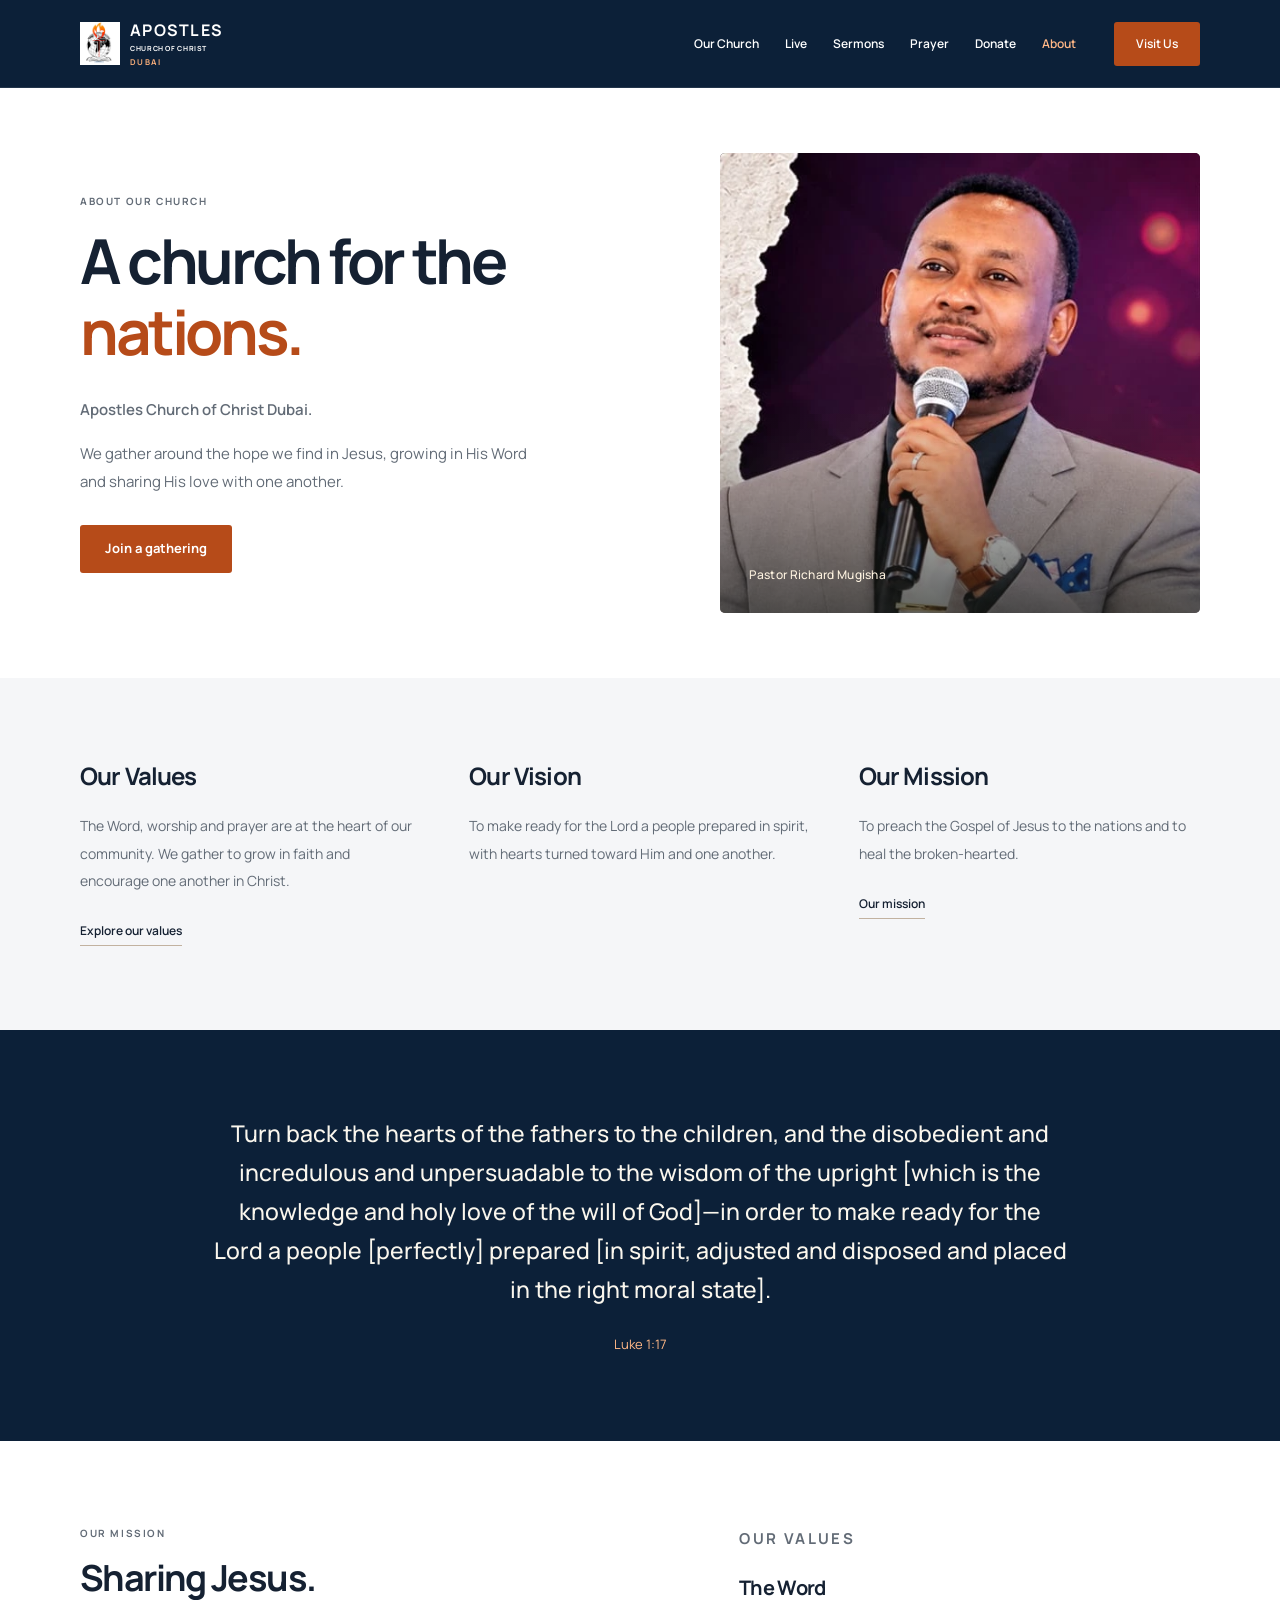
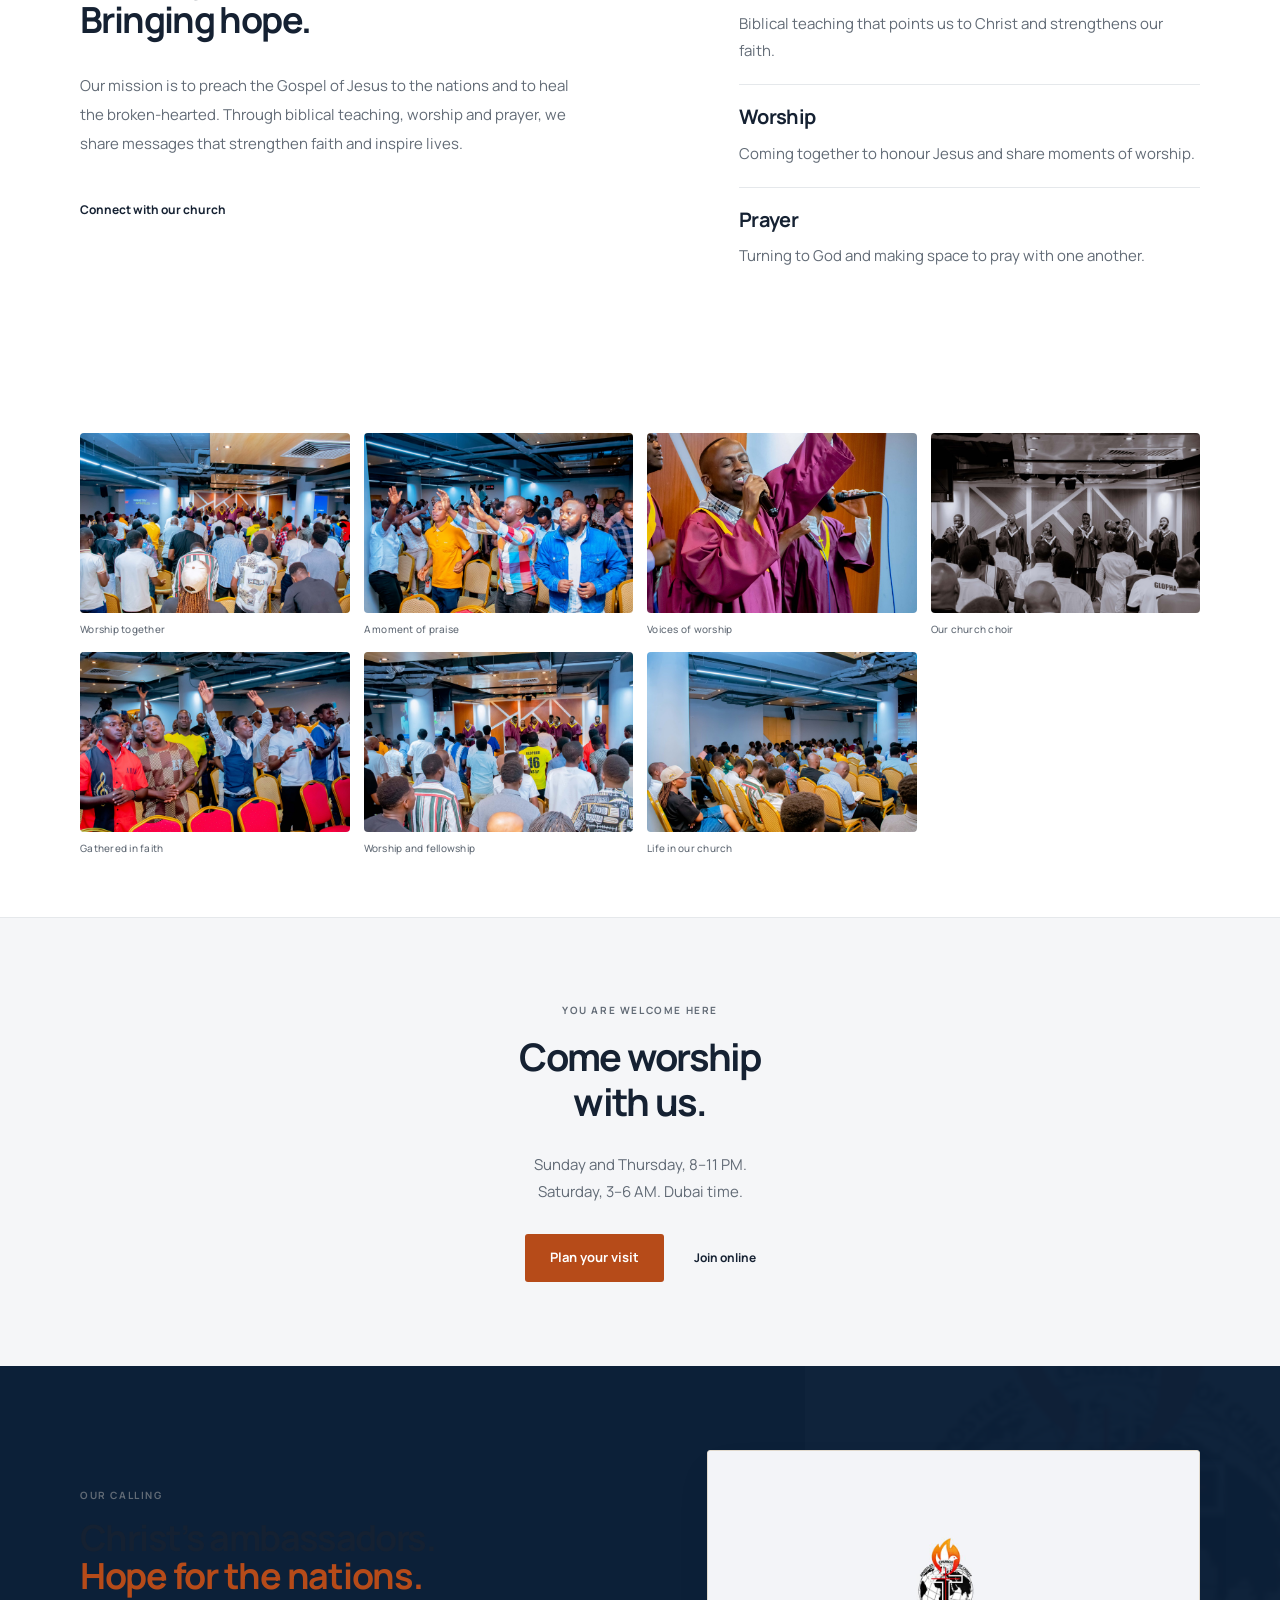
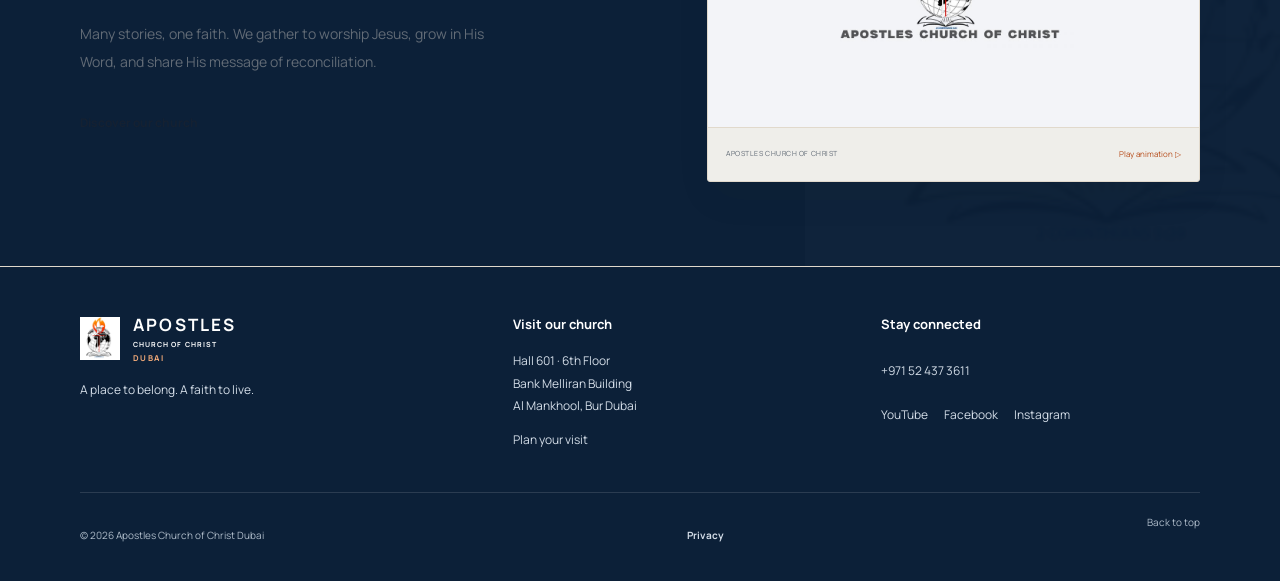
<file: about.html>
<!doctype html>
<html lang="en"><head><meta charset="utf-8"><meta name="viewport" content="width=device-width,initial-scale=1,viewport-fit=cover"><title>About Us — Apostles Church of Christ Dubai</title><meta name="description" content="Meet Apostles Church of Christ Dubai. Our values, mission and vision from Luke 1:17: preparing a people for the Lord."><meta name="theme-color" content="#f9f7f2"><meta property="og:title" content="About Us — Apostles Church of Christ Dubai"><meta property="og:description" content="Meet Apostles Church of Christ Dubai. Our values, mission and vision from Luke 1:17: preparing a people for the Lord."><meta property="og:type" content="website"><link rel="icon" href="assets/logo.png"><link rel="stylesheet" href="assets/fonts.css"><link rel="stylesheet" href="styles.css"><script src="config.js?v=20261105-1" defer></script><script src="live-status.js?v=20261105-1" defer></script><script src="app.js?v=20261105-1" defer></script><script src="schedule.js?v=20261105-1" defer></script><script src="church.js?v=20261105-1" defer></script><script src="gallery.js?v=20261105-1" defer></script><script src="mobile.js?v=20261105-1" defer></script><link rel="stylesheet" href="design.css?v=20261105-1"></head><body id="top" data-page="about"><a class="skip-link" href="#main">Skip to content</a><header class="header"><div class="header-brand"><a class="brand" href="index.html" aria-label="Apostles Church of Christ Dubai home"><img src="assets/logo.png" width="54" height="58" alt="Apostles Church of Christ logo"><span>APOSTLES<span class="brand-small">CHURCH OF CHRIST <b>DUBAI</b></span></span></a></div><button class="menu-toggle" aria-controls="navigation" aria-expanded="false" aria-label="Open menu"><span></span><span></span></button><nav id="navigation" aria-label="Main navigation"><a href="index.html">Our Church</a><a href="live.html">Live</a><a href="sermons.html">Sermons</a><a href="prayer.html">Prayer</a><a href="donate.html">Donate</a><a href="about.html" aria-current="page">About</a><a href="visit.html" class="nav-visit">Visit Us</a></nav></header><main id="main"><section class="about-editorial wrap"><div class="about-editorial-copy"><p class="eyebrow" data-reveal>ABOUT OUR CHURCH</p><h1 data-reveal>A church for the <span>nations.</span></h1><p class="about-editorial-lead" data-reveal>Apostles Church of Christ Dubai.</p><p data-reveal>We gather around the hope we find in Jesus, growing in His Word and sharing His love with one another.</p><div class="actions" data-reveal><a class="button" href="visit.html">Join a gathering</a></div></div><figure class="about-editorial-photo" data-reveal><picture class="responsive-photo"><source media="(max-width: 767px)" type="image/webp" srcset="assets/mobile/pastor-360.webp 360w, assets/mobile/pastor-529.webp 529w" sizes="calc(100vw - 36px)"><img src="assets/pastor.webp" alt="Pastor Richard Mugisha" width="529" height="659" fetchpriority="high"></source></picture><figcaption>Pastor Richard Mugisha</figcaption></figure></section>
    <section class="church-foundations section" id="our-foundations"><div class="wrap foundations-grid"><article data-reveal><h2>Our Values</h2><p>The Word, worship and prayer are at the heart of our community. We gather to grow in faith and encourage one another in Christ.</p><a class="foundation-link" href="#our-values">Explore our values</a></article><article data-reveal><h2>Our Vision</h2><p>To make ready for the Lord a people prepared in spirit, with hearts turned toward Him and one another.</p></article><article data-reveal><h2>Our Mission</h2><p>To preach the Gospel of Jesus to the nations and to heal the broken-hearted.</p><a class="foundation-link" href="#our-mission">Our mission</a></article></div></section>
    <section class="church-vision section" id="our-vision"><div class="wrap scripture-only"><blockquote>Turn back the hearts of the fathers to the children, and the disobedient and incredulous and unpersuadable to the wisdom of the upright [which is the knowledge and holy love of the will of God]—in order to make ready for the Lord a people [perfectly] prepared [in spirit, adjusted and disposed and placed in the right moral state].</blockquote><p>Luke 1:17</p></div></section><section class="church-purpose section wrap"><div class="church-mission" id="our-mission" data-reveal><p class="eyebrow">OUR MISSION</p><h2>Sharing Jesus.<br>Bringing hope.</h2><p>Our mission is to preach the Gospel of Jesus to the nations and to heal the broken-hearted. Through biblical teaching, worship and prayer, we share messages that strengthen faith and inspire lives.</p><a class="text-link" href="https://www.instagram.com/apostles_church_of_christ/" target="_blank" rel="noopener noreferrer">Connect with our church</a></div><div class="church-values" id="our-values" data-reveal><p class="eyebrow">OUR VALUES</p><article><h3>The Word</h3><p>Biblical teaching that points us to Christ and strengthens our faith.</p></article><article><h3>Worship</h3><p>Coming together to honour Jesus and share moments of worship.</p></article><article><h3>Prayer</h3><p>Turning to God and making space to pray with one another.</p></article></div></section>
    <section class="church-gallery section" id="church-gallery" aria-label="Church photographs. Swipe left or right to explore."><div class="wrap"><div class="gallery-shell" data-gallery><div class="gallery-viewport" id="gallery-viewport" tabindex="0" role="region" aria-label="Church photographs. Swipe left or right to explore."><div class="gallery-track"><div class="gallery-sequence"><figure class="gallery-slide"><picture class="responsive-photo"><source media="(max-width: 767px)" type="image/webp" srcset="assets/mobile/worship-hall-360.webp 360w, assets/mobile/worship-hall-640.webp 640w, assets/mobile/worship-hall-960.webp 960w" sizes="calc(100vw - 36px)"><img src="assets/gallery/worship-hall.jpg" alt="The church congregation worshipping with the choir at the front of the hall" width="1536" height="1024" loading="lazy" decoding="async" draggable="false"></source></picture><figcaption>Worship together</figcaption></figure><figure class="gallery-slide"><picture class="responsive-photo"><source media="(max-width: 767px)" type="image/webp" srcset="assets/mobile/congregation-praise-360.webp 360w, assets/mobile/congregation-praise-640.webp 640w, assets/mobile/congregation-praise-960.webp 960w" sizes="calc(100vw - 36px)"><img src="assets/gallery/congregation-praise.jpg" alt="Members of the congregation worshipping with hands raised" width="1536" height="1024" loading="lazy" decoding="async" draggable="false"></source></picture><figcaption>A moment of praise</figcaption></figure><figure class="gallery-slide gallery-portrait"><picture class="responsive-photo"><source media="(max-width: 767px)" type="image/webp" srcset="assets/mobile/choir-singer-360.webp 360w, assets/mobile/choir-singer-640.webp 640w, assets/mobile/choir-singer-960.webp 960w" sizes="calc(100vw - 36px)"><img src="assets/gallery/choir-singer.jpg" alt="A choir singer holding a microphone and raising his hand during worship" width="1024" height="1536" loading="lazy" decoding="async" draggable="false"></source></picture><figcaption>Voices of worship</figcaption></figure><figure class="gallery-slide"><picture class="responsive-photo"><source media="(max-width: 767px)" type="image/webp" srcset="assets/mobile/choir-monochrome-360.webp 360w, assets/mobile/choir-monochrome-640.webp 640w, assets/mobile/choir-monochrome-960.webp 960w" sizes="calc(100vw - 36px)"><img src="assets/gallery/choir-monochrome.jpg" alt="Black and white photograph of the church choir singing before the congregation" width="1536" height="1024" loading="lazy" decoding="async" draggable="false"></source></picture><figcaption>Our church choir</figcaption></figure><figure class="gallery-slide"><picture class="responsive-photo"><source media="(max-width: 767px)" type="image/webp" srcset="assets/mobile/congregation-worship-360.webp 360w, assets/mobile/congregation-worship-640.webp 640w, assets/mobile/congregation-worship-960.webp 960w" sizes="calc(100vw - 36px)"><img src="assets/gallery/congregation-worship.jpg" alt="The congregation singing and worshipping together" width="1536" height="1024" loading="lazy" decoding="async" draggable="false"></source></picture><figcaption>Gathered in faith</figcaption></figure><figure class="gallery-slide"><picture class="responsive-photo"><source media="(max-width: 767px)" type="image/webp" srcset="assets/mobile/choir-gathering-360.webp 360w, assets/mobile/choir-gathering-640.webp 640w, assets/mobile/choir-gathering-960.webp 960w" sizes="calc(100vw - 36px)"><img src="assets/gallery/choir-gathering.jpg" alt="The choir leading worship in front of the church congregation" width="1536" height="1024" loading="lazy" decoding="async" draggable="false"></source></picture><figcaption>Worship and fellowship</figcaption></figure><figure class="gallery-slide"><picture class="responsive-photo"><source media="(max-width: 767px)" type="image/webp" srcset="assets/mobile/congregation-seated-360.webp 360w, assets/mobile/congregation-seated-640.webp 640w, assets/mobile/congregation-seated-960.webp 960w" sizes="calc(100vw - 36px)"><img src="assets/gallery/congregation-seated.jpg" alt="The congregation seated together during a church gathering" width="1536" height="1024" loading="lazy" decoding="async" draggable="false"></source></picture><figcaption>Life in our church</figcaption></figure></div></div></div></div></div></section>
    <section class="about-invitation section"><div class="wrap"><p class="eyebrow" data-reveal>YOU ARE WELCOME HERE</p><h2 data-reveal>Come worship<br>with us.</h2><p data-reveal>Sunday and Thursday, 8–11 PM.<br>Saturday, 3–6 AM. Dubai time.</p><div class="actions" data-reveal><a class="button" href="visit.html">Plan your visit</a><a class="text-link" href="live.html">Join online</a></div></div></section><section class="identity-section section" id="our-calling"><div class="identity-bg" aria-hidden="true"><img class="rotating-logo" src="assets/logo.png" alt="" width="180" height="192"><div class="orbit orbit-one"></div><div class="orbit orbit-two"></div></div><div class="wrap identity-grid"><div><p class="eyebrow">OUR CALLING</p><h2>Christ’s ambassadors.<br><em>Hope for the nations.</em></h2><p>Many stories, one faith. We gather to worship Jesus, grow in His Word, and share His message of reconciliation.</p><a class="text-link" href="about.html">Discover our church </a></div><div class="identity-video"><video id="brand-loop" data-src="assets/intro.mp4" muted loop autoplay playsinline preload="none" poster="assets/intro-poster.jpg" aria-label="Animated church logo"></video><div class="identity-video-caption"><span>APOSTLES CHURCH OF CHRIST</span><button id="pause-brand" aria-label="Pause logo animation">Pause animation Ⅱ</button></div></div></div></section></main><footer class="footer-new"><div class="wrap"><div class="ref-footer-grid"><div><a class="brand" href="index.html" aria-label="Apostles Church of Christ Dubai home"><img src="assets/logo.png" width="54" height="58" alt="Apostles Church of Christ logo"><span>APOSTLES<span class="brand-small">CHURCH OF CHRIST <b>DUBAI</b></span></span></a><p>A place to belong. A faith to live.</p></div><div><h2>Visit our church</h2><address>Hall 601 · 6th Floor<br>Bank Melliran Building<br>Al Mankhool, Bur Dubai</address><a href="visit.html">Plan your visit</a></div><div><h2>Stay connected</h2><a href="tel:+971524373611">+971 52 437 3611</a><div class="ref-social"><a href="https://www.youtube.com/@Apostleschurchofchristdubai" target="_blank" rel="noopener noreferrer">YouTube</a><a href="https://www.facebook.com/apostlesdubai/" target="_blank" rel="noopener noreferrer">Facebook</a><a href="https://www.instagram.com/apostles_church_of_christ/" target="_blank" rel="noopener noreferrer">Instagram</a></div></div></div><details class="ref-footer-links"><summary>Church links</summary><div><a href="index.html">Our Church</a><a href="live.html">Live</a><a href="sermons.html">Sermons</a><a href="prayer.html">Prayer</a><a href="donate.html">Donate</a><a href="about.html">About</a><a href="visit.html">Visit Us</a></div></details><div class="footer-bottom"><span>© <span id="year">2026</span> Apostles Church of Christ Dubai</span><button class="subtle-link" id="privacy-open">Privacy</button><a href="#top">Back to top</a></div></div></footer><div class="toast" id="toast" role="status" aria-live="polite"></div><dialog id="video-dialog" class="video-dialog" aria-labelledby="video-dialog-title"><div class="dialog-bar"><h2 id="video-dialog-title">Worship Vibe</h2><button class="close-dialog" aria-label="Close video">Close</button></div><div id="dialog-player"></div><p>Having trouble playing? <a href="https://www.youtube.com/watch?v=G9IpNCJlAVc" target="_blank" rel="noopener noreferrer">Watch on YouTube </a></p></dialog><dialog id="privacy-dialog" class="privacy-dialog" aria-labelledby="privacy-title"><div class="dialog-bar"><h2 id="privacy-title">Your privacy</h2><button class="close-dialog" aria-label="Close privacy notice">Close</button></div><p>This website does not use analytics, advertising cookies or accounts. Prayer drafts stay in this page’s memory and are cleared when you leave or reload. They are not sent or stored by this website. A temporary browser-tab flag remembers that you have seen the welcome animation; it contains no personal information.</p><p>A prayer request is shared only when you copy it and choose to send it yourself through the church’s Facebook page. The daily NIV verse connects to Bible Gateway automatically. Any configured donation checkout belongs to its external provider; this website does not process payments.</p><p>When the live API is activated, the Live page checks broadcast availability and can load a public YouTube player automatically, initially muted. Other YouTube players connect when you choose to play. The mobile location map connects to Google only after you select Show our location on the map. YouTube, Facebook and payment providers use their own privacy policies. The church introduction, images and fonts are hosted with this website.</p><p><strong>Church Vision Scripture</strong></p><p>The supplied Luke 1:17 excerpt is from the Amplified Bible, Classic Edition (AMPC). Copyright © 1954, 1958, 1962, 1964, 1965, 1987 by The Lockman Foundation.</p></dialog><noscript><div class="noscript">The video controls and prayer draft need JavaScript. You can still read our church information and visit <a href="https://www.youtube.com/@Apostleschurchofchristdubai">YouTube</a> or <a href="https://www.facebook.com/apostlesdubai/">Facebook</a>.</div></noscript></body></html>
</file>
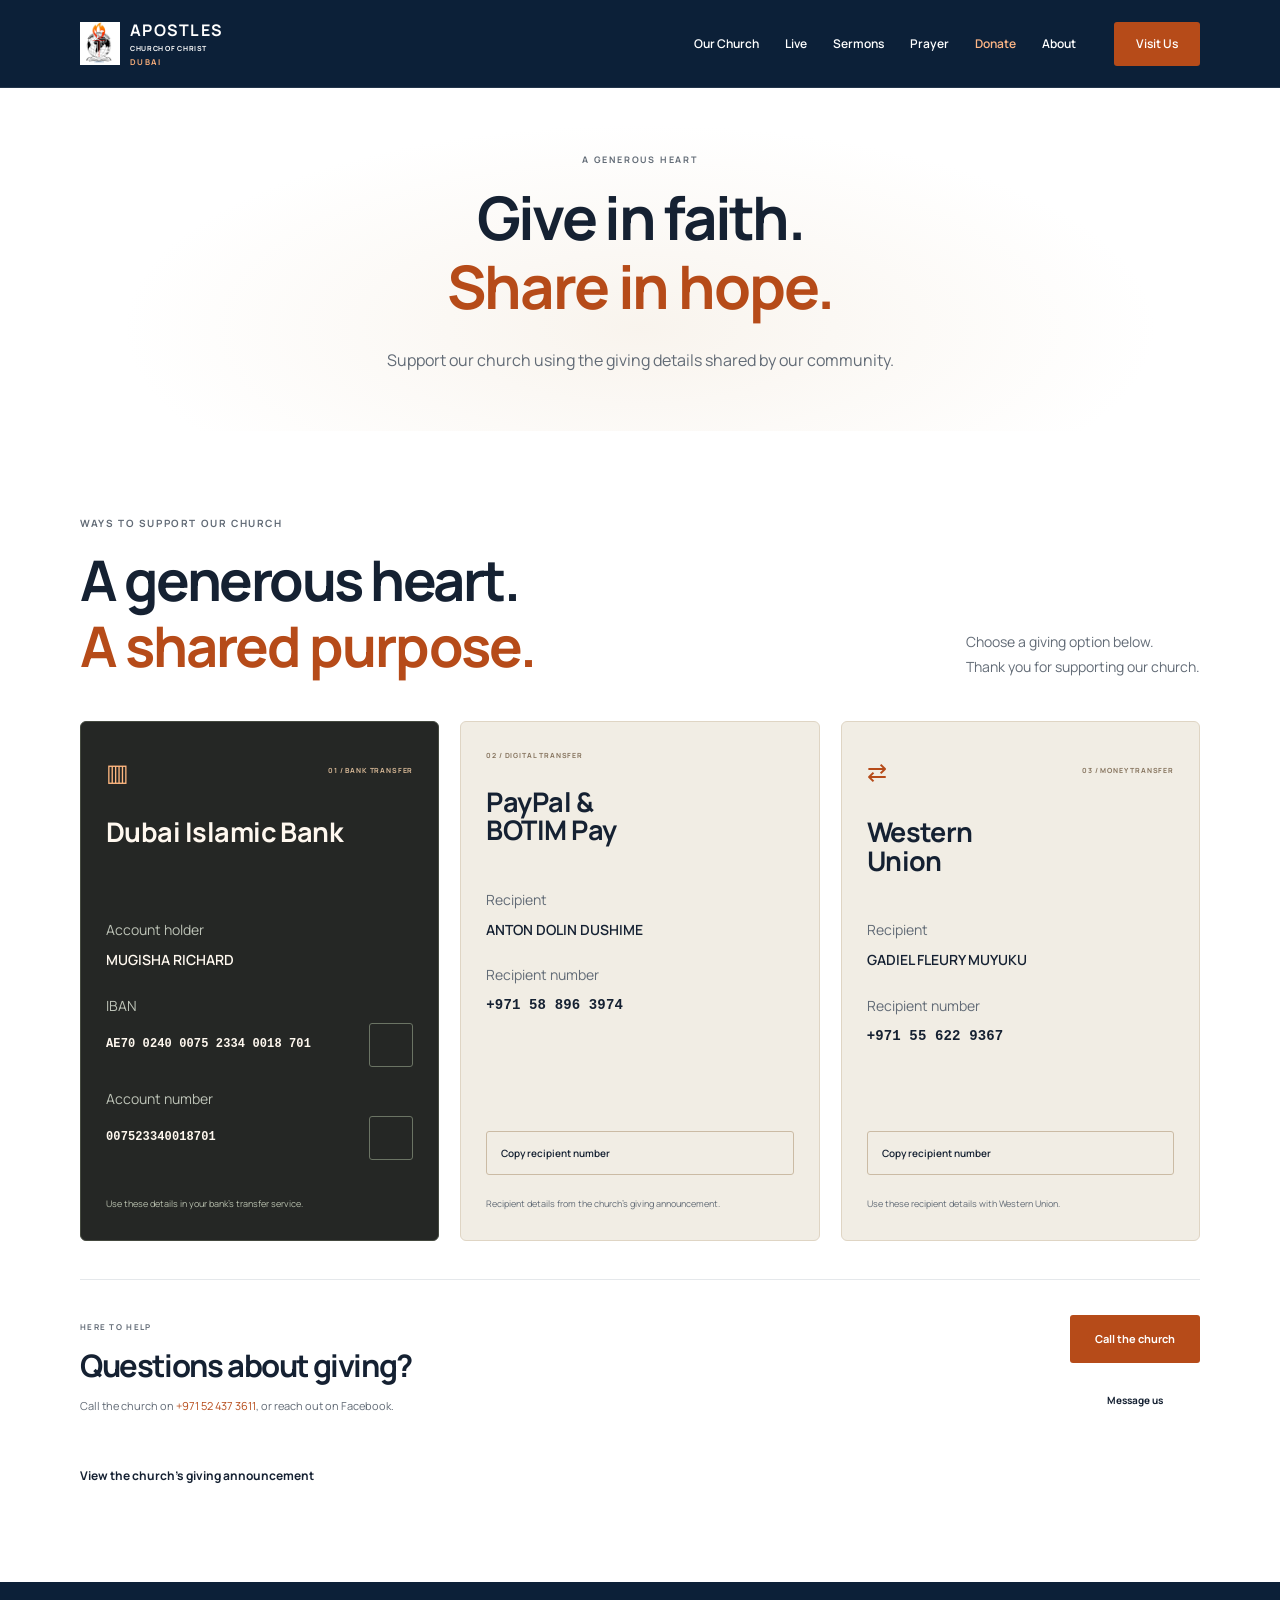
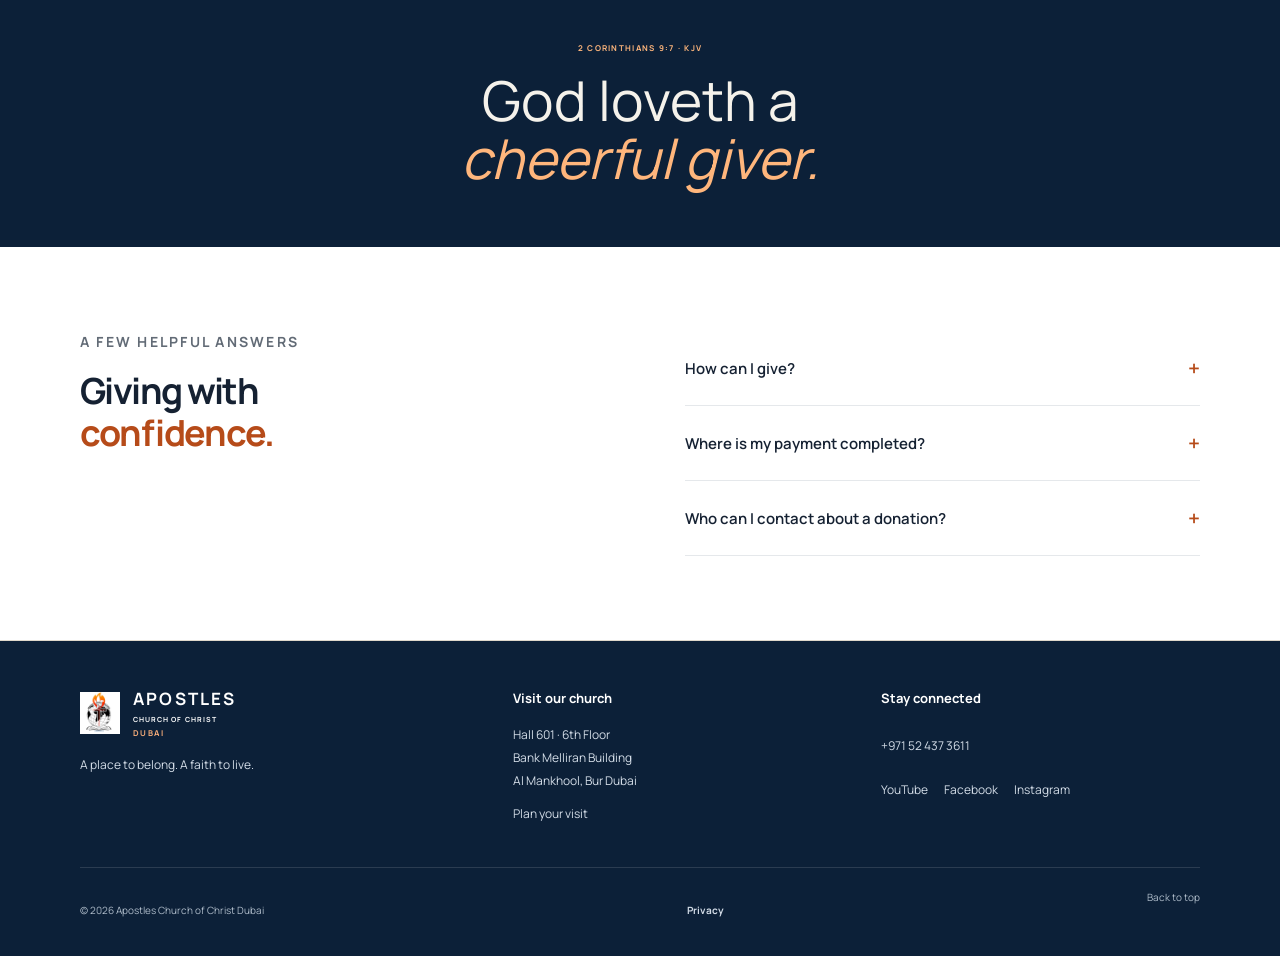
<file: donate.html>
<!doctype html>
<html lang="en"><head><meta charset="utf-8"><meta name="viewport" content="width=device-width,initial-scale=1,viewport-fit=cover"><title>Giving — Apostles Church of Christ Dubai</title><meta name="description" content="Find bank transfer, PayPal, BOTIM Pay and Western Union giving details for Apostles Church of Christ Dubai."><meta name="theme-color" content="#f9f7f2"><meta property="og:title" content="Giving — Apostles Church of Christ Dubai"><meta property="og:description" content="Find bank transfer, PayPal, BOTIM Pay and Western Union giving details for Apostles Church of Christ Dubai."><meta property="og:type" content="website"><link rel="icon" href="assets/logo.png"><link rel="stylesheet" href="assets/fonts.css"><link rel="stylesheet" href="styles.css"><script src="config.js?v=20261105-1" defer></script><script src="live-status.js?v=20261105-1" defer></script><script src="app.js?v=20261105-1" defer></script><script src="schedule.js?v=20261105-1" defer></script><script src="church.js?v=20261105-1" defer></script><script src="gallery.js?v=20261105-1" defer></script><script src="mobile.js?v=20261105-1" defer></script><link rel="stylesheet" href="design.css?v=20261105-1"></head><body id="top" data-page="donate"><a class="skip-link" href="#main">Skip to content</a><header class="header"><div class="header-brand"><a class="brand" href="index.html" aria-label="Apostles Church of Christ Dubai home"><img src="assets/logo.png" width="54" height="58" alt="Apostles Church of Christ logo"><span>APOSTLES<span class="brand-small">CHURCH OF CHRIST <b>DUBAI</b></span></span></a></div><button class="menu-toggle" aria-controls="navigation" aria-expanded="false" aria-label="Open menu"><span></span><span></span></button><nav id="navigation" aria-label="Main navigation"><a href="index.html">Our Church</a><a href="live.html">Live</a><a href="sermons.html">Sermons</a><a href="prayer.html">Prayer</a><a href="donate.html" aria-current="page">Donate</a><a href="about.html">About</a><a href="visit.html" class="nav-visit">Visit Us</a></nav></header><main id="main"><section class="page-intro wrap"><p class="eyebrow">A GENEROUS HEART</p><h1>Give in faith.<br><em>Share in hope.</em></h1><p class="page-description">Support our church using the giving details shared by our community.</p></section><section class="giving-accounts wrap section" id="giving-options">
  <div class="section-heading"><div><p class="eyebrow">WAYS TO SUPPORT OUR CHURCH</p><h2>A generous heart.<br><em>A shared purpose.</em></h2></div><p>Choose a giving option below.<br>Thank you for supporting our church.</p></div>
  <div class="giving-accounts-grid">
    <article class="giving-account bank-account"><div class="account-heading"><span class="account-symbol" aria-hidden="true">▥</span><span class="account-type">01 / BANK TRANSFER</span></div><h3>Dubai Islamic Bank</h3><dl class="account-details"><div><dt>Account holder</dt><dd>MUGISHA RICHARD</dd></div><div class="copy-field"><dt>IBAN</dt><dd><span class="account-value">AE70 0240 0075 2334 0018 701</span><button type="button" class="copy-detail" data-copy="AE700240007523340018701" data-copy-label="IBAN" aria-label="Copy IBAN"></button></dd></div><div class="copy-field"><dt>Account number</dt><dd><span class="account-value">007523340018701</span><button type="button" class="copy-detail" data-copy="007523340018701" data-copy-label="Account number" aria-label="Copy bank account number"></button></dd></div></dl><p class="account-note">Use these details in your bank’s transfer service.</p></article>
    <article class="giving-account"><div class="account-heading"><span class="account-type">02 / DIGITAL TRANSFER</span></div><h3>PayPal &amp;<br>BOTIM Pay</h3><dl class="account-details"><div><dt>Recipient</dt><dd>ANTON DOLIN DUSHIME</dd></div><div><dt>Recipient number</dt><dd class="account-value">+971 58 896 3974</dd></div></dl><button type="button" class="copy-account-button" data-copy="+971588963974" data-copy-label="PayPal / BOTIM recipient number">Copy recipient number </button><p class="account-note">Recipient details from the church’s giving announcement.</p></article>
    <article class="giving-account"><div class="account-heading"><span class="account-symbol" aria-hidden="true">⇄</span><span class="account-type">03 / MONEY TRANSFER</span></div><h3>Western<br>Union</h3><dl class="account-details"><div><dt>Recipient</dt><dd>GADIEL FLEURY MUYUKU</dd></div><div><dt>Recipient number</dt><dd class="account-value">+971 55 622 9367</dd></div></dl><button type="button" class="copy-account-button" data-copy="+971556229367" data-copy-label="Western Union recipient number">Copy recipient number </button><p class="account-note">Use these recipient details with Western Union.</p></article>
  </div>
  <div id="giving-unavailable" class="giving-support"><div><p class="eyebrow">HERE TO HELP</p><h3>Questions about giving?</h3><p>Call the church on <a href="tel:+971524373611">+971 52 437 3611</a>, or reach out on Facebook.</p></div><div class="giving-support-actions"><a class="button" href="tel:+971524373611">Call the church </a><a class="text-link" id="giving-contact" href="https://www.facebook.com/apostlesdubai/" target="_blank" rel="noopener noreferrer">Message us </a></div></div>
  <div id="giving-ready" class="giving-extra" hidden><p>Give through our online payment provider.</p><a id="giving-checkout" class="button" target="_blank" rel="noopener noreferrer">Continue to giving </a></div>
  <a class="announcement-link text-link" href="assets/giving-announcement.jpg" target="_blank" rel="noopener noreferrer">View the church’s giving announcement </a>
</section>
<section class="giving-quote"><div class="wrap"><p class="eyebrow">2 CORINTHIANS 9:7 · KJV</p><blockquote>God loveth a<br><em>cheerful giver.</em></blockquote></div></section>
<section class="wrap section giving-faq"><div><p class="eyebrow">A FEW HELPFUL ANSWERS</p><h2>Giving with<br><em>confidence.</em></h2></div><div><details><summary>How can I give?</summary><p>Use the account or recipient details above with your bank, PayPal, BOTIM Pay or Western Union. Contact the church if you need help.</p></details><details><summary>Where is my payment completed?</summary><p>You complete your donation with your bank or payment service. The website shares the church’s giving details and does not take payment information.</p></details><details><summary>Who can I contact about a donation?</summary><p>Call <a href="tel:+971524373611">+971 52 437 3611</a> or message the church’s official Facebook page.</p></details></div></section>
</main><footer class="footer-new"><div class="wrap"><div class="ref-footer-grid"><div><a class="brand" href="index.html" aria-label="Apostles Church of Christ Dubai home"><img src="assets/logo.png" width="54" height="58" alt="Apostles Church of Christ logo"><span>APOSTLES<span class="brand-small">CHURCH OF CHRIST <b>DUBAI</b></span></span></a><p>A place to belong. A faith to live.</p></div><div><h2>Visit our church</h2><address>Hall 601 · 6th Floor<br>Bank Melliran Building<br>Al Mankhool, Bur Dubai</address><a href="visit.html">Plan your visit</a></div><div><h2>Stay connected</h2><a href="tel:+971524373611">+971 52 437 3611</a><div class="ref-social"><a href="https://www.youtube.com/@Apostleschurchofchristdubai" target="_blank" rel="noopener noreferrer">YouTube</a><a href="https://www.facebook.com/apostlesdubai/" target="_blank" rel="noopener noreferrer">Facebook</a><a href="https://www.instagram.com/apostles_church_of_christ/" target="_blank" rel="noopener noreferrer">Instagram</a></div></div></div><details class="ref-footer-links"><summary>Church links</summary><div><a href="index.html">Our Church</a><a href="live.html">Live</a><a href="sermons.html">Sermons</a><a href="prayer.html">Prayer</a><a href="donate.html">Donate</a><a href="about.html">About</a><a href="visit.html">Visit Us</a></div></details><div class="footer-bottom"><span>© <span id="year">2026</span> Apostles Church of Christ Dubai</span><button class="subtle-link" id="privacy-open">Privacy</button><a href="#top">Back to top</a></div></div></footer><div class="toast" id="toast" role="status" aria-live="polite"></div><dialog id="video-dialog" class="video-dialog" aria-labelledby="video-dialog-title"><div class="dialog-bar"><h2 id="video-dialog-title">Worship Vibe</h2><button class="close-dialog" aria-label="Close video">Close</button></div><div id="dialog-player"></div><p>Having trouble playing? <a href="https://www.youtube.com/watch?v=G9IpNCJlAVc" target="_blank" rel="noopener noreferrer">Watch on YouTube </a></p></dialog><dialog id="privacy-dialog" class="privacy-dialog" aria-labelledby="privacy-title"><div class="dialog-bar"><h2 id="privacy-title">Your privacy</h2><button class="close-dialog" aria-label="Close privacy notice">Close</button></div><p>This website does not use analytics, advertising cookies or accounts. Prayer drafts stay in this page’s memory and are cleared when you leave or reload. They are not sent or stored by this website. A temporary browser-tab flag remembers that you have seen the welcome animation; it contains no personal information.</p><p>A prayer request is shared only when you copy it and choose to send it yourself through the church’s Facebook page. The daily NIV verse connects to Bible Gateway automatically. Any configured donation checkout belongs to its external provider; this website does not process payments.</p><p>When the live API is activated, the Live page checks broadcast availability and can load a public YouTube player automatically, initially muted. Other YouTube players connect when you choose to play. The mobile location map connects to Google only after you select Show our location on the map. YouTube, Facebook and payment providers use their own privacy policies. The church introduction, images and fonts are hosted with this website.</p></dialog><noscript><div class="noscript">The video controls and prayer draft need JavaScript. You can still read our church information and visit <a href="https://www.youtube.com/@Apostleschurchofchristdubai">YouTube</a> or <a href="https://www.facebook.com/apostlesdubai/">Facebook</a>.</div></noscript></body></html>
</file>
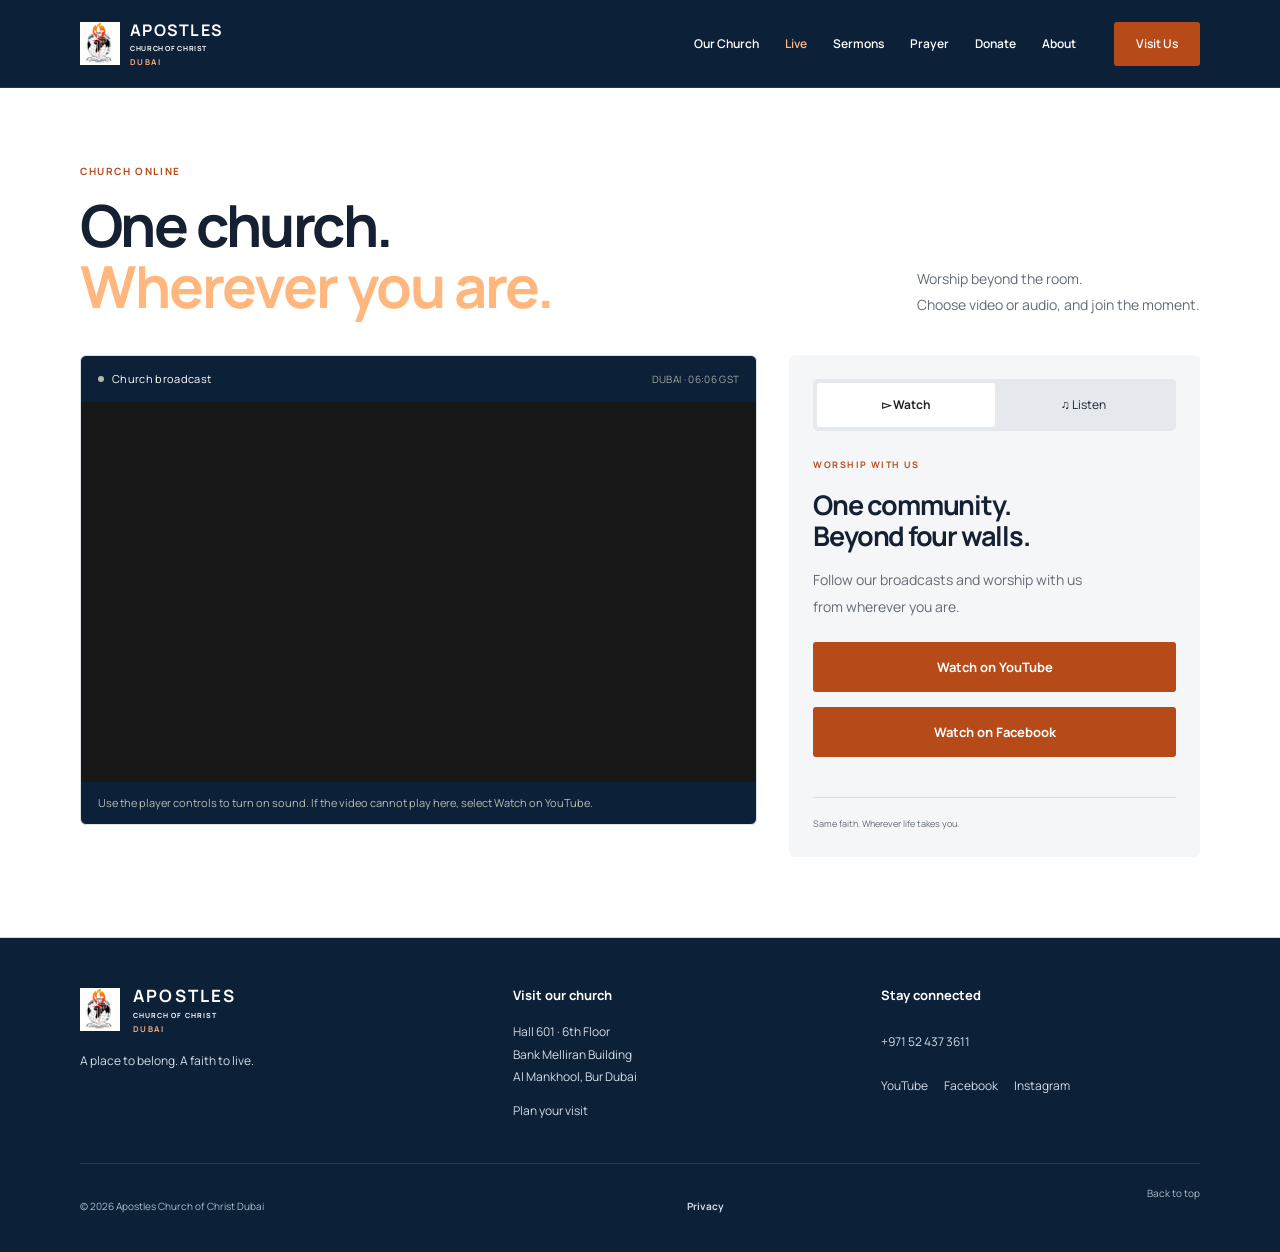
<file: live.html>
<!doctype html>
<html lang="en"><head><meta charset="utf-8"><meta name="viewport" content="width=device-width,initial-scale=1,viewport-fit=cover"><title>Church Online — Apostles Church of Christ Dubai</title><meta name="description" content="Watch our church broadcasts, listen to available audio, and explore worship and messages from Apostles Church of Christ Dubai."><meta name="theme-color" content="#f9f7f2"><meta property="og:title" content="Church Online — Apostles Church of Christ Dubai"><meta property="og:description" content="Watch our church broadcasts, listen to available audio, and explore worship and messages from Apostles Church of Christ Dubai."><meta property="og:type" content="website"><link rel="icon" href="assets/logo.png"><link rel="stylesheet" href="assets/fonts.css"><link rel="stylesheet" href="styles.css"><script src="config.js?v=20261105-1" defer></script><script src="assets/hls.min.js?v=20261105-1" defer></script><script src="live-status.js?v=20261105-1" defer></script><script src="app.js?v=20261105-1" defer></script><script src="schedule.js?v=20261105-1" defer></script><script src="church.js?v=20261105-1" defer></script><script src="gallery.js?v=20261105-1" defer></script><script src="mobile.js?v=20261105-1" defer></script><link rel="stylesheet" href="design.css?v=20261105-1"></head><body id="top" data-page="live"><a class="skip-link" href="#main">Skip to content</a><header class="header"><div class="header-brand"><a class="brand" href="index.html" aria-label="Apostles Church of Christ Dubai home"><img src="assets/logo.png" width="54" height="58" alt="Apostles Church of Christ logo"><span>APOSTLES<span class="brand-small">CHURCH OF CHRIST <b>DUBAI</b></span></span></a></div><button class="menu-toggle" aria-controls="navigation" aria-expanded="false" aria-label="Open menu"><span></span><span></span></button><nav id="navigation" aria-label="Main navigation"><a href="index.html">Our Church</a><a href="live.html" aria-current="page">Live</a><a href="sermons.html">Sermons</a><a href="prayer.html">Prayer</a><a href="donate.html">Donate</a><a href="about.html">About</a><a href="visit.html" class="nav-visit">Visit Us</a></nav></header><main id="main"><section class="online section" id="live"><div class="wrap"><div class="section-heading"><div><p class="eyebrow"><span class="desktop-copy">CHURCH ONLINE</span><span class="mobile-copy">LIVE · CHURCH ONLINE</span></p><h1><span class="desktop-copy">One church.<br><em>Wherever you are.</em></span><span class="mobile-copy">Worship with us from anywhere.</span></h1></div><p>Worship beyond the room.<br>Choose video or audio, and join the moment.</p></div><div class="online-grid"><div class="screen"><div class="screen-top"><span class="status-dot"></span><span id="broadcast-status">Church online</span><span class="screen-time">DUBAI · <time id="dubai-time">GST</time></span></div><div id="player-area" class="player-area"><img src="assets/intro-poster.jpg" alt="Apostles Church of Christ video introduction" width="1280" height="720"><button class="intro-play" id="intro-play" aria-label="Play the church introduction"><span aria-hidden="true">▶</span><small>MEET OUR CHURCH</small></button></div><div id="player-notice" class="player-notice" role="status">Explore our church introduction, or visit our YouTube channel for broadcasts.</div></div><div class="mobile-only mobile-live-links"><a href="https://www.youtube.com/@Apostleschurchofchristdubai/live" target="_blank" rel="noopener noreferrer">YouTube</a><a href="https://www.facebook.com/apostlesdubai/" target="_blank" rel="noopener noreferrer">Facebook</a><a class="mobile-restream" href="https://restream.io/" target="_blank" rel="noopener noreferrer" aria-label="Restream streaming platform">Restream</a></div><div class="online-side"><div class="mode-switch" role="tablist" aria-label="Broadcast mode"><button id="watch-tab" role="tab" aria-selected="true" aria-controls="watch-panel">▻ Watch</button><button id="listen-tab" role="tab" aria-selected="false" aria-controls="listen-panel" tabindex="-1">♫ Listen</button></div><div id="watch-panel" role="tabpanel" aria-labelledby="watch-tab"><p class="eyebrow muted">WORSHIP WITH US</p><h3>One community.<br>Beyond four walls.</h3><p>Follow our broadcasts and worship with us from wherever you are.</p><button class="button" id="watch-live">Watch on YouTube </button><a class="button facebook-live" href="https://www.facebook.com/apostlesdubai/" target="_blank" rel="noopener noreferrer">Watch on Facebook </a></div><div id="listen-panel" role="tabpanel" aria-labelledby="listen-tab" hidden><p class="eyebrow muted">TAKE THE WORD WITH YOU</p><h3>More faith.<br>Less data.</h3><p id="audio-description">Audio broadcasts will appear here when available. In the meantime, explore our worship videos.</p><audio id="live-audio" controls preload="none" hidden aria-label="Audio broadcast"></audio><button class="button" id="audio-start" hidden>Start listening <span>♫</span></button><a class="subtle-link" href="index.html#messages">Explore messages </a></div><div class="online-footnote"> Same faith. Wherever life takes you.</div></div></div></div></section></main><footer class="footer-new"><div class="wrap"><div class="ref-footer-grid"><div><a class="brand" href="index.html" aria-label="Apostles Church of Christ Dubai home"><img src="assets/logo.png" width="54" height="58" alt="Apostles Church of Christ logo"><span>APOSTLES<span class="brand-small">CHURCH OF CHRIST <b>DUBAI</b></span></span></a><p>A place to belong. A faith to live.</p></div><div><h2>Visit our church</h2><address>Hall 601 · 6th Floor<br>Bank Melliran Building<br>Al Mankhool, Bur Dubai</address><a href="visit.html">Plan your visit</a></div><div><h2>Stay connected</h2><a href="tel:+971524373611">+971 52 437 3611</a><div class="ref-social"><a href="https://www.youtube.com/@Apostleschurchofchristdubai" target="_blank" rel="noopener noreferrer">YouTube</a><a href="https://www.facebook.com/apostlesdubai/" target="_blank" rel="noopener noreferrer">Facebook</a><a href="https://www.instagram.com/apostles_church_of_christ/" target="_blank" rel="noopener noreferrer">Instagram</a></div></div></div><details class="ref-footer-links"><summary>Church links</summary><div><a href="index.html">Our Church</a><a href="live.html">Live</a><a href="sermons.html">Sermons</a><a href="prayer.html">Prayer</a><a href="donate.html">Donate</a><a href="about.html">About</a><a href="visit.html">Visit Us</a></div></details><div class="footer-bottom"><span>© <span id="year">2026</span> Apostles Church of Christ Dubai</span><button class="subtle-link" id="privacy-open">Privacy</button><a href="#top">Back to top</a></div></div></footer><div class="toast" id="toast" role="status" aria-live="polite"></div><dialog id="video-dialog" class="video-dialog" aria-labelledby="video-dialog-title"><div class="dialog-bar"><h2 id="video-dialog-title">Worship Vibe</h2><button class="close-dialog" aria-label="Close video">Close</button></div><div id="dialog-player"></div><p>Having trouble playing? <a href="https://www.youtube.com/watch?v=G9IpNCJlAVc" target="_blank" rel="noopener noreferrer">Watch on YouTube </a></p></dialog><dialog id="privacy-dialog" class="privacy-dialog" aria-labelledby="privacy-title"><div class="dialog-bar"><h2 id="privacy-title">Your privacy</h2><button class="close-dialog" aria-label="Close privacy notice">Close</button></div><p>This website does not use analytics, advertising cookies or accounts. Prayer drafts stay in this page’s memory and are cleared when you leave or reload. They are not sent or stored by this website. A temporary browser-tab flag remembers that you have seen the welcome animation; it contains no personal information.</p><p>A prayer request is shared only when you copy it and choose to send it yourself through the church’s Facebook page. The daily NIV verse connects to Bible Gateway automatically. Any configured donation checkout belongs to its external provider; this website does not process payments.</p><p>When the live API is activated, the Live page checks broadcast availability and can load a public YouTube player automatically, initially muted. Other YouTube players connect when you choose to play. The mobile location map connects to Google only after you select Show our location on the map. YouTube, Facebook and payment providers use their own privacy policies. The church introduction, images and fonts are hosted with this website.</p></dialog><noscript><div class="noscript">The video controls and prayer draft need JavaScript. You can still read our church information and visit <a href="https://www.youtube.com/@Apostleschurchofchristdubai">YouTube</a> or <a href="https://www.facebook.com/apostlesdubai/">Facebook</a>.</div></noscript></body></html>
</file>
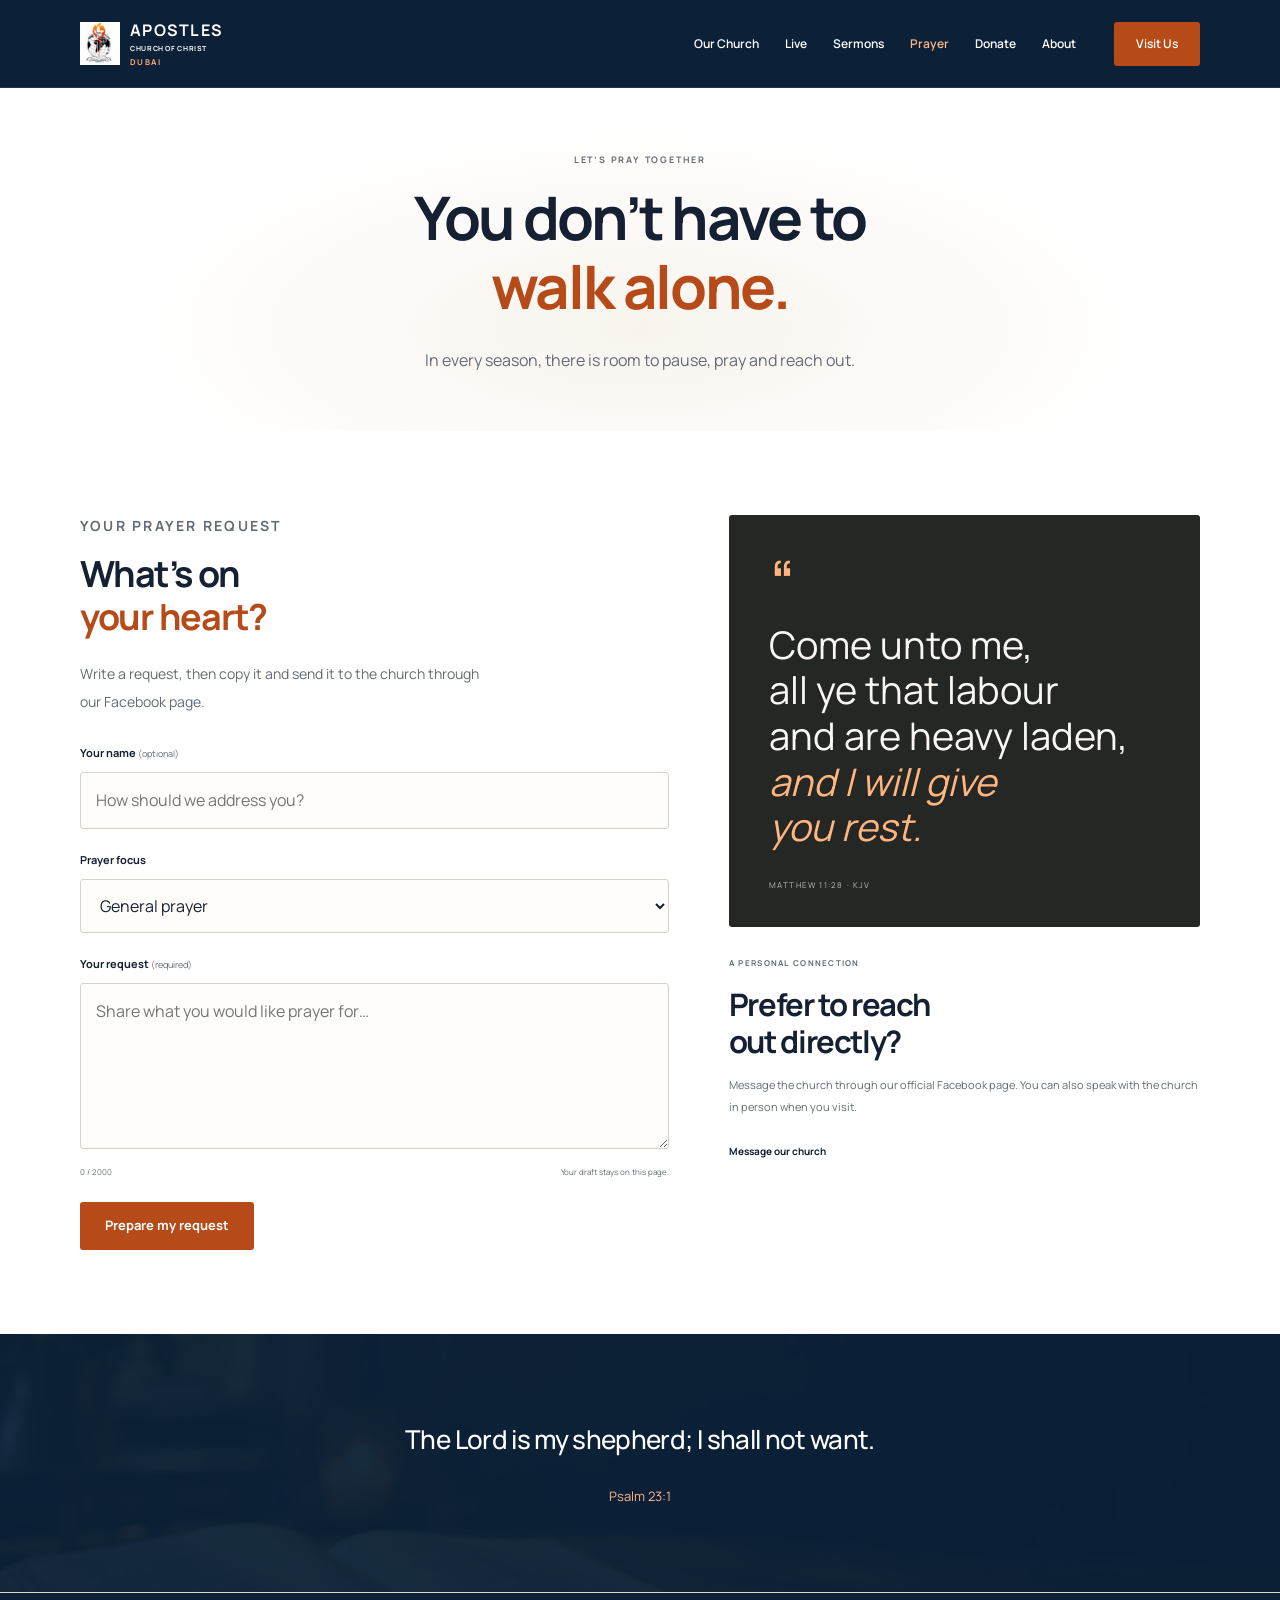
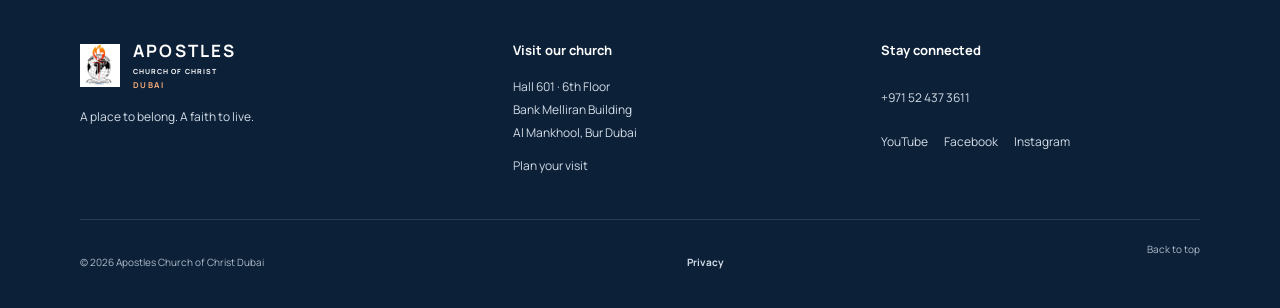
<file: prayer.html>
<!doctype html>
<html lang="en"><head><meta charset="utf-8"><meta name="viewport" content="width=device-width,initial-scale=1,viewport-fit=cover"><title>Prayer — Apostles Church of Christ Dubai</title><meta name="description" content="Prepare a prayer request or contact Apostles Church of Christ Dubai through our official Facebook page."><meta name="theme-color" content="#f9f7f2"><meta property="og:title" content="Prayer — Apostles Church of Christ Dubai"><meta property="og:description" content="Prepare a prayer request or contact Apostles Church of Christ Dubai through our official Facebook page."><meta property="og:type" content="website"><link rel="icon" href="assets/logo.png"><link rel="stylesheet" href="assets/fonts.css"><link rel="stylesheet" href="styles.css"><script src="config.js?v=20261105-1" defer></script><script src="live-status.js?v=20261105-1" defer></script><script src="app.js?v=20261105-1" defer></script><script src="schedule.js?v=20261105-1" defer></script><script src="church.js?v=20261105-1" defer></script><script src="gallery.js?v=20261105-1" defer></script><script src="mobile.js?v=20261105-1" defer></script><link rel="stylesheet" href="design.css?v=20261105-1"></head><body id="top" data-page="prayer"><a class="skip-link" href="#main">Skip to content</a><header class="header"><div class="header-brand"><a class="brand" href="index.html" aria-label="Apostles Church of Christ Dubai home"><img src="assets/logo.png" width="54" height="58" alt="Apostles Church of Christ logo"><span>APOSTLES<span class="brand-small">CHURCH OF CHRIST <b>DUBAI</b></span></span></a></div><button class="menu-toggle" aria-controls="navigation" aria-expanded="false" aria-label="Open menu"><span></span><span></span></button><nav id="navigation" aria-label="Main navigation"><a href="index.html">Our Church</a><a href="live.html">Live</a><a href="sermons.html">Sermons</a><a href="prayer.html" aria-current="page">Prayer</a><a href="donate.html">Donate</a><a href="about.html">About</a><a href="visit.html" class="nav-visit">Visit Us</a></nav></header><main id="main"><section class="page-intro wrap"><p class="eyebrow">LET’S PRAY TOGETHER</p><h1>You don’t have to<br><em>walk alone.</em></h1><p class="page-description">In every season, there is room to pause, pray and reach out.</p></section><section class="prayer-layout wrap section"><div class="prayer-editor"><p class="eyebrow">YOUR PRAYER REQUEST</p><h2>What’s on<br><em>your heart?</em></h2><p class="form-intro">Write a request, then copy it and send it to the church through our Facebook page.</p><form id="prayer-form"><label for="prayer-name">Your name <span>(optional)</span></label><input id="prayer-name" name="name" maxlength="100" autocomplete="given-name" placeholder="How should we address you?"><label for="prayer-topic">Prayer focus</label><select id="prayer-topic" name="topic"><option>General prayer</option><option>Family &amp; relationships</option><option>Health &amp; healing</option><option>Guidance &amp; decisions</option><option>Thanksgiving</option><option>Other</option></select><label for="prayer-message">Your request <span>(required)</span></label><textarea id="prayer-message" name="message" rows="5" maxlength="2000" required placeholder="Share what you would like prayer for…"></textarea><div class="form-footer"><span id="prayer-count">0 / 2000</span><span>Your draft stays on this page.</span></div><button class="button" type="submit">Prepare my request </button></form><div id="prayer-preview" class="prayer-preview" hidden><p class="eyebrow">READY TO SHARE</p><h3>Your prayer request</h3><p id="prayer-draft"></p><button id="copy-prayer" class="button">Copy request </button><a id="prayer-send" class="text-link" href="https://www.facebook.com/apostlesdubai/" target="_blank" rel="noopener noreferrer">Open church Facebook page </a><p class="sharing-note">Paste your request into a message and send it yourself. Preparing or copying a request does not send it to the church.</p></div></div><aside class="prayer-aside"><div class="prayer-verse"><span aria-hidden="true">“</span><blockquote>Come unto me,<br>all ye that labour<br>and are heavy laden,<br><em>and I will give<br>you rest.</em></blockquote><p>MATTHEW 11:28 · KJV</p></div><div class="prayer-direct"><p class="eyebrow">A PERSONAL CONNECTION</p><h3>Prefer to reach<br>out directly?</h3><p>Message the church through our official Facebook page. You can also speak with the church in person when you visit.</p><a class="text-link" href="https://www.facebook.com/apostlesdubai/" target="_blank" rel="noopener noreferrer">Message our church </a></div></aside></section><section class="daily-verse-section section" id="daily-verse"><img class="daily-verse-bg" src="assets/bible-background-v4.webp" alt="" width="1672" height="941" loading="lazy"><div class="verse-shade"></div><div class="wrap verse-content"><div class="verse-reading" data-reveal><blockquote id="daily-verse-text">The Lord is my shepherd; I shall not want.</blockquote><p id="daily-verse-reference">Psalm 23:1</p></div></div></section></main><footer class="footer-new"><div class="wrap"><div class="ref-footer-grid"><div><a class="brand" href="index.html" aria-label="Apostles Church of Christ Dubai home"><img src="assets/logo.png" width="54" height="58" alt="Apostles Church of Christ logo"><span>APOSTLES<span class="brand-small">CHURCH OF CHRIST <b>DUBAI</b></span></span></a><p>A place to belong. A faith to live.</p></div><div><h2>Visit our church</h2><address>Hall 601 · 6th Floor<br>Bank Melliran Building<br>Al Mankhool, Bur Dubai</address><a href="visit.html">Plan your visit</a></div><div><h2>Stay connected</h2><a href="tel:+971524373611">+971 52 437 3611</a><div class="ref-social"><a href="https://www.youtube.com/@Apostleschurchofchristdubai" target="_blank" rel="noopener noreferrer">YouTube</a><a href="https://www.facebook.com/apostlesdubai/" target="_blank" rel="noopener noreferrer">Facebook</a><a href="https://www.instagram.com/apostles_church_of_christ/" target="_blank" rel="noopener noreferrer">Instagram</a></div></div></div><details class="ref-footer-links"><summary>Church links</summary><div><a href="index.html">Our Church</a><a href="live.html">Live</a><a href="sermons.html">Sermons</a><a href="prayer.html">Prayer</a><a href="donate.html">Donate</a><a href="about.html">About</a><a href="visit.html">Visit Us</a></div></details><div class="footer-bottom"><span>© <span id="year">2026</span> Apostles Church of Christ Dubai</span><button class="subtle-link" id="privacy-open">Privacy</button><a href="#top">Back to top</a></div></div></footer><div class="toast" id="toast" role="status" aria-live="polite"></div><dialog id="video-dialog" class="video-dialog" aria-labelledby="video-dialog-title"><div class="dialog-bar"><h2 id="video-dialog-title">Worship Vibe</h2><button class="close-dialog" aria-label="Close video">Close</button></div><div id="dialog-player"></div><p>Having trouble playing? <a href="https://www.youtube.com/watch?v=G9IpNCJlAVc" target="_blank" rel="noopener noreferrer">Watch on YouTube </a></p></dialog><dialog id="privacy-dialog" class="privacy-dialog" aria-labelledby="privacy-title"><div class="dialog-bar"><h2 id="privacy-title">Your privacy</h2><button class="close-dialog" aria-label="Close privacy notice">Close</button></div><p>This website does not use analytics, advertising cookies or accounts. Prayer drafts stay in this page’s memory and are cleared when you leave or reload. They are not sent or stored by this website. A temporary browser-tab flag remembers that you have seen the welcome animation; it contains no personal information.</p><p>A prayer request is shared only when you copy it and choose to send it yourself through the church’s Facebook page. The daily NIV verse connects to Bible Gateway automatically. Any configured donation checkout belongs to its external provider; this website does not process payments.</p><p>When the live API is activated, the Live page checks broadcast availability and can load a public YouTube player automatically, initially muted. Other YouTube players connect when you choose to play. The mobile location map connects to Google only after you select Show our location on the map. YouTube, Facebook and payment providers use their own privacy policies. The church introduction, images and fonts are hosted with this website.</p><p><strong>Scripture acknowledgments</strong></p><p><a href="https://www.biblegateway.com/" target="_blank" rel="noopener noreferrer">Powered by BibleGateway.com</a></p><p>Scripture quotations taken from The Holy Bible, New International Version®, NIV®. Copyright © 1973, 1978, 1984, 2011 by Biblica, Inc. Used by permission. All rights reserved worldwide.</p></dialog><noscript><div class="noscript">The video controls and prayer draft need JavaScript. You can still read our church information and visit <a href="https://www.youtube.com/@Apostleschurchofchristdubai">YouTube</a> or <a href="https://www.facebook.com/apostlesdubai/">Facebook</a>.</div></noscript></body></html>
</file>
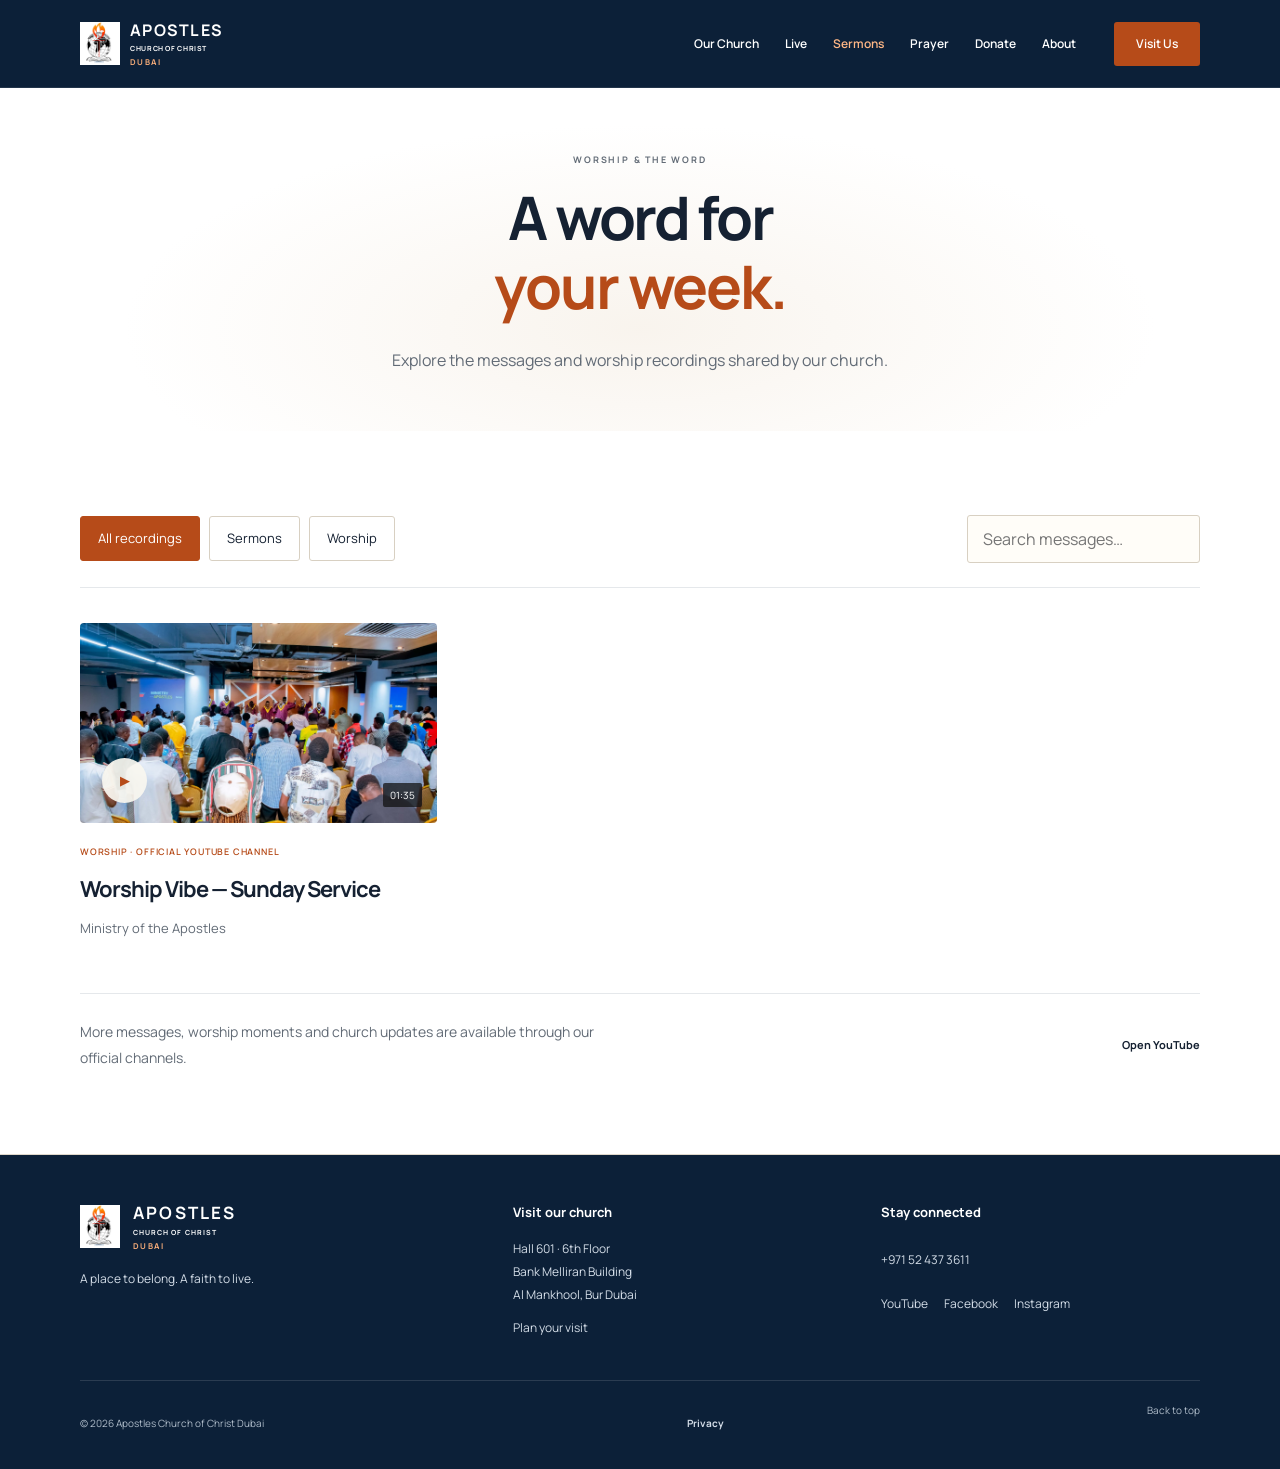
<file: sermons.html>
<!doctype html>
<html lang="en"><head><meta charset="utf-8"><meta name="viewport" content="width=device-width,initial-scale=1,viewport-fit=cover"><title>Sermons and Recordings — Apostles Church of Christ Dubai</title><meta name="description" content="Explore worship and recent sermon recordings from Apostles Church of Christ Dubai."><meta name="theme-color" content="#f9f7f2"><meta property="og:title" content="Sermons and Recordings — Apostles Church of Christ Dubai"><meta property="og:description" content="Explore worship and recent sermon recordings from Apostles Church of Christ Dubai."><meta property="og:type" content="website"><link rel="icon" href="assets/logo.png"><link rel="stylesheet" href="assets/fonts.css"><link rel="stylesheet" href="styles.css"><script src="config.js?v=20261105-1" defer></script><script src="live-status.js?v=20261105-1" defer></script><script src="app.js?v=20261105-1" defer></script><script src="schedule.js?v=20261105-1" defer></script><script src="church.js?v=20261105-1" defer></script><script src="gallery.js?v=20261105-1" defer></script><script src="mobile.js?v=20261105-1" defer></script><link rel="stylesheet" href="design.css?v=20261105-1"></head><body id="top" data-page="sermons"><a class="skip-link" href="#main">Skip to content</a><header class="header"><div class="header-brand"><a class="brand" href="index.html" aria-label="Apostles Church of Christ Dubai home"><img src="assets/logo.png" width="54" height="58" alt="Apostles Church of Christ logo"><span>APOSTLES<span class="brand-small">CHURCH OF CHRIST <b>DUBAI</b></span></span></a></div><button class="menu-toggle" aria-controls="navigation" aria-expanded="false" aria-label="Open menu"><span></span><span></span></button><nav id="navigation" aria-label="Main navigation"><a href="index.html">Our Church</a><a href="live.html">Live</a><a href="sermons.html" aria-current="page">Sermons</a><a href="prayer.html">Prayer</a><a href="donate.html">Donate</a><a href="about.html">About</a><a href="visit.html" class="nav-visit">Visit Us</a></nav></header><main id="main"><section class="page-intro wrap"><p class="eyebrow">WORSHIP &amp; THE WORD</p><h1>A word for<br><em>your week.</em></h1><p class="page-description">Explore the messages and worship recordings shared by our church.</p></section><section class="sermon-library wrap section" id="sermon-library"><div class="sermon-controls"><div class="sermon-filters" role="group" aria-label="Recording category"><button data-sermon-filter="all" aria-pressed="true">All recordings</button><button data-sermon-filter="sermon" aria-pressed="false">Sermons</button><button data-sermon-filter="worship" aria-pressed="false">Worship</button></div><label class="sermon-search"><span class="sr-only">Search recordings</span><input id="sermon-search" type="search" placeholder="Search messages…" autocomplete="off"></label></div><div class="sermon-results" id="sermon-results"><article class="sermon-recording" data-recording-category="worship" data-recording-title="Worship Vibe Sunday Service"><button class="recording-thumb" data-video="G9IpNCJlAVc" aria-label="Watch Worship Vibe — Sunday Service"><picture class="responsive-photo"><source media="(max-width: 767px)" type="image/webp" srcset="assets/mobile/worship-hall-360.webp 360w, assets/mobile/worship-hall-640.webp 640w, assets/mobile/worship-hall-960.webp 960w" sizes="calc(100vw - 36px)"><img src="assets/gallery/worship-hall.jpg" alt="Photograph of our church worship gathering" width="1536" height="1024" loading="lazy"></source></picture><span class="round-play" aria-hidden="true">▶</span><span class="video-duration">01:35</span></button><p class="recording-meta">WORSHIP · OFFICIAL YOUTUBE CHANNEL</p><h3><a href="https://www.youtube.com/watch?v=G9IpNCJlAVc" target="_blank" rel="noopener noreferrer">Worship Vibe — Sunday Service </a></h3><p>Ministry of the Apostles</p></article></div><div class="sermon-empty" id="sermon-empty" hidden><h3>No matching recordings yet.</h3><p>Sermons will be added as they are shared. Browse the church’s channel for available recordings.</p><a class="button" href="https://www.youtube.com/@Apostleschurchofchristdubai/videos" target="_blank" rel="noopener noreferrer">Visit our YouTube channel </a></div><div class="sermon-channel-note"><p>More messages, worship moments and church updates are available through our official channels.</p><a class="text-link" href="https://www.youtube.com/@Apostleschurchofchristdubai/videos" target="_blank" rel="noopener noreferrer">Open YouTube </a></div></section></main><footer class="footer-new"><div class="wrap"><div class="ref-footer-grid"><div><a class="brand" href="index.html" aria-label="Apostles Church of Christ Dubai home"><img src="assets/logo.png" width="54" height="58" alt="Apostles Church of Christ logo"><span>APOSTLES<span class="brand-small">CHURCH OF CHRIST <b>DUBAI</b></span></span></a><p>A place to belong. A faith to live.</p></div><div><h2>Visit our church</h2><address>Hall 601 · 6th Floor<br>Bank Melliran Building<br>Al Mankhool, Bur Dubai</address><a href="visit.html">Plan your visit</a></div><div><h2>Stay connected</h2><a href="tel:+971524373611">+971 52 437 3611</a><div class="ref-social"><a href="https://www.youtube.com/@Apostleschurchofchristdubai" target="_blank" rel="noopener noreferrer">YouTube</a><a href="https://www.facebook.com/apostlesdubai/" target="_blank" rel="noopener noreferrer">Facebook</a><a href="https://www.instagram.com/apostles_church_of_christ/" target="_blank" rel="noopener noreferrer">Instagram</a></div></div></div><details class="ref-footer-links"><summary>Church links</summary><div><a href="index.html">Our Church</a><a href="live.html">Live</a><a href="sermons.html">Sermons</a><a href="prayer.html">Prayer</a><a href="donate.html">Donate</a><a href="about.html">About</a><a href="visit.html">Visit Us</a></div></details><div class="footer-bottom"><span>© <span id="year">2026</span> Apostles Church of Christ Dubai</span><button class="subtle-link" id="privacy-open">Privacy</button><a href="#top">Back to top</a></div></div></footer><div class="toast" id="toast" role="status" aria-live="polite"></div><dialog id="video-dialog" class="video-dialog" aria-labelledby="video-dialog-title"><div class="dialog-bar"><h2 id="video-dialog-title">Worship Vibe</h2><button class="close-dialog" aria-label="Close video">Close</button></div><div id="dialog-player"></div><p>Having trouble playing? <a href="https://www.youtube.com/watch?v=G9IpNCJlAVc" target="_blank" rel="noopener noreferrer">Watch on YouTube </a></p></dialog><dialog id="privacy-dialog" class="privacy-dialog" aria-labelledby="privacy-title"><div class="dialog-bar"><h2 id="privacy-title">Your privacy</h2><button class="close-dialog" aria-label="Close privacy notice">Close</button></div><p>This website does not use analytics, advertising cookies or accounts. Prayer drafts stay in this page’s memory and are cleared when you leave or reload. They are not sent or stored by this website. A temporary browser-tab flag remembers that you have seen the welcome animation; it contains no personal information.</p><p>A prayer request is shared only when you copy it and choose to send it yourself through the church’s Facebook page. The daily NIV verse connects to Bible Gateway automatically. Any configured donation checkout belongs to its external provider; this website does not process payments.</p><p>When the live API is activated, the Live page checks broadcast availability and can load a public YouTube player automatically, initially muted. Other YouTube players connect when you choose to play. The mobile location map connects to Google only after you select Show our location on the map. YouTube, Facebook and payment providers use their own privacy policies. The church introduction, images and fonts are hosted with this website.</p></dialog><noscript><div class="noscript">The video controls and prayer draft need JavaScript. You can still read our church information and visit <a href="https://www.youtube.com/@Apostleschurchofchristdubai">YouTube</a> or <a href="https://www.facebook.com/apostlesdubai/">Facebook</a>.</div></noscript></body></html>
</file>
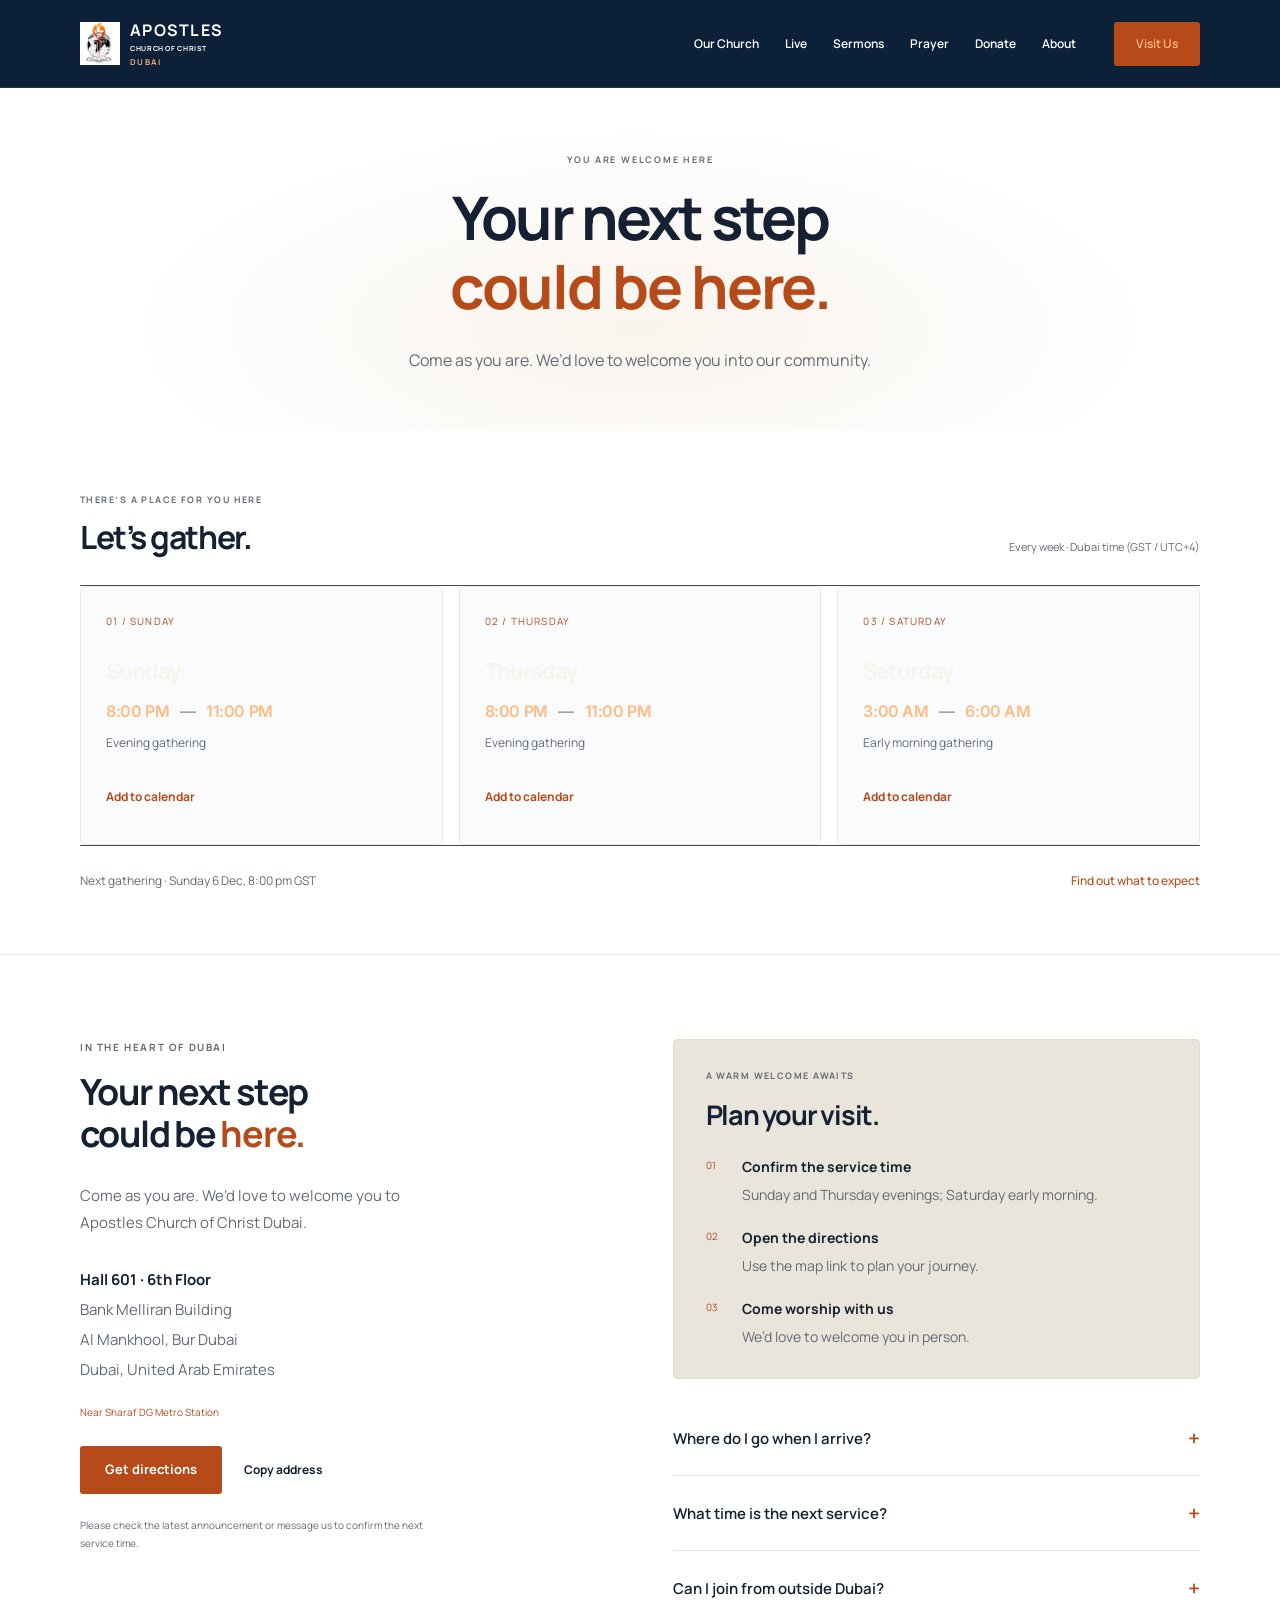
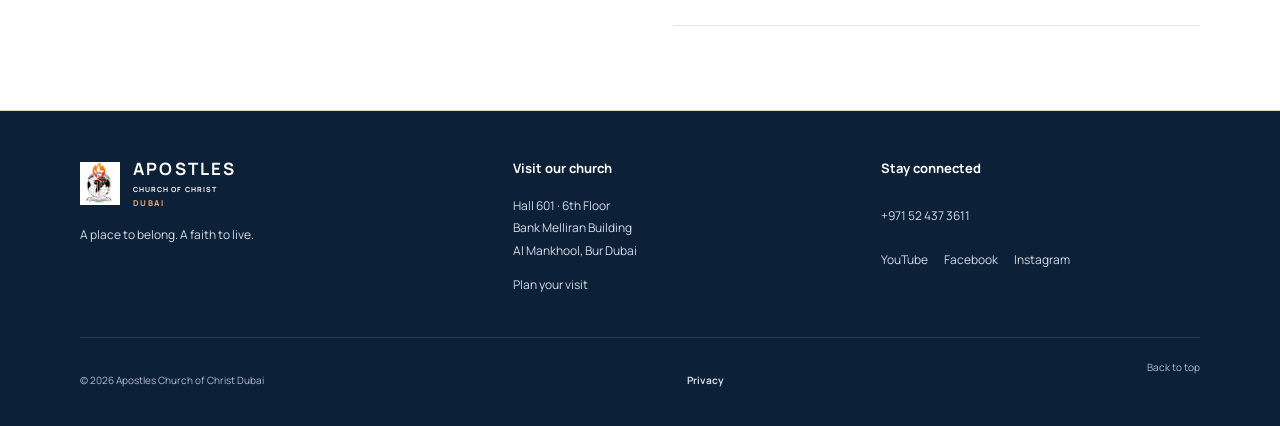
<file: visit.html>
<!doctype html>
<html lang="en"><head><meta charset="utf-8"><meta name="viewport" content="width=device-width,initial-scale=1,viewport-fit=cover"><title>Plan Your Visit — Apostles Church of Christ Dubai</title><meta name="description" content="Join Apostles Church of Christ Dubai on Sunday and Thursday, 8–11 PM, and Saturday, 3–6 AM. All times are Dubai time."><meta name="theme-color" content="#f9f7f2"><meta property="og:title" content="Plan Your Visit — Apostles Church of Christ Dubai"><meta property="og:description" content="Join Apostles Church of Christ Dubai on Sunday and Thursday, 8–11 PM, and Saturday, 3–6 AM. All times are Dubai time."><meta property="og:type" content="website"><link rel="icon" href="assets/logo.png"><link rel="stylesheet" href="assets/fonts.css"><link rel="stylesheet" href="styles.css"><script src="config.js?v=20261105-1" defer></script><script src="live-status.js?v=20261105-1" defer></script><script src="app.js?v=20261105-1" defer></script><script src="schedule.js?v=20261105-1" defer></script><script src="church.js?v=20261105-1" defer></script><script src="gallery.js?v=20261105-1" defer></script><script src="mobile.js?v=20261105-1" defer></script><link rel="stylesheet" href="design.css?v=20261105-1"></head><body id="top" data-page="visit-us"><a class="skip-link" href="#main">Skip to content</a><header class="header"><div class="header-brand"><a class="brand" href="index.html" aria-label="Apostles Church of Christ Dubai home"><img src="assets/logo.png" width="54" height="58" alt="Apostles Church of Christ logo"><span>APOSTLES<span class="brand-small">CHURCH OF CHRIST <b>DUBAI</b></span></span></a></div><button class="menu-toggle" aria-controls="navigation" aria-expanded="false" aria-label="Open menu"><span></span><span></span></button><nav id="navigation" aria-label="Main navigation"><a href="index.html">Our Church</a><a href="live.html">Live</a><a href="sermons.html">Sermons</a><a href="prayer.html">Prayer</a><a href="donate.html">Donate</a><a href="about.html">About</a><a href="visit.html" aria-current="page" class="nav-visit">Visit Us</a></nav></header><main id="main"><section class="page-intro wrap"><p class="eyebrow">YOU ARE WELCOME HERE</p><h1>Your next step<br><em>could be here.</em></h1><p class="page-description">Come as you are. We’d love to welcome you into our community.</p></section><section class="service-section" id="service-times"><div class="wrap"><div class="service-heading"><div><p class="eyebrow">THERE’S A PLACE FOR YOU HERE</p><h2 data-reveal>Let’s gather.</h2></div><p>Every week · Dubai time (GST / UTC+4)</p></div><div class="service-grid"><article class="service-card" data-reveal><span class="service-index">01 / SUNDAY</span><span class="mobile-only service-mobile-icon"><svg class="mobile-icon" width="24" height="24" viewbox="0 0 24 24" fill="none" stroke="currentColor" stroke-width="1.6" stroke-linecap="round" stroke-linejoin="round" aria-hidden="true"><path d="M5 5h14v16H5z M8 3v4 M16 3v4 M5 10h14 M8 14h3 M8 17h6"></path></svg></span><h3><span class="desktop-copy">Sunday</span><span class="mobile-copy">Sunday Service</span></h3><p class="service-clock">8:00 PM <span>—</span> 11:00 PM</p><p>Evening gathering</p><button class="calendar-link" data-add-calendar="sunday">Add to calendar </button></article><article class="service-card" data-reveal><span class="service-index">02 / THURSDAY</span><span class="mobile-only service-mobile-icon"><svg class="mobile-icon" width="24" height="24" viewbox="0 0 24 24" fill="none" stroke="currentColor" stroke-width="1.6" stroke-linecap="round" stroke-linejoin="round" aria-hidden="true"><path d="M5 5h14v16H5z M8 3v4 M16 3v4 M5 10h14 M8 14h3 M8 17h6"></path></svg></span><h3><span class="desktop-copy">Thursday</span><span class="mobile-copy">Thursday Fellowship</span></h3><p class="service-clock">8:00 PM <span>—</span> 11:00 PM</p><p>Evening gathering</p><button class="calendar-link" data-add-calendar="thursday">Add to calendar </button></article><article class="service-card" data-reveal><span class="service-index">03 / SATURDAY</span><span class="mobile-only service-mobile-icon"><svg class="mobile-icon" width="24" height="24" viewbox="0 0 24 24" fill="none" stroke="currentColor" stroke-width="1.6" stroke-linecap="round" stroke-linejoin="round" aria-hidden="true"><path d="M3 14h4l3 3h5a2 2 0 0 0 0-4h-3l-3-3H6 M3 10v11h4l11-2 3-5a2 2 0 0 0-3-2l-2 3 M3 14v-4"></path></svg></span><h3><span class="desktop-copy">Saturday</span><span class="mobile-copy">Saturday Prayer</span></h3><p class="service-clock">3:00 AM <span>—</span> 6:00 AM</p><p>Early morning gathering</p><button class="calendar-link" data-add-calendar="saturday">Add to calendar </button></article></div><div class="next-service"><p id="next-gathering">Join us on Sunday, Thursday or early Saturday morning.</p><a href="visit.html">Find out what to expect </a></div></div></section><section class="visit section wrap" id="visit"><div class="visit-copy"><p class="eyebrow">IN THE HEART OF DUBAI</p><h2>Your next step<br>could be <em>here.</em></h2><p>Come as you are. We’d love to welcome you to Apostles Church of Christ Dubai.</p><address><strong>Hall 601 · 6th Floor</strong><br>Bank Melliran Building<br>Al Mankhool, Bur Dubai<br>Dubai, United Arab Emirates</address><div class="metro-note"> Near Sharaf DG Metro Station</div><div class="actions"><a class="button" id="directions" href="https://www.google.com/maps/search/?api=1&amp;query=Bank+Melliran+Building+Al+Mankhool+Bur+Dubai" target="_blank" rel="noopener noreferrer">Get directions </a><button class="text-link" id="copy-address">Copy address </button></div><p class="visit-confirm">Please check the latest announcement or message us to confirm the next service time.</p></div><div class="visit-info"><div class="arrival-card"><p class="eyebrow">A WARM WELCOME AWAITS</p><h3>Plan your visit.</h3><ol><li><strong>Confirm the service time</strong><span>Sunday and Thursday evenings; Saturday early morning.</span></li><li><strong>Open the directions</strong><span>Use the map link to plan your journey.</span></li><li><strong>Come worship with us</strong><span>We’d love to welcome you in person.</span></li></ol></div><div class="visit-faq"><details><summary>Where do I go when I arrive?</summary><p>Use the address and directions above. If you need help when you arrive, call the church on +971 52 437 3611.</p></details><details><summary>What time is the next service?</summary><p>Our regular gatherings are Sunday and Thursday, 8:00–11:00 PM, and Saturday, 3:00–6:00 AM. All times are Dubai time (GST / UTC+4). Check church announcements for special-event changes.</p></details><details><summary>Can I join from outside Dubai?</summary><p>Yes. Visit our Live page, or follow our official YouTube and Facebook pages for available broadcasts and recordings.</p></details></div></div></section></main><footer class="footer-new"><div class="wrap"><div class="ref-footer-grid"><div><a class="brand" href="index.html" aria-label="Apostles Church of Christ Dubai home"><img src="assets/logo.png" width="54" height="58" alt="Apostles Church of Christ logo"><span>APOSTLES<span class="brand-small">CHURCH OF CHRIST <b>DUBAI</b></span></span></a><p>A place to belong. A faith to live.</p></div><div><h2>Visit our church</h2><address>Hall 601 · 6th Floor<br>Bank Melliran Building<br>Al Mankhool, Bur Dubai</address><a href="visit.html">Plan your visit</a></div><div><h2>Stay connected</h2><a href="tel:+971524373611">+971 52 437 3611</a><div class="ref-social"><a href="https://www.youtube.com/@Apostleschurchofchristdubai" target="_blank" rel="noopener noreferrer">YouTube</a><a href="https://www.facebook.com/apostlesdubai/" target="_blank" rel="noopener noreferrer">Facebook</a><a href="https://www.instagram.com/apostles_church_of_christ/" target="_blank" rel="noopener noreferrer">Instagram</a></div></div></div><details class="ref-footer-links"><summary>Church links</summary><div><a href="index.html">Our Church</a><a href="live.html">Live</a><a href="sermons.html">Sermons</a><a href="prayer.html">Prayer</a><a href="donate.html">Donate</a><a href="about.html">About</a><a href="visit.html">Visit Us</a></div></details><div class="footer-bottom"><span>© <span id="year">2026</span> Apostles Church of Christ Dubai</span><button class="subtle-link" id="privacy-open">Privacy</button><a href="#top">Back to top</a></div></div></footer><div class="toast" id="toast" role="status" aria-live="polite"></div><dialog id="video-dialog" class="video-dialog" aria-labelledby="video-dialog-title"><div class="dialog-bar"><h2 id="video-dialog-title">Worship Vibe</h2><button class="close-dialog" aria-label="Close video">Close</button></div><div id="dialog-player"></div><p>Having trouble playing? <a href="https://www.youtube.com/watch?v=G9IpNCJlAVc" target="_blank" rel="noopener noreferrer">Watch on YouTube </a></p></dialog><dialog id="privacy-dialog" class="privacy-dialog" aria-labelledby="privacy-title"><div class="dialog-bar"><h2 id="privacy-title">Your privacy</h2><button class="close-dialog" aria-label="Close privacy notice">Close</button></div><p>This website does not use analytics, advertising cookies or accounts. Prayer drafts stay in this page’s memory and are cleared when you leave or reload. They are not sent or stored by this website. A temporary browser-tab flag remembers that you have seen the welcome animation; it contains no personal information.</p><p>A prayer request is shared only when you copy it and choose to send it yourself through the church’s Facebook page. The daily NIV verse connects to Bible Gateway automatically. Any configured donation checkout belongs to its external provider; this website does not process payments.</p><p>When the live API is activated, the Live page checks broadcast availability and can load a public YouTube player automatically, initially muted. Other YouTube players connect when you choose to play. The mobile location map connects to Google only after you select Show our location on the map. YouTube, Facebook and payment providers use their own privacy policies. The church introduction, images and fonts are hosted with this website.</p></dialog><noscript><div class="noscript">The video controls and prayer draft need JavaScript. You can still read our church information and visit <a href="https://www.youtube.com/@Apostleschurchofchristdubai">YouTube</a> or <a href="https://www.facebook.com/apostlesdubai/">Facebook</a>.</div></noscript></body></html>
</file>
<file: assets/fonts.css>
@font-face {
  font-family: 'Cormorant Garamond';
  font-style: normal;
  font-weight: 400;
  font-display: swap;
  src: url(fonts/font-0.ttf) format('truetype');
}
@font-face {
  font-family: 'Cormorant Garamond';
  font-style: normal;
  font-weight: 500;
  font-display: swap;
  src: url(fonts/font-1.ttf) format('truetype');
}
@font-face {
  font-family: 'Cormorant Garamond';
  font-style: normal;
  font-weight: 600;
  font-display: swap;
  src: url(fonts/font-2.ttf) format('truetype');
}
@font-face {
  font-family: 'Manrope';
  font-style: normal;
  font-weight: 400;
  font-display: swap;
  src: url(fonts/font-3.ttf) format('truetype');
}
@font-face {
  font-family: 'Manrope';
  font-style: normal;
  font-weight: 500;
  font-display: swap;
  src: url(fonts/font-4.ttf) format('truetype');
}
@font-face {
  font-family: 'Manrope';
  font-style: normal;
  font-weight: 600;
  font-display: swap;
  src: url(fonts/font-5.ttf) format('truetype');
}
@font-face {
  font-family: 'Manrope';
  font-style: normal;
  font-weight: 700;
  font-display: swap;
  src: url(fonts/font-6.ttf) format('truetype');
}

@font-face {
  font-family: 'Inter';
  font-style: normal;
  font-weight: 100 900;
  font-display: swap;
  src: url(fonts/Inter-variable.ttf) format('truetype');
}
</file>
<file: styles.css>
:root{--paper:#f9f7f2;--white:#fff;--ink:#242422;--muted:#66655f;--line:#e4e1d9;--orange:#b74713;--orange-bright:#ff8a00;--red:#b62817;--serif:'Cormorant Garamond',Georgia,serif;--sans:Manrope,Arial,sans-serif}*{box-sizing:border-box}html{scroll-behavior:smooth;scroll-padding-top:100px}body{margin:0;background:var(--paper);color:var(--ink);font-family:var(--sans);font-size:14px;line-height:1.8}button,a,input{ -webkit-tap-highlight-color:transparent}a{color:inherit;text-decoration:none}button{font:inherit;color:inherit;cursor:pointer}button:disabled{cursor:wait}button,a{touch-action:manipulation}img{max-width:100%;display:block}button{border:0}button:focus-visible,a:focus-visible,summary:focus-visible,audio:focus-visible{outline:3px solid var(--orange);outline-offset:5px}[hidden]{display:none!important}::selection{background:#ffd7bb}.wrap{max-width:1240px;margin:auto;padding:0 48px}.topline{padding:8px 48px;background:#242422;color:#eeeae3;display:flex;justify-content:space-between;font-size:10px;letter-spacing:.04em}.topline a{color:#fbc693}.header{max-width:1440px;margin:auto;padding:22px 48px;display:flex;justify-content:space-between;align-items:center;gap:30px}.brand{display:flex;align-items:center;gap:13px;line-height:1.15;font-size:20px;letter-spacing:.13em;font-weight:700}.brand img{object-fit:contain;width:47px;height:54px;mix-blend-mode:multiply}.brand-small{display:block;font-size:8px;letter-spacing:.15em;margin-top:7px}.brand-small b{display:block;margin-top:5px;color:var(--orange);font-size:9px;letter-spacing:.28em}nav{display:flex;align-items:center;gap:28px;font-size:12px;font-weight:600}nav>a:not(.button){position:relative}nav>a:not(.button):hover{color:var(--orange)}.button{display:inline-flex;align-items:center;justify-content:center;gap:25px;background:var(--orange);color:white;padding:15px 22px;min-height:50px;font-size:12px;font-weight:600;border-radius:3px;transition:background .2s,transform .2s}.button:hover{background:#933910;transform:translateY(-2px)}.button span{font-size:18px;line-height:1}.button-small{padding:11px 18px;min-height:44px;gap:20px}.menu-toggle{display:none}.hero{display:grid;grid-template-columns:1.05fr 1fr;gap:35px;padding-top:32px;padding-bottom:62px;align-items:center}.eyebrow{font-size:10px;font-weight:700;letter-spacing:.18em;text-transform:uppercase;color:var(--orange);margin:0 0 23px}.tiny-cross{font-size:19px;vertical-align:middle;margin-right:8px}h1,h2,h3,p{margin-top:0}h1,h2,h3{font-family:var(--serif);font-weight:500;line-height:1.04;letter-spacing:-.04em}h1{font-size:clamp(60px,5.8vw,85px);margin-bottom:26px}h1 em,h2 em{font-weight:400;color:var(--orange);letter-spacing:-.035em}h2{font-size:58px;margin-bottom:0}h3{font-size:34px;letter-spacing:-.025em}.hero-description{font-size:14px;line-height:1.9;color:var(--muted);margin-bottom:28px}.actions{display:flex;align-items:center;gap:25px;flex-wrap:wrap}.text-link{display:inline-flex;align-items:center;gap:15px;font-size:12px;font-weight:700;background:none;padding:0}.text-link:hover,.subtle-link:hover{color:var(--orange)}.play-outline{width:30px;height:30px;border:1px solid #bdbbb4;border-radius:50%;display:grid;place-items:center;font-size:19px}.hero-note{display:flex;align-items:center;gap:15px;color:var(--muted);font-size:10px;letter-spacing:.09em;margin-top:48px}.note-line{width:33px;height:1px;background:var(--orange)}.hero-art{position:relative;height:570px;margin-left:8px;margin-right:12px;border-radius:220px 220px 4px 4px;background:#331227}.pastor{height:100%;width:100%;object-fit:cover;object-position:center 25%;border-radius:inherit}.hero-art:before{content:'';position:absolute;border:1px solid #e9c5a0;border-radius:inherit;inset:15px -12px -12px 12px;z-index:-1}.hero-art:after{content:'';position:absolute;inset:0;background:linear-gradient(0deg,rgba(12,7,12,.75),transparent 55%);border-radius:inherit;pointer-events:none}.photo-label{position:absolute;left:28px;bottom:28px;color:white;z-index:1;display:flex;gap:15px;align-items:center;font-size:12px;line-height:1.8}.photo-label strong{font-weight:500;color:#fff1dc}.label-cross{font-size:33px;color:#ffb366}.vertical-label{position:absolute;top:47%;right:-42px;writing-mode:vertical-rl;font-size:8px;letter-spacing:.22em;color:var(--muted)}.welcome-strip{display:flex;justify-content:space-between;align-items:center;border-top:1px solid var(--line);border-bottom:1px solid var(--line);padding-top:25px;padding-bottom:25px;gap:20px}.welcome-strip>div{display:flex;align-items:center;gap:17px}.strip-icon{font-size:27px;color:var(--orange)}.welcome-strip strong{display:block;font-size:12px}.welcome-strip small{font-size:11px;color:var(--muted)}.section{padding-top:100px;padding-bottom:100px}.about{display:grid;grid-template-columns:1fr 1.1fr;gap:80px}.about-copy{padding-top:25px}.about-copy .lead{font-size:20px;line-height:1.65;font-weight:500;margin-bottom:23px}.about-copy>p:not(.lead){color:var(--muted);font-size:13px;margin-bottom:28px;line-height:2}.scripture{background:#eee9e1;text-align:center;padding:55px 0;position:relative;overflow:hidden}.scripture .wrap{position:relative}.quote-mark{font-family:var(--serif);color:var(--orange);font-size:70px;display:block;line-height:.8}.scripture blockquote{font-family:var(--serif);font-size:43px;line-height:1.15;margin:7px auto 25px}.scripture blockquote em{color:var(--orange)}.scripture p{font-size:9px;letter-spacing:.19em;font-weight:600;margin:0}.scripture-decoration{position:absolute;right:60px;top:20px;font-size:125px;color:#dbd1c4;font-weight:400}.online{background:#252725;color:#f9f7f2}.section-heading{display:flex;align-items:end;justify-content:space-between;gap:30px;margin-bottom:42px}.section-heading>p{font-size:12px;color:var(--muted);margin:0;max-width:330px}.online h2 em{color:#ffb77d}.online .eyebrow{color:#ffb77d}.online .section-heading>p{color:#b9bcb6}.online-grid{display:grid;grid-template-columns:1.55fr 1fr;gap:40px}.screen{background:#1b1d1b;border:1px solid #474a44;border-radius:5px;align-self:start;overflow:hidden}.screen-top{display:flex;align-items:center;gap:8px;padding:13px 17px;font-size:10px;letter-spacing:.03em}.screen-time{margin-left:auto;color:#a4a7a0;font-size:9px}.status-dot{height:6px;width:6px;border-radius:50%;background:#b5b9ac}.status-dot.available{background:#ff994b}.player-area{aspect-ratio:16/9;position:relative;background:#161716}.player-area>img,.player-area>video,.player-area>iframe{width:100%;height:100%;object-fit:cover;border:0;position:absolute;inset:0}.player-area .intro-play{position:absolute;inset:0;display:flex;align-items:center;justify-content:end;flex-direction:column;gap:8px;padding-bottom:22px;background:linear-gradient(0deg,#14191477,transparent 35%);color:white}.intro-play>span{width:36px;height:36px;border:1px solid #ffffff7f;border-radius:50%;display:grid;place-items:center;font-size:11px;background:#242422aa}.intro-play small{font-size:8px;letter-spacing:.14em}.player-notice{padding:12px 17px;color:#b8bcb3;font-size:10px;min-height:42px}.mode-switch{display:flex;background:#343832;padding:4px;border-radius:5px;margin-bottom:27px}.mode-switch button{width:50%;padding:11px;background:none;color:#d4d9cf;border-radius:3px;font-size:12px}.mode-switch [aria-selected=true]{background:#f6f3eb;color:#242422;font-weight:700}.online-side h3{font-size:35px;line-height:1.13;margin-bottom:16px}.online-side .eyebrow{font-size:9px;margin-bottom:18px}.online-side p:not(.eyebrow){color:#b9bcb6;font-size:12px;line-height:1.9;max-width:300px;margin-bottom:22px}.online-side .button{background:#ef7c35;color:#21180f;width:100%;margin-bottom:15px}.online-side .button:hover{background:#ffad75}.subtle-link{font-size:10px;display:block;background:none;padding:0}.online-side .subtle-link{color:#d1d6c9}.online-footnote{margin-top:25px;padding-top:18px;border-top:1px solid #42453e;color:#b0b5a9;font-size:9px}.online-footnote span{color:#ffb77d;margin-right:8px}.online-side audio{width:100%;margin-bottom:20px}.message-grid{display:grid;grid-template-columns:1.1fr 1fr;gap:65px}.message-thumbnail{padding:0;display:block;width:100%;aspect-ratio:16/9;overflow:hidden;position:relative;background:#ddd;border-radius:4px}.message-thumbnail img{width:100%;height:100%;object-fit:cover;transition:transform .4s}.message-thumbnail:hover img{transform:scale(1.03)}.round-play{position:absolute;left:22px;bottom:20px;width:45px;height:45px;border-radius:50%;background:#faf8f0eb;display:grid;place-items:center;font-size:13px;color:var(--orange)}.video-duration{position:absolute;right:15px;bottom:16px;background:#111b;color:white;padding:3px 7px;font-size:10px;border-radius:2px}.message-meta{display:flex;justify-content:space-between;font-size:8px;font-weight:700;letter-spacing:.1em;color:var(--orange);margin:20px 0 13px;gap:10px}.message-meta span+span{color:var(--muted)}.featured-message h3{margin-bottom:12px;font-size:30px;line-height:1.17}.title-button{background:none;padding:0;text-align:left;font:inherit;letter-spacing:inherit}.title-button span{font-family:var(--sans);font-size:18px}.featured-message>p{font-size:11px;color:var(--muted)}.message-collections>a{padding:26px 0;border-bottom:1px solid var(--line);display:flex;gap:20px;align-items:center}.message-collections>a:first-child{border-top:1px solid var(--line)}.collection-number{font-size:11px;color:var(--orange);align-self:start;padding-top:6px}.message-collections .eyebrow{font-size:8px;color:var(--muted);margin-bottom:9px;letter-spacing:.12em}.message-collections h3{font-size:29px;margin-bottom:8px}.message-collections p:not(.eyebrow){font-size:10px;color:var(--muted);margin-bottom:0}.collection-arrow{margin-left:auto;font-size:22px;color:var(--orange)}.message-collections>a:hover h3{color:var(--orange)}.gatherings{background:#f0ede5}.event{display:grid;grid-template-columns:1.35fr 1fr;gap:45px;align-items:center}.event-image{display:block;border-radius:4px;overflow:hidden;align-self:center}.event-image img{width:100%;height:auto}.pill{font-size:8px;letter-spacing:.14em;background:#e9e0d2;color:#775d3d;border-radius:30px;padding:6px 10px;font-weight:700;display:inline-block;margin-bottom:18px}.event h3{font-size:38px;margin-bottom:14px}.event-verse{font-family:var(--serif);font-size:21px;font-style:italic;line-height:1.35;margin-bottom:24px}.event-verse span{font-family:var(--sans);font-style:normal;font-size:9px;color:var(--muted)}.event-details{font-size:10px;line-height:1.6;margin:0 0 23px}.event-details div{display:flex;gap:18px;margin-bottom:7px}.event-details dt{width:38px;color:var(--muted)}.event-details dd{margin:0;font-weight:600}.visit{display:grid;grid-template-columns:1fr 1fr;gap:80px}.visit h2{margin-bottom:26px}.visit-copy>p:not(.eyebrow){font-size:12px;color:var(--muted);max-width:350px}.visit address{font-style:normal;font-size:13px;margin:29px 0 18px;line-height:2;color:var(--muted)}.visit address strong{color:var(--ink)}.metro-note{font-size:10px;color:var(--orange);margin-bottom:25px}.metro-note span{font-size:15px;margin-right:8px}.visit .actions{gap:22px}.visit-copy .visit-confirm{font-size:10px!important;margin-top:22px;line-height:1.8}.location-card{background:#eae5db;border:1px solid #e3dccf;border-radius:4px;padding:28px 34px;position:relative;overflow:hidden}.location-card .eyebrow{font-size:9px;margin-bottom:21px}.location-card h3{font-size:36px;margin-bottom:3px}.location-card>p:not(.eyebrow){font-size:11px;color:var(--muted)}.location-mark{position:absolute;right:35px;top:18px;font-size:80px;color:#c27c4975}.location-route{display:grid;grid-template-columns:12px 1fr;align-items:center;column-gap:10px;font-size:11px;margin:23px 0}.route-stop{width:8px;height:8px;border:2px solid var(--orange);border-radius:50%}.route-line{height:24px;width:1px;margin-left:3px;background:#b78968;grid-column:1;grid-row:2}.church-stop{grid-column:1;grid-row:3;background:var(--orange)}.location-route strong:last-child{grid-row:3}.location-card .text-link{font-size:10px}.visit-faq{margin-top:22px}details{border-bottom:1px solid var(--line);padding:15px 0}summary{font-size:11px;cursor:pointer;list-style:none;display:flex;justify-content:space-between;align-items:center;font-weight:600;gap:12px}summary::-webkit-details-marker{display:none}summary:after{content:'+';color:var(--orange);font-size:21px;line-height:1}details[open] summary:after{content:'−'}details p{font-size:11px;color:var(--muted);padding-top:12px;margin-bottom:5px}.prayer{background:#a93915;color:#fff7eb}.prayer-inner{display:grid;grid-template-columns:1.1fr 1fr;gap:90px;align-items:center}.prayer .eyebrow{color:#ffc99c}.prayer h2 em{color:#f7caa4}.prayer-inner>div+div p{font-size:13px;color:#ffe8d4;max-width:320px;margin-bottom:25px;line-height:1.9}.button-light{background:#fff6e8;color:#853416}.button-light:hover{background:#ffe0c4}.prayer small{display:block;margin-top:18px;font-size:9px;color:#f6c9ac}.footer{padding-top:50px;padding-bottom:25px}.footer-top{display:flex;justify-content:space-between;align-items:center;gap:35px;padding-bottom:36px}.footer-top>p{font-size:11px;color:var(--muted);margin:0}.footer-links{display:flex;gap:24px;font-size:11px;font-weight:600}.footer-bottom{display:flex;justify-content:space-between;align-items:center;padding-top:22px;border-top:1px solid var(--line);font-size:9px;color:var(--muted);gap:15px}.footer-bottom .subtle-link{font-size:9px}.skip-link{position:fixed;top:-100px;left:20px;background:white;padding:10px;z-index:50}.skip-link:focus{top:10px}.toast{position:fixed;bottom:25px;left:50%;transform:translateX(-50%);padding:12px 23px;border-radius:4px;background:#242422;color:white;font-size:12px;z-index:20;opacity:0;pointer-events:none;transition:opacity .2s}.toast.visible{opacity:1}dialog{border:0;background:var(--paper);color:var(--ink);border-radius:6px;padding:22px;max-height:90vh;overflow:auto}dialog::backdrop{background:#111b;backdrop-filter:blur(5px)}.video-dialog{width:min(900px,94vw)}.dialog-bar{display:flex;justify-content:space-between;gap:20px;align-items:center;margin-bottom:16px}.dialog-bar h2{font-size:27px;margin:0}.close-dialog{background:#e7e3db;width:36px;height:36px;border-radius:50%}.video-dialog iframe{width:100%;aspect-ratio:16/9;border:0}.video-dialog>p{font-size:11px;margin:16px 0 0}.video-dialog a{text-decoration:underline}.privacy-dialog{width:min(540px,92vw);padding:30px}.privacy-dialog>p{font-size:12px;color:var(--muted)}.noscript{padding:25px;text-align:center}.noscript a{text-decoration:underline}#upcoming-events .upcoming-item{margin-top:25px;padding:22px;border:1px solid var(--line);background:var(--paper)}#upcoming-events h3{font-size:27px;margin:0 0 8px}#upcoming-events p{font-size:12px;margin:0}.error-state{padding:30px;color:#fff;text-align:center;font-size:13px;position:absolute;inset:0;display:grid;place-items:center}
@media(min-width:1500px){.header{max-width:1336px}.topline{padding-left:calc((100vw - 1240px)/2 + 48px);padding-right:calc((100vw - 1240px)/2 + 48px)}}
@media(max-width:1000px){.wrap{padding-left:32px;padding-right:32px}.header{padding:20px 32px}nav{gap:18px;font-size:11px}.hero{gap:24px}.hero-art{height:505px}.hero h1{font-size:66px}.hero .actions{gap:18px}.hero .button{padding:14px 17px;gap:13px}.about{gap:50px}.online-grid{gap:28px;grid-template-columns:1.3fr 1fr}.message-grid{gap:40px}.visit{gap:45px}.prayer-inner{gap:50px}.event{gap:30px}.section{padding-top:80px;padding-bottom:80px}.vertical-label{right:-28px}h2{font-size:53px}}
@media(max-width:760px){.topline{padding:8px 22px;font-size:8px}.topline>span{max-width:210px}.header{padding:17px 22px;position:relative;z-index:10}.brand{font-size:17px;gap:10px}.brand img{width:38px;height:45px}.brand-small{font-size:7px;margin-top:5px}.brand-small b{font-size:8px}.menu-toggle{display:flex;flex-direction:column;justify-content:center;gap:6px;background:none;width:40px;height:40px}.menu-toggle span{width:23px;height:1px;background:var(--ink);margin:auto 0}.header nav{display:none;position:absolute;top:100%;left:0;right:0;background:var(--paper);padding:25px;flex-direction:column;align-items:stretch;border-bottom:1px solid var(--line);box-shadow:0 12px 15px #25242210}.header nav.open{display:flex}.header nav>a{padding:8px;font-size:13px}.header nav .button{padding:13px;margin-top:5px}.wrap{padding-left:22px;padding-right:22px}.hero{grid-template-columns:1fr;padding-top:26px;padding-bottom:40px;gap:32px}.hero h1{font-size:66px;line-height:.99}.hero .eyebrow{font-size:9px;margin-bottom:24px}.hero-description{font-size:13px}.hero-note{margin-top:28px}.hero-art{height:450px;margin:0 10px 0 0;max-width:480px;width:calc(100% - 10px);justify-self:center;border-radius:180px 180px 4px 4px}.hero-art .pastor{object-position:center 25%}.vertical-label{font-size:7px;right:-25px}.hero .actions{gap:23px}.hero .button{padding:15px 18px}.welcome-strip{flex-wrap:wrap;gap:22px;padding-top:23px;padding-bottom:23px}.welcome-strip>div{gap:13px;flex:1 1 160px}.welcome-strip .text-link{width:100%;font-size:11px}.welcome-strip strong{font-size:11px}.welcome-strip small{font-size:10px}.strip-icon{font-size:23px}.section{padding-top:65px;padding-bottom:65px}.about{grid-template-columns:1fr;gap:26px}.about-copy{padding-top:0}.about-copy .lead{font-size:18px}.about-copy>p:not(.lead){font-size:12px}.eyebrow{font-size:9px;margin-bottom:18px}h2{font-size:49px}.scripture{padding:48px 0}.scripture blockquote{font-size:36px}.scripture-decoration{right:0;top:35px;font-size:80px;opacity:.45}.section-heading{display:block;margin-bottom:30px}.section-heading>p{margin-top:22px;font-size:11px}.section-heading>.text-link{margin-top:25px}.online-grid{grid-template-columns:1fr;gap:25px}.mode-switch{margin-bottom:25px}.online-side h3{font-size:34px}.online-side p:not(.eyebrow){max-width:100%}.online-side .button{max-width:none;width:100%}.online-footnote{margin-top:22px}.message-grid{grid-template-columns:1fr;gap:28px}.message-meta{font-size:7px}.featured-message h3{font-size:29px}.message-collections>a{padding:24px 0}.message-collections h3{font-size:28px}.event{grid-template-columns:1fr;gap:25px}.event h3{font-size:36px}.event-details{font-size:11px}.visit{grid-template-columns:1fr;gap:33px}.visit-copy>p:not(.eyebrow){max-width:100%}.location-card{padding:27px}.prayer-inner{grid-template-columns:1fr;gap:25px}.prayer-inner>div+div p{max-width:100%;font-size:12px}.footer-top{flex-wrap:wrap;gap:27px}.footer-top>p{font-size:10px}.footer-links{width:100%;justify-content:space-between}.footer-bottom{flex-wrap:wrap;gap:15px;font-size:8px}.footer-bottom>span:first-child{width:100%}.footer-bottom .subtle-link{font-size:8px}.toast{width:max-content;max-width:90vw}.video-dialog{padding:15px}.dialog-bar h2{font-size:24px}.desktop-break{display:none}}
@media(max-width:370px){.hero h1{font-size:56px}.hero-art{height:400px}.hero .actions{gap:17px}.hero .button{font-size:10px}.hero .text-link{font-size:11px}.visit .actions{gap:20px}.topline{font-size:7px}.welcome-strip>div{flex-basis:100%}}
@media(prefers-reduced-motion:reduce){html{scroll-behavior:auto}*,*:before,*:after{transition:none!important;animation:none!important}}
/* HTML5 multi-page redesign */
.header{max-width:none;display:grid;grid-template-columns:250px 1fr 250px;gap:20px;padding:22px 48px;position:sticky;top:0;background:#f9f7f2f5;backdrop-filter:blur(14px);border-bottom:1px solid var(--line);z-index:30}.header-brand{justify-self:start}.header nav{justify-content:center;gap:32px}.header nav>a{font-size:12px;position:relative;padding:10px 0}.header nav a[aria-current=page]{color:var(--orange)}.header nav a[aria-current=page]:after{content:'';position:absolute;bottom:0;left:0;right:0;height:2px;background:var(--orange)}.header-visit{justify-self:end;display:flex;align-items:center;gap:12px;padding:11px 17px;border:1px solid #ccc4b6;font-size:11px;font-weight:600;border-radius:2px}.header-visit:hover{border-color:var(--orange);color:var(--orange)}.pin-icon{font-size:19px;line-height:1}.hero-v2{background:#20221f;color:var(--paper);position:relative;overflow:hidden;padding:64px 0 50px}.hero-v2-grid{display:grid;grid-template-columns:1.12fr 1fr;gap:60px;align-items:center;position:relative;z-index:1}.hero-v2-copy .eyebrow{color:#ffb77d;font-size:9px;letter-spacing:.13em}.hero-v2 h1{font-size:clamp(64px,6.2vw,90px);line-height:.99;letter-spacing:-.04em;margin-bottom:28px}.hero-v2 h1 em{color:#ffad66;font-weight:400}.hero-v2 .hero-description{color:#c1c5bb;font-size:13px;line-height:2;margin-bottom:30px}.hero-v2 .button{background:#eb7734;color:#191c16;gap:23px}.hero-v2 .button:hover{background:#ff9e5f}.hero-v2 .text-link{color:#e9ece1}.hero-v2 .play-outline{border-color:#727769;color:#fbb986}.hero-bottom-note{display:flex;gap:12px;align-items:center;font-size:7px;letter-spacing:.09em;margin-top:50px;color:#b2b9a9;flex-wrap:wrap}.hero-bottom-note .note-line{background:#ffb577;width:25px}.verse-ref{color:#f5c598}.hero-v2-art{position:relative;min-width:0}.hero-art-frame{height:520px;border-radius:45% 45% 0 0;position:relative;background:#37152e;margin-right:14px;overflow:hidden}.hero-art-frame .pastor{object-position:center top}.hero-art-frame:after{content:'';position:absolute;inset:0;background:linear-gradient(0deg,#090b0aca,transparent 45%);pointer-events:none}.hero-art-frame .photo-label{font-size:11px;bottom:25px;left:25px}.hero-caption{padding-top:17px;display:flex;justify-content:space-between;font-size:7px;letter-spacing:.1em;gap:15px;color:#bec2b8}.hero-caption a{color:#f6c694}.hero-side-label{position:absolute;right:-25px;top:120px;writing-mode:vertical-rl;font-size:7px;letter-spacing:.16em;color:#9fa597}.hero-watermark{position:absolute;left:-180px;bottom:-470px;font-size:1100px;line-height:1;color:#a4af9808;transform:rotate(-20deg);pointer-events:none}.hero-v2+.online{border-top:1px solid #474a3e;background:#f3f0e8;color:var(--ink);padding-top:72px;padding-bottom:75px}.hero-v2+.online h2 em{color:var(--orange)}.hero-v2+.online .eyebrow{color:var(--orange)}.hero-v2+.online .section-heading>p{color:var(--muted)}.hero-v2+.online .online-side{padding:25px 29px;background:#242723;color:var(--paper);border-radius:4px}.hero-v2+.online .online-side .eyebrow{color:#ffb77d}.hero-v2+.online .online-grid{gap:26px;grid-template-columns:1.55fr 1fr}.hero-v2+.online .screen{height:100%;align-self:stretch}.hero-v2+.online .player-area{min-height:260px}.hero-v2+.online .online-footnote{margin-top:22px}.welcome-strip{margin-top:0;padding-top:32px;padding-bottom:32px}.identity-section{position:relative;overflow:hidden;background:#f9f7f2;isolation:isolate}.identity-bg{position:absolute;inset:0;z-index:-1;pointer-events:none}.rotating-logo{position:absolute;width:640px;height:685px;object-fit:contain;right:-165px;top:-170px;opacity:.095;mix-blend-mode:multiply;animation:logo-turn 65s linear infinite}.orbit{position:absolute;border:1px solid #d9b79355;border-radius:50%;width:770px;height:770px;right:-200px;top:-140px}.orbit-two{width:960px;height:960px;right:-290px;top:-235px;border-style:dashed;border-color:#dbc2a94d}.orbit-star{position:absolute;right:52%;top:22px;color:#cc8b54;font-size:26px}.identity-grid{display:grid;grid-template-columns:1.15fr 1fr;gap:65px;align-items:center}.identity-grid h2{font-size:54px;line-height:1.05;max-width:650px}.identity-grid>div>p:not(.eyebrow){font-size:13px;color:var(--muted);max-width:430px;line-height:2;margin:25px 0}.identity-video{border:1px solid #e1d9cc;background:#efeeea;border-radius:3px;overflow:hidden;box-shadow:0 18px 40px #33271b0a}.identity-video video{display:block;width:100%;aspect-ratio:16/9;object-fit:cover}.identity-video-caption{padding:14px 18px;display:flex;align-items:center;justify-content:space-between;border-top:1px solid #e1d9cc;gap:12px;color:var(--muted);font-size:7px;letter-spacing:.08em}.identity-video-caption button{font-size:8px;letter-spacing:0;background:none;color:var(--orange);padding:5px 0}.identity-paused .rotating-logo{animation-play-state:paused}.pathways{padding-bottom:85px}.pathway-grid{display:grid;grid-template-columns:repeat(3,1fr);gap:0;border-top:1px solid var(--line);border-bottom:1px solid var(--line)}.pathway{position:relative;padding:33px 29px 34px 0;transition:background .2s}.pathway+.pathway{border-left:1px solid var(--line);padding-left:32px}.pathway-number{display:block;font-size:8px;color:var(--orange);font-weight:700;letter-spacing:.13em;margin-bottom:47px}.pathway-symbol{position:absolute;right:25px;top:25px;font-size:45px;color:#bb7046}.pathway h3{font-size:31px;margin-bottom:16px}.pathway p{font-size:11px;color:var(--muted);max-width:245px;line-height:1.9;margin-bottom:25px}.pathway .text-link{font-size:10px}.pathway:hover h3{color:var(--orange)}.page-intro{padding-top:67px;padding-bottom:63px;text-align:center;background:radial-gradient(ellipse at 50% 70%,#efe3d366,transparent 60%)}.page-intro .eyebrow{font-size:9px;letter-spacing:.2em}.page-intro h1{font-size:72px;line-height:1.02;margin-bottom:22px}.page-description{font-size:12px;line-height:1.9;color:var(--muted);max-width:480px;margin:0 auto}.broadcast-links{display:grid;grid-template-columns:1fr 1fr;gap:75px;align-items:center}.broadcast-links>div>p:not(.eyebrow){font-size:12px;color:var(--muted);line-height:2;max-width:400px;margin-top:24px}.channel-links>a{display:flex;gap:20px;align-items:center;padding:23px 0;border-bottom:1px solid var(--line)}.channel-links>a:first-child{border-top:1px solid var(--line)}.channel-icon{width:40px;height:40px;background:#ece3d7;border-radius:50%;display:grid;place-items:center;font-size:16px;font-weight:700;color:var(--orange)}.channel-links strong{display:block;font-size:12px}.channel-links small{font-size:10px;color:var(--muted)}.channel-links b{margin-left:auto;font-size:20px;color:var(--orange)}.prayer-layout{display:grid;grid-template-columns:1.25fr 1fr;gap:90px;padding-top:20px}.prayer-editor h2{font-size:51px;margin-bottom:22px}.form-intro{font-size:12px;color:var(--muted);max-width:420px;line-height:2;margin-bottom:27px}.prayer-editor form>label{display:block;font-size:11px;font-weight:700;margin:21px 0 9px}.prayer-editor label>span{font-weight:400;color:var(--muted);font-size:9px}.prayer-editor input,.prayer-editor select,.prayer-editor textarea{width:100%;background:#fefdf9;border:1px solid #d8d2c8;border-radius:3px;padding:14px 15px;color:var(--ink);font-family:var(--sans);font-size:12px;line-height:1.7}.prayer-editor textarea{resize:vertical;min-height:135px}.prayer-editor input:focus,.prayer-editor select:focus,.prayer-editor textarea:focus{outline:2px solid #b7471340;outline-offset:2px;border-color:var(--orange)}.form-footer{display:flex;justify-content:space-between;font-size:8px;color:var(--muted);margin:8px 0 23px;gap:12px}.prayer-aside{padding-top:0}.prayer-verse{background:#252725;color:#f9f7f2;padding:35px 40px;position:relative;overflow:hidden;border-radius:3px}.prayer-verse>span{font-family:var(--serif);font-size:72px;line-height:1;color:#ffb57f;display:block}.prayer-verse blockquote{font-family:var(--serif);font-size:38px;line-height:1.2;margin:0 0 28px}.prayer-verse em{color:#ffb57f}.prayer-verse p{font-size:8px;letter-spacing:.15em;color:#bbbfb5;margin:0}.prayer-direct{padding:30px 0 0}.prayer-direct .eyebrow{font-size:8px}.prayer-direct h3{font-size:31px;margin-bottom:15px}.prayer-direct p:not(.eyebrow){font-size:11px;color:var(--muted);line-height:2}.prayer-direct .text-link{font-size:10px}.prayer-preview{padding:25px;margin-top:30px;border:1px solid #dbcfbd;border-radius:3px;background:#f0ece3}.prayer-preview .eyebrow{font-size:8px;margin-bottom:15px}.prayer-preview h3{font-size:29px;margin-bottom:16px}#prayer-draft{font-size:12px;white-space:pre-wrap;overflow-wrap:anywhere;line-height:1.9;padding:16px;background:#fffaf2;border:1px solid #e1d8ca;border-radius:2px}.prayer-preview .button{font-size:10px;padding:12px 15px;min-height:44px;margin-bottom:18px}.prayer-preview .text-link{display:flex;font-size:10px}.sharing-note{font-size:9px;color:var(--muted);line-height:1.9;margin:18px 0 0}.giving-layout{display:grid;grid-template-columns:1fr 1.2fr;gap:90px;align-items:center;padding-top:15px}.giving-illustration{position:relative;background:#eee6d9;min-height:420px;border-radius:190px 190px 2px 2px;display:flex;flex-direction:column;align-items:center;justify-content:center;overflow:hidden}.giving-logo{width:147px;height:auto;mix-blend-mode:multiply;position:relative}.giving-ring{position:absolute;border-radius:50%;width:310px;height:310px;border:1px solid #c59f7766;top:20px}.giving-ring:before{content:'';position:absolute;inset:20px;border:1px dashed #c59f7766;border-radius:50%}.giving-illustration p{font-size:8px;letter-spacing:.16em;text-align:center;margin:30px 0 0;line-height:2.1;position:relative;color:#806244}.giving-illustration p strong{font-weight:500;font-size:8px}.giving-content h2{font-size:51px;margin-bottom:25px}.giving-content>p:not(.eyebrow){font-size:12px;color:var(--muted);line-height:2}.giving-note{display:flex;gap:15px;background:#eee6d9;padding:20px;border-left:2px solid var(--orange);margin:25px 0}.note-icon{font-size:27px;color:var(--orange);line-height:1.3}.giving-note strong{font-size:11px}.giving-note p{font-size:10px;color:var(--muted);line-height:1.9;margin:8px 0 0}.giving-content .giving-small{font-size:9px!important;margin-top:17px}.giving-content .button{font-size:11px}.giving-content #giving-ready .button{margin-bottom:15px}.giving-quote{background:#252725;text-align:center;padding:60px 0;color:#f5f2eb}.giving-quote .eyebrow{color:#ffb67c;font-size:8px}.giving-quote blockquote{font-family:var(--serif);font-size:55px;line-height:1.06;margin:0}.giving-quote em{color:#ffb67c}.giving-faq{display:grid;grid-template-columns:1fr 1fr;gap:90px}.about-feature{display:grid;grid-template-columns:1fr 1.2fr;gap:80px;align-items:center;padding-top:15px}.about-feature-photo{position:relative;border-radius:4px;overflow:hidden;height:490px;background:#271b28}.about-feature-photo img{height:100%;width:100%;object-fit:cover;object-position:top}.about-feature-photo:after{content:'';position:absolute;inset:0;background:linear-gradient(0deg,#151510d9,transparent 48%)}.about-feature-photo>div{position:absolute;bottom:25px;left:28px;right:20px;z-index:1;color:white}.about-feature-photo>div span{display:block;font-size:7px;letter-spacing:.15em;color:#fcc694;margin-bottom:8px}.about-feature-photo strong{font-family:var(--serif);font-size:31px;font-weight:400}.about-feature-copy h2{font-size:51px;margin-bottom:26px}.about-feature-copy p:not(.eyebrow){font-size:12px;color:var(--muted);line-height:2;margin-bottom:22px}.about-feature-copy .lead{font-size:19px!important;line-height:1.6!important;color:var(--ink)!important}.about-feature-copy .text-link{font-size:11px}.values-section{background:#eee9e0}.values-grid{display:grid;grid-template-columns:repeat(3,1fr);gap:50px}.values-grid article{border-top:1px solid #d8cbb9;padding-top:23px}.values-grid article>span{font-size:9px;color:var(--orange);display:block;margin-bottom:35px}.values-grid h3{font-size:35px;margin-bottom:14px}.values-grid p{font-size:12px;color:var(--muted);line-height:1.9;max-width:250px}.footer-new{background:#ece8df;padding:55px 0 24px;border-top:1px solid #e0d8cb}.footer-grid{display:grid;grid-template-columns:1.4fr 1.2fr .65fr 1fr .9fr;gap:35px;padding-bottom:45px}.footer-brand .brand{font-size:17px;gap:11px}.footer-brand .brand img{width:38px;height:45px}.footer-brand .brand-small{font-size:6px}.footer-brand .brand-small b{font-size:7px}.footer-brand>p{font-size:10px;color:var(--muted);line-height:1.9;margin:22px 0 13px}.footer-scripture{font-size:8px;color:var(--orange);letter-spacing:.04em}.footer-column h2{font-family:var(--sans);font-size:10px;letter-spacing:.02em;font-weight:700;margin:0 0 19px;line-height:1.6}.footer-column address{font-size:9px;font-style:normal;line-height:2;color:var(--muted)}.footer-column address strong{font-weight:600;color:var(--ink)}.footer-column>a{font-size:9px;display:block;margin-bottom:9px;line-height:1.7}.footer-column>a:hover{color:var(--orange)}.footer-column .footer-map{color:var(--orange);font-size:8px;line-height:1.9;margin-top:15px}.footer-column>p{font-size:8px;line-height:1.9;color:var(--muted);margin-top:15px}.footer-column .social-pill{display:flex;gap:10px;align-items:center;font-size:9px}.social-pill>span{width:22px;height:22px;border:1px solid #c4b7a3;border-radius:50%;display:grid;place-items:center;font-size:9px}.footer-flame{color:var(--orange);font-size:35px;margin-top:12px;display:block}.footer-new .footer-bottom{border-top-color:#d7cfbf;font-size:8px}.footer-new .footer-bottom .subtle-link{font-size:8px}.page-intro+.online{padding-top:64px;padding-bottom:64px}
@keyframes logo-turn{from{transform:rotate(0deg)}to{transform:rotate(360deg)}}
@media(min-width:1500px){.header{padding-left:calc((100vw - 1240px)/2 + 48px);padding-right:calc((100vw - 1240px)/2 + 48px)}}
@media(max-width:1120px){.header{grid-template-columns:220px 1fr 220px;padding:20px 32px;gap:15px}.header nav{gap:24px}.header .brand{font-size:17px}.hero-v2-grid{gap:42px}.hero-v2 h1{font-size:69px}.hero-art-frame{height:475px}.identity-grid{gap:35px}.identity-grid h2{font-size:48px}.footer-grid{gap:24px;grid-template-columns:1.2fr 1.2fr .6fr 1fr .8fr}.footer-brand .brand{font-size:14px;gap:8px}.footer-brand .brand img{width:30px}.prayer-layout{gap:55px}.giving-layout{gap:55px}.about-feature{gap:50px}.about-feature-copy h2{font-size:46px}}
@media(max-width:900px){.header{grid-template-columns:200px 1fr 200px;padding:19px 25px}.header nav{gap:19px}.header nav>a{font-size:11px}.header-visit{border:0;padding:8px 0;font-size:10px;gap:8px}.header-visit .pin-icon{display:none}.hero-v2-grid{gap:30px}.hero-v2 h1{font-size:60px}.hero-v2 .actions{gap:18px}.hero-v2 .button{font-size:10px;gap:15px}.hero-v2 .text-link{font-size:10px}.hero-art-frame{height:440px}.hero-bottom-note{font-size:6px;gap:9px}.hero-caption{font-size:6px}.identity-grid h2{font-size:45px}.identity-video-caption{padding:13px 12px;font-size:6px}.pathway{padding-right:22px}.pathway+.pathway{padding-left:22px}.pathway h3{font-size:27px}.pathway-symbol{font-size:35px;right:18px}.footer-grid{grid-template-columns:1.4fr 1.2fr 1fr;gap:30px 35px}.footer-brand{grid-column:span 1}.footer-column h2{font-size:11px}.footer-column>a,.footer-column address{font-size:10px}.footer-new .footer-bottom{font-size:9px}.broadcast-links{gap:45px}.prayer-layout{gap:35px}.prayer-verse{padding:30px}.prayer-verse blockquote{font-size:34px}.giving-content h2{font-size:45px}.giving-layout{gap:35px}.giving-illustration{min-height:400px}.about-feature{gap:35px}.about-feature-copy h2{font-size:42px}.about-feature-photo{height:450px}}
@media(max-width:760px){.header{display:grid;grid-template-columns:1fr auto;gap:10px;padding:17px 22px;position:sticky;top:0}.header .menu-toggle{display:flex;grid-column:2;grid-row:1;justify-self:end;gap:6px}.menu-toggle span{margin:0}.header .brand{font-size:17px}.header-visit{display:none}.header nav{display:none;position:absolute;left:0;right:0;top:100%;padding:20px 22px 26px;background:var(--paper);box-shadow:0 12px 15px #25242210;gap:6px;border-bottom:1px solid var(--line)}.header nav.open{display:flex;flex-direction:column;align-items:stretch}.header nav>a{font-size:14px;padding:13px 5px;text-align:center}.header nav a[aria-current=page]:after{width:28px;left:calc(50% - 14px);right:auto;bottom:3px}.hero-v2{padding-top:39px;padding-bottom:40px}.hero-v2-grid{grid-template-columns:1fr;gap:36px}.hero-v2 h1{font-size:67px}.hero-v2-copy .eyebrow{font-size:8px;letter-spacing:.08em;margin-bottom:25px}.hero-v2 .hero-description{font-size:12px}.hero-v2 .button{font-size:11px;gap:20px}.hero-v2 .text-link{font-size:11px}.hero-v2 .actions{gap:24px}.hero-bottom-note{margin-top:28px;font-size:6px}.hero-v2-art{width:100%;max-width:470px;justify-self:center;padding-right:12px}.hero-art-frame{height:430px;margin-right:0;border-radius:44% 44% 0 0}.hero-side-label{right:-8px;top:110px;font-size:6px}.hero-caption{font-size:6px;padding-top:14px}.hero-watermark{font-size:750px;left:-180px;bottom:-150px}.hero-v2+.online{padding-top:56px;padding-bottom:55px}.hero-v2+.online .online-grid{grid-template-columns:1fr;gap:22px}.hero-v2+.online .online-side{padding:25px}.hero-v2+.online .player-area{min-height:0}.welcome-strip{padding-top:27px;padding-bottom:27px}.identity-grid{grid-template-columns:1fr;gap:30px}.identity-grid h2{font-size:45px}.identity-grid>div>p:not(.eyebrow){font-size:12px;margin:24px 0}.identity-video{max-width:520px;width:100%;justify-self:center}.identity-video-caption{font-size:7px;padding:15px}.rotating-logo{width:440px;height:470px;top:30px;right:-185px;opacity:.085}.orbit{width:650px;height:650px;top:0;right:-365px}.orbit-two{width:800px;height:800px;top:-100px;right:-440px}.orbit-star{right:35px;top:30px}.pathway-grid{grid-template-columns:1fr}.pathway,.pathway+.pathway{padding:27px 0;border-left:0}.pathway+.pathway{border-top:1px solid var(--line)}.pathway-number{margin-bottom:25px}.pathway-symbol{top:26px;right:10px;font-size:36px}.pathway h3{font-size:32px;margin-bottom:13px}.pathway p{font-size:11px;max-width:85%;margin-bottom:22px}.pathway .text-link{font-size:11px}.page-intro{padding-top:48px;padding-bottom:45px}.page-intro h1{font-size:59px}.page-intro .eyebrow{font-size:8px}.page-description{font-size:11px;max-width:360px}.page-intro+.online{padding-top:50px;padding-bottom:50px}.broadcast-links{grid-template-columns:1fr;gap:28px}.broadcast-links h2{font-size:48px}.channel-links>a{padding:22px 0}.channel-links strong{font-size:12px}.prayer-layout{grid-template-columns:1fr;gap:40px;padding-top:15px}.prayer-editor h2{font-size:47px}.prayer-aside{padding-top:0}.prayer-verse{padding:32px}.prayer-verse blockquote{font-size:37px}.prayer-direct{padding-top:28px}.form-intro{font-size:11px}.prayer-editor input,.prayer-editor select,.prayer-editor textarea{font-size:16px;padding:12px 13px}.prayer-editor form>label{font-size:11px}.prayer-preview{padding:20px}.prayer-preview .text-link{font-size:10px;gap:8px}.giving-layout{grid-template-columns:1fr;gap:35px;padding-top:15px}.giving-illustration{min-height:350px;max-width:420px;width:100%;justify-self:center;border-radius:150px 150px 2px 2px}.giving-logo{width:125px}.giving-ring{width:265px;height:265px;top:15px}.giving-illustration p{margin-top:25px;font-size:7px}.giving-illustration p strong{font-size:7px}.giving-content h2{font-size:46px}.giving-content>p:not(.eyebrow){font-size:11px}.giving-note{padding:18px;gap:13px}.giving-note strong{font-size:10px}.giving-quote{padding:50px 0}.giving-quote blockquote{font-size:49px}.giving-faq{grid-template-columns:1fr;gap:28px}.giving-faq h2{font-size:46px}.about-feature{grid-template-columns:1fr;gap:32px;padding-top:15px}.about-feature-photo{height:425px;max-width:440px;width:100%;justify-self:center}.about-feature-copy h2{font-size:46px}.about-feature-copy p:not(.eyebrow){font-size:11px}.about-feature-copy .lead{font-size:18px!important}.values-grid{grid-template-columns:1fr;gap:20px}.values-grid article{padding-top:20px}.values-grid article>span{margin-bottom:20px}.values-grid h3{font-size:33px}.values-grid p{font-size:11px;max-width:100%;margin-bottom:5px}.footer-new{padding-top:40px}.footer-grid{grid-template-columns:1fr 1fr;gap:32px 25px;padding-bottom:30px}.footer-brand{grid-column:1/-1}.footer-brand .brand{font-size:19px}.footer-brand .brand img{width:42px}.footer-brand .brand-small{font-size:7px}.footer-brand .brand-small b{font-size:8px}.footer-brand>p{font-size:11px;margin-top:18px}.footer-scripture{font-size:9px}.footer-column h2{font-size:11px;margin-bottom:16px}.footer-column>a,.footer-column address{font-size:10px}.footer-column>p{font-size:9px}.footer-column .footer-map{font-size:9px}.footer-column .social-pill{font-size:11px}.footer-flame{font-size:30px;margin-top:17px}.footer-new .footer-bottom{font-size:8px}.footer-new .footer-bottom>span:first-child{width:100%}.footer-new .footer-bottom .subtle-link{font-size:8px}}
@media(max-width:370px){.hero-v2 h1{font-size:57px}.hero-v2 .actions{gap:18px}.hero-v2 .button{font-size:10px;padding:14px 16px;gap:13px}.hero-v2 .text-link{font-size:10px}.hero-art-frame{height:380px}.page-intro h1{font-size:52px}.identity-grid h2{font-size:39px}.footer-grid{gap:28px 20px}.footer-column address{font-size:9px}.hero-v2-copy .eyebrow{font-size:7px}.hero-caption{font-size:5px}}
@media(prefers-reduced-motion:reduce){.rotating-logo{animation:none!important}.identity-video video{visibility:hidden}.identity-video{background:url('assets/intro-poster.jpg') center top/100% auto no-repeat}}
.footer-column a,.footer-column address{overflow-wrap:anywhere}
@media(max-width:760px){.hero-v2 h1{font-size:clamp(41px,11.8vw,64px)}}
@media(max-width:370px){.hero-v2 h1{font-size:41px}}
/* Giving details, brief welcome and cross-device refinements */
html{-webkit-text-size-adjust:100%;text-size-adjust:100%}main,section,.wrap,.online-grid>*{min-width:0}img,video,iframe{max-width:100%}button,input,select,textarea{font-family:var(--sans)}
body[data-page=live] .online{padding-top:75px;padding-bottom:80px}body[data-page=live] .online h1{font-size:58px;margin-bottom:0;line-height:1.05}body[data-page=live] .online h1 em{color:#ffb77d}body[data-page=live] .section-heading{margin-bottom:38px}
.arrival-card{background:#eae5db;border:1px solid #e3dccf;border-radius:4px;padding:29px 32px}.arrival-card .eyebrow{font-size:9px}.arrival-card h3{font-size:34px;margin-bottom:25px}.arrival-card ol{list-style:none;counter-reset:arrival;margin:0;padding:0}.arrival-card li{counter-increment:arrival;position:relative;padding-left:36px;margin-bottom:20px}.arrival-card li:last-child{margin-bottom:0}.arrival-card li:before{content:'0' counter(arrival);position:absolute;left:0;top:0;color:var(--orange);font-size:10px}.arrival-card strong{display:block;font-size:11px;line-height:1.5}.arrival-card li>span{font-size:10px;color:var(--muted);display:block;margin-top:5px;line-height:1.8}
.giving-accounts{padding-top:25px}.giving-accounts-grid{display:grid;grid-template-columns:repeat(3,minmax(0,1fr));gap:21px}.giving-account{padding:28px 25px;background:#f1ede4;border:1px solid #dfd5c4;border-radius:4px;min-width:0;display:flex;flex-direction:column}.bank-account{background:#252725;color:#fff8ef;border-color:#44493f}.account-heading{display:flex;align-items:center;justify-content:space-between;gap:12px;margin-bottom:25px}.account-symbol{font-size:24px;color:var(--orange)}.bank-account .account-symbol{color:#ffb780}.account-type{font-size:7px;letter-spacing:.12em;font-weight:700;color:#85735d}.bank-account .account-type{color:#d8b997}.giving-account h3{font-size:33px;line-height:1.07;letter-spacing:-.02em;margin-bottom:30px;min-height:71px}.account-details{margin:0 0 20px}.account-details>div{margin-bottom:21px}.account-details>div:last-child{margin-bottom:0}.account-details dt{font-size:9px;color:var(--muted);line-height:1.5;margin-bottom:7px}.bank-account dt{color:#bdc3b7}.account-details dd{margin:0;font-size:11px;font-weight:600;line-height:1.9;overflow-wrap:anywhere;min-width:0}.account-value{font-family:ui-monospace,SFMono-Regular,Consolas,'Liberation Mono',monospace;font-size:12px;letter-spacing:.01em;overflow-wrap:anywhere}.copy-field dd{display:flex;align-items:center;justify-content:space-between;gap:8px}.copy-field .account-value{min-width:0}.copy-detail{width:44px;height:44px;flex:0 0 44px;border:1px solid #6b7464;border-radius:3px;background:transparent;color:#ffd0a3;font-size:20px;line-height:1}.copy-detail:hover{background:#414738}.copy-account-button{display:flex;align-items:center;justify-content:space-between;gap:10px;border:1px solid #cbbba4;background:none;border-radius:3px;font-size:10px;font-weight:600;padding:12px 14px;min-height:44px;margin-top:auto}.copy-account-button span{color:var(--orange);font-size:17px}.copy-account-button:hover{background:#e7dfd1}.giving-account .account-note{font-size:9px;line-height:1.9;color:var(--muted);margin:20px 0 0}.bank-account .account-note{color:#b8c0ae;margin-top:auto;padding-top:15px}.giving-support{display:flex;align-items:center;justify-content:space-between;gap:35px;border-top:1px solid var(--line);padding-top:35px;margin-top:38px}.giving-support .eyebrow{font-size:8px;margin-bottom:13px}.giving-support h3{font-size:31px;margin-bottom:12px}.giving-support p:not(.eyebrow){font-size:11px;color:var(--muted);margin-bottom:0}.giving-support p a{color:var(--orange);white-space:nowrap}.giving-support-actions{display:flex;flex-direction:column;gap:15px;align-items:center;flex-shrink:0}.giving-support-actions .button{font-size:11px}.giving-support-actions .text-link{font-size:10px}.announcement-link{margin-top:32px;font-size:10px}.giving-extra{padding:22px;background:#efe7d8;margin-top:25px;border-radius:3px}.giving-extra p{font-size:12px;margin-bottom:15px}.giving-faq details a{color:var(--orange);text-decoration:underline}
.welcome-running{overflow:hidden}.welcome-intro{position:fixed;inset:0;z-index:1000;display:grid;place-items:center;background:#1f221e;color:#fbf5ea;overflow:auto;padding:24px;min-height:100vh;min-height:100svh;transition:opacity .32s ease;isolation:isolate}.welcome-glow{position:absolute;inset:0;pointer-events:none;background:radial-gradient(ellipse at 50% 38%,#5e4a2f44,transparent 65%);z-index:-1}.welcome-inner{width:100%;max-width:650px;text-align:center;position:relative;padding:22px 0}.welcome-logo{position:relative;width:115px;height:123px;margin:0 auto 24px}.welcome-logo img{width:100%;height:100%;object-fit:contain;background:#f9f7f2;border-radius:50%;padding:13px;animation:welcome-logo-in .7s ease both}.welcome-ring{position:absolute;inset:-12px;border-radius:50%;border:1px solid #b67a464f;border-top-color:#ffb675;animation:welcome-ring-turn 2.2s linear both}.welcome-eyebrow{font-size:8px;letter-spacing:.2em;color:#ffbd87;margin:0 0 20px;animation:welcome-copy-in .6s .15s ease both}.welcome-intro h2{font-size:72px;font-family:var(--serif);font-weight:500;line-height:1.02;letter-spacing:-.03em;margin:0 0 21px;animation:welcome-copy-in .65s .25s ease both}.welcome-intro h2 em{color:#ffb57b;font-weight:400}.welcome-tagline{font-size:11px;letter-spacing:.09em;color:#bcc3b4;margin:0;animation:welcome-copy-in .6s .4s ease both}.welcome-progress{display:block;height:1px;width:90px;background:#e5a774;margin:28px auto 22px;transform-origin:left;animation:welcome-progress 2.2s linear both}.welcome-intro button{font-size:10px;color:#e6c8aa;border:1px solid #a28f7866;border-radius:3px;background:transparent;padding:10px 17px;min-height:44px;cursor:pointer}.welcome-intro button>span{margin-left:12px}.welcome-intro button:hover{background:#66564055}.welcome-intro.welcome-leaving{opacity:0;pointer-events:none}.welcome-no-motion *{animation:none!important;transition:none!important;transform:none!important;opacity:1!important}
@keyframes welcome-logo-in{from{opacity:0;transform:translateY(12px) scale(.92)}to{opacity:1;transform:none}}@keyframes welcome-copy-in{from{opacity:0;transform:translateY(15px)}to{opacity:1;transform:none}}@keyframes welcome-ring-turn{from{transform:rotate(0deg)}to{transform:rotate(180deg)}}@keyframes welcome-progress{from{transform:scaleX(0)}to{transform:scaleX(1)}}
@media(max-width:1000px){.giving-accounts-grid{gap:16px}.giving-account{padding:25px 21px}.giving-account h3{font-size:29px}.account-type{font-size:6px;letter-spacing:.08em}.account-value{font-size:11px}.account-details dd{font-size:10px}.copy-field dd{gap:5px}}
@media(max-width:900px){.header{grid-template-columns:1fr auto;gap:10px;padding:17px 22px}.header .menu-toggle{display:flex;grid-column:2;grid-row:1;justify-self:end;gap:6px}.menu-toggle span{margin:0}.header-visit{display:none}.header nav{display:none;position:absolute;left:0;right:0;top:100%;padding:20px 22px 26px;background:var(--paper);box-shadow:0 12px 15px #25242210;gap:6px;border-bottom:1px solid var(--line)}.header nav.open{display:flex;flex-direction:column;align-items:stretch}.header nav>a{font-size:14px;padding:13px 5px;text-align:center;min-height:44px}.header nav a[aria-current=page]:after{width:28px;left:calc(50% - 14px);right:auto;bottom:3px}.giving-accounts-grid{grid-template-columns:1fr 1fr}.bank-account{grid-column:1/-1}.bank-account h3{min-height:0}.bank-account .account-details{display:grid;grid-template-columns:1fr 1.4fr 1.1fr;gap:20px;margin-bottom:0}.bank-account .account-details>div{margin:0}.bank-account .account-note{padding-top:18px}.giving-account h3{font-size:32px}.account-type{font-size:7px}.account-details dd{font-size:12px}.account-value{font-size:12px}.giving-account .account-note{font-size:10px}.copy-account-button{font-size:11px}.giving-account:not(.bank-account) .account-details{min-height:130px}}
@media(max-width:760px){body[data-page=live] .online{padding-top:53px;padding-bottom:55px}body[data-page=live] .online h1{font-size:47px}.online-side p:not(.eyebrow),.section-heading>p,.about-feature-copy p:not(.eyebrow),.prayer-direct p:not(.eyebrow),.form-intro,.visit-copy>p:not(.eyebrow){font-size:13px}.giving-accounts{padding-top:15px}.giving-accounts-grid{grid-template-columns:1fr;gap:19px}.bank-account{grid-column:auto}.bank-account .account-details{display:block;margin-bottom:16px}.bank-account .account-details>div{margin-bottom:22px}.bank-account .account-details>div:last-child{margin-bottom:0}.giving-account{padding:26px}.giving-account h3{font-size:34px;min-height:0;margin-bottom:25px}.account-type{font-size:8px}.account-details dt{font-size:10px}.account-details dd{font-size:12px}.account-value{font-size:13px}.copy-account-button{font-size:12px;min-height:48px}.copy-detail{width:46px;height:46px;flex-basis:46px}.giving-account:not(.bank-account) .account-details{min-height:0}.bank-account .account-note{padding-top:0}.giving-support{display:block;padding-top:27px;margin-top:30px}.giving-support p:not(.eyebrow){font-size:12px}.giving-support-actions{align-items:flex-start;margin-top:24px;flex-direction:row;gap:22px;flex-wrap:wrap}.giving-support-actions .button{font-size:12px}.giving-support-actions .text-link{font-size:11px;align-self:center}.announcement-link{font-size:11px}.arrival-card{padding:26px}.arrival-card strong{font-size:12px}.arrival-card li>span{font-size:11px}.welcome-intro h2{font-size:56px}.welcome-logo{width:100px;height:107px;margin-bottom:22px}.welcome-eyebrow{font-size:7px;letter-spacing:.12em}.welcome-tagline{font-size:10px}.welcome-intro button{font-size:11px}.footer-column>a{min-height:32px}.footer-column .social-pill{min-height:36px}.footer-column h2{font-size:12px}.welcome-intro{padding:24px;padding-top:max(24px,env(safe-area-inset-top));padding-bottom:max(24px,env(safe-area-inset-bottom))}.prayer-editor textarea,.prayer-editor input,.prayer-editor select{font-size:16px}}
@media(max-width:370px){.giving-account{padding:23px 20px}.giving-account h3{font-size:31px}.account-details dd{font-size:11px}.account-value{font-size:12px}.account-type{font-size:7px}.welcome-intro h2{font-size:48px}.welcome-eyebrow{font-size:6px}.welcome-logo{width:90px;height:96px}}
@media(hover:none){.button:hover{transform:none}.message-thumbnail:hover img{transform:none}}
@media(prefers-reduced-motion:reduce){.welcome-intro,.welcome-intro *{animation:none!important;transition:none!important;transform:none!important;opacity:1}}
@supports not (aspect-ratio:16/9){.player-area{height:0;padding-top:56.25%}.identity-video video{height:auto}.message-thumbnail{height:0;padding-top:56.25%}.message-thumbnail img{position:absolute;inset:0}.video-dialog iframe{height:50vh}}
dialog:not([open]){display:none}dialog.dialog-fallback[open]{display:block;position:fixed;inset:auto;top:50%;left:50%;transform:translate(-50%,-50%);z-index:100;box-shadow:0 0 0 100vmax #111b}.fallback-modal-open{overflow:hidden}#main:focus{outline:none}
/* Reference-led church redesign: bold sans typography, photography, generous spacing. */
:root{--heading:Inter,Manrope,Arial,sans-serif;--ink:#1d211e;--orange:#c14f19}body{font-size:15px}h1,h2,h3{font-family:var(--heading);font-weight:700;letter-spacing:-.05em;line-height:1.06}h1 em,h2 em{font-style:normal;font-weight:700}.header{grid-template-columns:225px 1fr 225px}.header nav{gap:24px}.header nav>a{font-size:12px}.header-visit{font-size:12px}.eyebrow{font-size:11px;letter-spacing:.14em}.button{font-size:13px;padding:16px 23px;min-height:52px}.text-link{font-size:13px}.section{padding-top:95px;padding-bottom:95px}.section-heading h2{font-size:56px}.section-heading>p{font-size:14px}.page-intro h1{font-size:68px}.page-description{font-size:15px;max-width:570px}.footer-column h2{font-size:12px}.footer-column>a,.footer-column address{font-size:11px}.footer-column .footer-map,.footer-column>p{font-size:10px}.footer-brand>p{font-size:12px}.footer-new .footer-bottom{font-size:10px}.footer-new .footer-bottom .subtle-link{font-size:10px}.footer-grid{gap:27px;grid-template-columns:1.2fr 1.3fr .75fr 1.1fr .9fr}.photo-hero{position:relative;color:white;background:#191c18;min-height:650px;display:flex;align-items:center;overflow:hidden;isolation:isolate}.photo-hero-bg,.hero-shade{position:absolute;inset:0;width:100%;height:100%;object-fit:cover;z-index:-2}.hero-shade{background:linear-gradient(90deg,#0f1513d9 0%,#10151077 48%,#1515100d 100%);z-index:-1}.photo-hero-inner{width:100%;padding-top:75px;padding-bottom:27px}.photo-hero .eyebrow{color:#ffd3ad;margin-bottom:29px}.photo-hero h1{font-size:clamp(65px,7.3vw,106px);letter-spacing:-.065em;line-height:1.02;margin-bottom:29px;max-width:850px}.photo-hero h1>span{color:#ffb87a}.photo-hero-description{font-size:17px;line-height:1.8;max-width:520px;color:#eee8e0;margin-bottom:31px}.photo-hero .button{background:#f0803d;color:#171d15;min-width:177px}.photo-hero .button:hover{background:#ffaf70}.hero-outline{display:flex;gap:13px;align-items:center;font-size:13px;font-weight:600}.photo-hero .play-outline{border-color:#ccbbab;flex-shrink:0;width:36px;height:36px}.hero-bottom{margin-top:85px;display:flex;justify-content:space-between;align-items:center;gap:20px;font-size:8px;letter-spacing:.07em;color:#eee8deaa}.hero-bottom a{font-size:9px;color:#e2d9cd;font-weight:600;letter-spacing:.14em}.hero-bottom a>span{font-size:15px;margin-left:16px}.hero-bottom>span{font-size:8px;letter-spacing:0}.service-section{background:#242824;color:#f8f5ed;padding:53px 0 35px}.service-heading{display:flex;justify-content:space-between;align-items:end;gap:25px;margin-bottom:30px}.service-heading .eyebrow{font-size:9px;color:#ffb77b;margin-bottom:13px}.service-heading h2{font-size:38px;margin:0}.service-heading>p{font-size:11px;color:#bec5b8;margin:0}.service-grid{display:grid;grid-template-columns:repeat(3,1fr);border-top:1px solid #454e41;border-bottom:1px solid #454e41}.service-card{padding:27px 25px 26px 0;min-width:0}.service-card+.service-card{border-left:1px solid #454e41;padding-left:29px}.service-index{font-size:8px;letter-spacing:.12em;color:#b1bdac;display:block;margin-bottom:15px}.service-card h3{font-size:25px;color:#f6f4ec;margin:0 0 15px}.service-clock{font-family:var(--heading);font-size:20px;font-weight:600;letter-spacing:-.025em;color:#ffbb83;margin:0 0 10px}.service-clock>span{color:#919d8b;margin:0 7px}.service-card>p:not(.service-clock){font-size:11px;color:#bac4b3;margin:0 0 21px}.calendar-link{padding:0;background:none;color:#e6ddd0;font-size:10px;display:flex;align-items:center;gap:13px;min-height:30px}.calendar-link:hover{color:#ffbb83}.next-service{display:flex;align-items:center;justify-content:space-between;gap:20px;margin-top:23px;font-size:10px;color:#b7c1ae}.next-service p{margin:0}.next-service a{color:#ffcfaa;font-weight:500;flex-shrink:0}.next-service a>span{margin-left:8px}.home-welcome{display:grid;grid-template-columns:1fr 1.35fr;gap:85px;align-items:center}.welcome-photo{height:460px;position:relative;overflow:hidden;border-radius:4px;background:#322430}.welcome-photo img{height:100%;width:100%;object-fit:cover;object-position:top}.welcome-photo:after{content:'';position:absolute;inset:0;background:linear-gradient(0deg,#171b18bd,transparent 55%)}.welcome-photo>span{position:absolute;bottom:25px;left:25px;z-index:1;color:#fff2df;font-size:9px;letter-spacing:.14em}.welcome-copy h2{font-size:56px;margin-bottom:25px}.welcome-copy .lead{font-size:20px;line-height:1.6;color:#343d33;margin-bottom:20px}.welcome-copy>p:not(.eyebrow):not(.lead){font-size:14px;color:var(--muted);line-height:1.95;margin-bottom:29px;max-width:530px}.daily-verse-section{position:relative;background:#211e18;color:#fff6e9;overflow:hidden;isolation:isolate}.daily-verse-bg,.verse-shade{position:absolute;inset:0;width:100%;height:100%;object-fit:cover;z-index:-2}.verse-shade{z-index:-1;background:linear-gradient(90deg,#191c16cc,#131913d9 52%,#121713db)}.verse-content{display:grid;grid-template-columns:1fr 1.4fr;gap:80px;align-items:start}.verse-label .eyebrow{color:#ffd0a4;font-size:10px}.verse-label h2{font-size:48px;margin-bottom:24px}.verse-label>p:not(.eyebrow){font-size:11px;color:#ccc4b4}.verse-quote-mark{font-family:var(--serif);font-size:62px;line-height:.7;color:#ffb981;display:block;margin-bottom:17px}.verse-reading blockquote{font-family:var(--serif);font-size:34px;line-height:1.26;margin:0 0 23px;letter-spacing:-.018em}.verse-reading>p{font-size:11px;color:#ffd2a7;margin-bottom:10px}.verse-reading .verse-date{font-size:9px;color:#b3bcaa;margin-bottom:20px}.verse-read-link{font-size:11px;font-weight:600;color:#fff0da}.verse-read-link span{margin-left:10px}.verse-attribution{font-size:8px;line-height:1.8;color:#a3ac9a;margin-top:27px;padding-top:18px;border-top:1px solid #66715c66}.verse-attribution a{font-size:9px;color:#d9d8c8}.verse-attribution p{margin:10px 0 0;max-width:540px}.recent-sermon-grid{display:grid;grid-template-columns:1.35fr 1fr;gap:50px;align-items:start}.recording-thumb{display:block;width:100%;aspect-ratio:16/9;position:relative;padding:0;overflow:hidden;border-radius:4px;background:#242824;border:0}.recording-thumb img{display:block;height:100%;width:100%;object-fit:cover;transition:transform .6s}.recording-thumb:hover img{transform:scale(1.035)}.recording-meta{font-size:9px;font-weight:600;letter-spacing:.09em;color:var(--orange);display:flex;justify-content:space-between;gap:15px;margin:21px 0 15px}.recording-meta>span+span{color:var(--muted);font-size:8px}.recording-feature h3,.sermon-recording h3{font-size:25px;line-height:1.2;margin-bottom:15px}.recording-feature>p:not(.recording-meta),.sermon-recording>p:not(.recording-meta){font-size:13px;color:var(--muted);line-height:1.8}.sermon-preview{padding:36px;background:#ebe5d9;border-radius:4px;position:relative;overflow:hidden}.sermon-preview .eyebrow{font-size:9px;margin-bottom:21px}.sermon-preview h3{font-size:43px;margin-bottom:20px}.sermon-preview>p:not(.eyebrow){font-size:13px;line-height:1.9;color:var(--muted);margin-bottom:25px}.sermon-preview-cross{position:absolute;right:30px;top:26px;font-size:31px;color:#a96a31}.sermon-preview .button{width:100%;font-size:11px;padding-left:18px;padding-right:18px;gap:10px}.recent-added-sermon{display:block;font-size:13px;font-weight:600;border-top:1px solid #d5cbbb;padding:16px 0;margin-bottom:12px}.sermon-library{padding-top:30px}.sermon-controls{display:flex;align-items:center;justify-content:space-between;gap:25px;margin-bottom:35px;padding-bottom:24px;border-bottom:1px solid var(--line)}.sermon-filters{display:flex;gap:9px;flex-wrap:wrap}.sermon-filters button{padding:10px 17px;min-height:44px;font-size:12px;border:1px solid #d8d0c2;border-radius:3px;background:none}.sermon-filters button[aria-pressed=true]{background:var(--orange);color:white;border-color:var(--orange)}.sermon-search input{padding:12px 15px;border:1px solid #d8d0c2;border-radius:3px;background:#fffdf8;font-family:var(--sans);font-size:12px;min-height:44px;max-width:100%}.sermon-results{display:grid;grid-template-columns:repeat(3,minmax(0,1fr));gap:35px}.sermon-recording{min-width:0}.sermon-recording h3{font-size:22px}.sermon-empty{padding:40px;background:#ebe5d9;text-align:center;border-radius:4px}.sermon-empty h3{font-size:28px;margin-bottom:17px}.sermon-empty p{font-size:14px;color:var(--muted);max-width:520px;margin:0 auto 25px}.sermon-channel-note{margin-top:40px;padding-top:25px;border-top:1px solid var(--line);display:flex;justify-content:space-between;align-items:center;gap:20px}.sermon-channel-note p{font-size:12px;color:var(--muted);margin:0;max-width:520px}.sermon-channel-note .text-link{font-size:11px;flex-shrink:0}.sr-only{position:absolute;width:1px;height:1px;padding:0;margin:-1px;overflow:hidden;clip:rect(0,0,0,0);white-space:nowrap;border:0}.motion-ready [data-reveal]{opacity:0;transform:translateY(28px);transition:opacity .8s ease,transform .8s cubic-bezier(.2,.65,.25,1)}.motion-ready [data-reveal].is-revealed{opacity:1;transform:none}.welcome-intro h2{font-family:var(--heading);font-size:57px;line-height:1.06;letter-spacing:-.04em}.welcome-intro h2 em{font-style:normal;font-weight:700}.identity-grid h2,.about-feature-copy h2,.prayer-editor h2,.giving-content h2{font-size:48px}.identity-grid>div>p:not(.eyebrow),.about-feature-copy p:not(.eyebrow){font-size:14px}.prayer-verse blockquote{font-family:var(--serif)}.footer-column{min-width:0}.footer-column>a{overflow-wrap:normal}.footer-column .configured-email{overflow-wrap:anywhere}
@media(max-width:1120px){.header{grid-template-columns:205px 1fr 205px}.header nav{gap:19px}.header nav>a{font-size:11px}.photo-hero h1{font-size:83px}.home-welcome{gap:55px}.welcome-copy h2{font-size:50px}.service-clock{font-size:18px}.verse-content{gap:50px}.recent-sermon-grid{gap:35px}.sermon-preview{padding:30px}.sermon-preview h3{font-size:38px}.footer-grid{grid-template-columns:1.2fr 1.3fr .8fr 1fr .9fr;gap:23px}.section-heading h2{font-size:50px}}
@media(max-width:900px){.header{grid-template-columns:1fr auto}.header nav>a{font-size:14px}.photo-hero{min-height:620px}.photo-hero h1{font-size:72px}.photo-hero-description{font-size:16px}.hero-bottom{margin-top:75px}.service-clock{font-size:16px}.service-card+.service-card{padding-left:20px}.home-welcome{gap:35px;grid-template-columns:1fr 1.2fr}.welcome-copy h2{font-size:44px}.welcome-copy .lead{font-size:18px}.welcome-photo{height:430px}.welcome-copy>p:not(.eyebrow):not(.lead){font-size:13px}.verse-content{gap:35px;grid-template-columns:1fr 1.3fr}.verse-label h2{font-size:39px}.verse-reading blockquote{font-size:29px}.recent-sermon-grid{gap:25px}.sermon-preview{padding:26px}.sermon-preview h3{font-size:34px}.sermon-preview .button{font-size:10px}.sermon-results{grid-template-columns:repeat(2,minmax(0,1fr));gap:27px}.footer-grid{grid-template-columns:1.4fr 1.3fr 1fr;gap:30px 35px}.footer-column>a,.footer-column address{font-size:11px}}
@media(max-width:760px){.section{padding-top:62px;padding-bottom:62px}.section-heading h2{font-size:39px}.page-intro h1{font-size:48px}.page-description{font-size:14px;line-height:1.8}.eyebrow{font-size:9px}.photo-hero{min-height:650px;align-items:center}.photo-hero-bg{object-position:66% center}.hero-shade{background:linear-gradient(90deg,#0c1412e8,#0c141278),linear-gradient(0deg,#0f171588,transparent)}.photo-hero-inner{padding-top:55px;padding-bottom:26px}.photo-hero .eyebrow{font-size:8px;line-height:1.8;letter-spacing:.09em;margin-bottom:25px}.photo-hero h1{font-size:clamp(39px,11.8vw,62px);letter-spacing:-.06em;margin-bottom:25px}.photo-hero-description{font-size:14px;line-height:1.9}.photo-hero .actions{gap:23px;align-items:center;flex-wrap:wrap}.photo-hero .button{font-size:12px;min-width:150px;padding:14px 19px;gap:15px}.hero-outline{font-size:12px;gap:10px}.hero-bottom{display:block;margin-top:58px}.hero-bottom>span{display:block;margin-top:20px;font-size:7px;max-width:320px}.hero-bottom a{font-size:8px}.service-section{padding-top:38px;padding-bottom:30px}.service-heading{display:block;margin-bottom:24px}.service-heading h2{font-size:32px}.service-heading>p{margin-top:16px;font-size:10px}.service-grid{grid-template-columns:1fr}.service-card,.service-card+.service-card{padding:24px 0;border-left:0}.service-card+.service-card{border-top:1px solid #454e41}.service-card h3{font-size:25px}.service-clock{font-size:23px}.service-card>p:not(.service-clock){font-size:12px}.service-index{font-size:8px}.calendar-link{font-size:12px;min-height:40px}.next-service{display:block;font-size:11px;line-height:1.8}.next-service a{display:inline-block;margin-top:14px;font-size:11px}.home-welcome{grid-template-columns:1fr;gap:33px}.welcome-photo{height:420px;max-width:440px;width:100%;justify-self:center}.welcome-copy h2{font-size:43px}.welcome-copy .lead{font-size:18px}.welcome-copy>p:not(.eyebrow):not(.lead){font-size:14px;line-height:1.9}.welcome-copy .actions{gap:22px}.button{font-size:12px}.text-link{font-size:12px}.daily-verse-section{padding-top:55px;padding-bottom:55px}.daily-verse-bg{object-position:29% center}.verse-shade{background:#131911da}.verse-content{grid-template-columns:1fr;gap:28px}.verse-label h2{font-size:38px;margin-bottom:17px}.verse-label h2 br{display:none}.verse-label>p:not(.eyebrow){font-size:10px;margin-bottom:0}.verse-reading blockquote{font-size:31px;line-height:1.3}.verse-quote-mark{font-size:53px;margin-bottom:11px}.verse-reading>p{font-size:12px}.verse-attribution{font-size:8px;line-height:1.9}.recent-sermon-grid{grid-template-columns:1fr;gap:30px}.recording-meta{font-size:8px}.recording-meta>span+span{font-size:7px;max-width:150px;text-align:right}.recording-feature h3{font-size:24px;line-height:1.24}.sermon-preview{padding:30px}.sermon-preview h3{font-size:37px}.sermon-preview>p:not(.eyebrow){font-size:14px}.sermon-preview .button{font-size:12px;gap:14px}.sermon-controls{display:block}.sermon-filters{gap:7px;margin-bottom:20px}.sermon-filters button{font-size:11px;padding:10px 13px}.sermon-search input{width:100%;font-size:16px}.sermon-results{grid-template-columns:1fr;gap:30px}.sermon-recording h3{font-size:24px}.sermon-channel-note{display:block}.sermon-channel-note p{font-size:13px}.sermon-channel-note .text-link{margin-top:19px;font-size:12px}.sermon-empty{padding:30px 23px}.sermon-empty h3{font-size:25px}.sermon-empty p{font-size:13px}.footer-grid{grid-template-columns:1fr 1fr;gap:30px 23px}.footer-new .footer-bottom{font-size:9px}.footer-new .footer-bottom .subtle-link{font-size:9px}.footer-column h2{font-size:12px}.footer-column>a,.footer-column address{font-size:11px}.footer-brand{grid-column:1/-1}.identity-grid h2,.about-feature-copy h2,.prayer-editor h2,.giving-content h2{font-size:38px}.identity-grid>div>p:not(.eyebrow),.about-feature-copy p:not(.eyebrow){font-size:14px}.pathway h3{font-size:29px}.pathway p{font-size:13px}.giving-account h3{font-size:29px}.welcome-intro h2{font-size:40px}}
@media(prefers-reduced-motion:reduce){.motion-ready [data-reveal]{opacity:1!important;transform:none!important;transition:none!important}}
@supports not (aspect-ratio:16/9){.recording-thumb{height:0;padding-top:56.25%}.recording-thumb img{position:absolute;inset:0}}

/* Church identity: restrained editorial typography and genuine supplied media. */
.footer-flags{display:flex;align-items:center;gap:10px;margin-top:19px}.footer-flags img{display:block;width:25px;height:15px;object-fit:contain;border-radius:1px}.footer-scripture{display:inline-block;margin-top:2px}.footer-column .social-pill{padding:9px 0;justify-content:flex-start;background:none;border:0;border-radius:0}.footer-column .social-pill:hover{text-decoration:underline;text-underline-offset:4px}.pathway-symbol,.footer-flame,.orbit,.orbit-star,.hero-watermark,.sermon-preview-cross,.scripture-decoration{display:none}.header-visit{gap:0}.button{gap:0}.button span{margin-left:15px}.text-link{gap:0}.dialog-bar .close-dialog{width:auto;min-width:48px;padding:6px 10px;font-family:var(--sans);font-size:12px}.identity-bg{opacity:.7}.identity-grid{gap:60px}.about-editorial{display:grid;grid-template-columns:1.2fr 1fr;gap:90px;align-items:center;padding-top:52px;padding-bottom:74px}.about-editorial h1{font-size:clamp(64px,6.5vw,92px);line-height:1.03;margin-bottom:28px;letter-spacing:-.055em}.about-editorial h1 span{color:var(--orange)}.about-editorial-copy>p:not(.eyebrow){font-size:15px;max-width:450px;line-height:1.85;color:var(--muted)}.about-editorial-copy .about-editorial-lead{font-size:20px;font-weight:600;color:var(--ink);margin-bottom:17px}.about-editorial-copy .actions{margin-top:29px;gap:27px}.about-editorial-photo{margin:0;position:relative;height:510px;overflow:hidden;border-radius:3px;background:#352b32}.about-editorial-photo img{width:100%;height:100%;object-fit:cover;object-position:top}.about-editorial-photo:after{content:'';position:absolute;inset:0;background:linear-gradient(0deg,#1a1d19b0,transparent 45%)}.about-editorial-photo figcaption{position:absolute;z-index:1;left:29px;bottom:27px;font-size:12px;color:#fff4e1;font-weight:500;letter-spacing:.025em}.church-foundations{background:#f1efe8;padding-top:60px;padding-bottom:60px}.foundations-grid{display:grid;grid-template-columns:repeat(3,minmax(0,1fr));gap:48px}.foundations-grid article{min-width:0}.foundations-grid h2{font-size:27px;margin:0 0 22px;letter-spacing:-.035em}.foundations-grid p{font-size:14px;line-height:1.95;color:var(--muted);margin-bottom:22px}.foundation-link{display:inline-block;font-size:12px;font-weight:600;border-bottom:1px solid #c2b2a0;padding-bottom:3px}.foundation-link:hover{color:var(--orange);border-color:var(--orange)}.church-vision{background:#242824;color:#faf6ed}.vision-layout{display:grid;grid-template-columns:.9fr 1.5fr;gap:95px}.vision-heading .eyebrow{color:#eaae83}.vision-heading h2{font-size:53px;line-height:1.09;margin-bottom:27px}.vision-book{font-size:13px;color:#eeb887}.vision-scripture blockquote{margin:0 0 27px;font-family:var(--serif);font-size:31px;line-height:1.45;letter-spacing:-.015em;max-width:710px}.vision-scripture .vision-reference{font-size:12px;color:#f0caa4;margin-bottom:13px}.vision-scripture .vision-cross-references{font-size:11px;color:#b7bbad;margin-bottom:23px}.vision-scripture .text-link{font-size:12px;color:#fff3dc;text-decoration:underline;text-underline-offset:5px}.vision-scripture .vision-credit{font-size:9px;color:#a4ac9c;margin:26px 0 0;line-height:1.8}.church-purpose{display:grid;grid-template-columns:1.3fr 1fr;gap:105px}.church-mission h2{font-size:50px;margin-bottom:29px}.church-mission>p:not(.eyebrow){font-size:15px;line-height:1.95;color:var(--muted);max-width:510px;margin-bottom:29px}.church-values>.eyebrow{margin-bottom:24px}.church-values article{padding:20px 0;border-top:1px solid var(--line)}.church-values article:first-of-type{padding-top:0;border-top:0}.church-values h3{font-size:22px;letter-spacing:-.035em;margin-bottom:11px}.church-values p{font-size:14px;line-height:1.8;color:var(--muted);margin:0}.church-gallery{background:#f1efe8}.church-gallery h2{font-size:51px}.gallery-shell{min-width:0}.gallery-viewport{position:relative;overflow-x:auto;scroll-behavior:smooth;scroll-snap-type:x mandatory;scrollbar-width:none;overscroll-behavior-x:contain;border-radius:3px}.gallery-viewport::-webkit-scrollbar{display:none}.gallery-track{display:flex;gap:25px;position:relative}.gallery-slide{flex:0 0 calc(70% - 10px);min-width:0;margin:0;scroll-snap-align:start;scroll-snap-stop:always}.gallery-slide img{width:100%;height:440px;object-fit:contain;object-position:center;background:#e5e0d6;border-radius:3px}.gallery-slide:first-child img{object-fit:cover;object-position:center 18%}.gallery-loop-copy img{object-fit:cover!important;object-position:center 18%!important}.gallery-slide figcaption{font-size:12px;font-weight:500;color:#535b4d;margin-top:17px}.gallery-toolbar{display:flex;justify-content:space-between;align-items:center;gap:20px;margin-top:27px}.gallery-position{font-size:11px;color:var(--muted);margin:0;font-variant-numeric:tabular-nums}.gallery-controls{display:flex;align-items:center;gap:9px}.gallery-controls button{font-size:11px;font-weight:600;min-height:44px;padding:11px 18px;background:none;border:1px solid #bfb4a6;border-radius:2px}.gallery-controls button:hover{background:#e7e0d3}.gallery-controls button[aria-pressed=true]{background:#e2dacd}.about-invitation{background:#f9f7f2;text-align:center;border-top:1px solid var(--line)}.about-invitation h2{font-size:59px;margin-bottom:27px}.about-invitation p:not(.eyebrow){font-size:15px;color:var(--muted);margin-bottom:29px}.about-invitation .actions{justify-content:center;gap:30px}#our-vision,#our-values,#our-mission{scroll-margin-top:45px}
@media(max-width:1050px){.about-editorial{gap:50px}.about-editorial h1{font-size:75px}.about-editorial-photo{height:490px}.foundations-grid{gap:30px}.vision-layout{gap:55px}.vision-heading h2{font-size:46px}.vision-scripture blockquote{font-size:28px}.church-purpose{gap:65px}.church-mission h2{font-size:44px}.gallery-slide img{height:390px}}
@media(max-width:760px){.about-editorial{grid-template-columns:1fr;gap:40px;padding-top:37px;padding-bottom:55px}.about-editorial h1{font-size:clamp(51px,14vw,72px)}.about-editorial-copy .about-editorial-lead{font-size:18px}.about-editorial-copy>p:not(.eyebrow){font-size:14px}.about-editorial-photo{height:420px;max-width:430px;width:100%;justify-self:center}.church-foundations{padding-top:44px;padding-bottom:44px}.foundations-grid{grid-template-columns:1fr;gap:32px}.foundations-grid article+article{border-top:1px solid #dcd5c8;padding-top:29px}.foundations-grid h2{font-size:26px;margin-bottom:18px}.foundations-grid p{font-size:14px;line-height:1.85;max-width:560px}.foundation-link{font-size:12px}.vision-layout{grid-template-columns:1fr;gap:30px}.vision-heading h2{font-size:40px;margin-bottom:18px}.vision-heading h2 br{display:none}.vision-book{margin-bottom:0;font-size:12px}.vision-scripture blockquote{font-size:27px;line-height:1.45}.vision-scripture .vision-reference{font-size:11px;line-height:1.8}.church-purpose{grid-template-columns:1fr;gap:40px}.church-mission h2{font-size:40px}.church-mission>p:not(.eyebrow){font-size:14px}.church-values h3{font-size:23px}.church-gallery h2{font-size:39px}.gallery-track{gap:17px}.gallery-slide{flex-basis:88%}.gallery-slide img{height:340px}.gallery-slide figcaption{font-size:11px;line-height:1.7}.gallery-toolbar{gap:12px;margin-top:24px}.gallery-controls{gap:6px}.gallery-controls button{font-size:10px;padding:10px 12px}.about-invitation h2{font-size:43px}.about-invitation p:not(.eyebrow){font-size:14px}.footer-flags{gap:9px;margin-top:16px}.footer-flags img{width:25px;height:15px}}
@media(prefers-reduced-motion:reduce){.gallery-viewport{scroll-behavior:auto}}
.gallery-track::after{content:'';display:block;flex:0 0 calc(30% - 15px)}
@media(max-width:760px){.gallery-track::after{flex-basis:calc(12% - 17px)}}

/* Continuous photo gallery with different image proportions. */
.church-gallery{background-color:#f1efe8;background-image:linear-gradient(#f1efe8d9,#f1efe8d9),url('assets/gallery-paper-v6.webp');background-size:auto,cover;background-position:center}.gallery-viewport{scroll-snap-type:none;scroll-behavior:auto;border-radius:0;cursor:grab;touch-action:pan-x pan-y}.gallery-viewport:active{cursor:grabbing}.gallery-track{display:flex;width:max-content;gap:22px;position:relative;padding:0}.gallery-track::after{content:none;display:none}.gallery-sequence{display:flex;flex:0 0 auto;gap:22px;align-items:flex-start}.gallery-slide{flex:0 0 auto;width:480px;margin:0;scroll-snap-align:none;scroll-snap-stop:normal}.gallery-slide.gallery-portrait{width:213.333px}.gallery-slide img,.gallery-slide:first-child img,.gallery-loop-copy img{width:100%;height:320px;object-fit:contain!important;object-position:center!important;border-radius:2px;background:#e7e2d8;user-select:none;-webkit-user-drag:none}.gallery-slide figcaption{margin-top:14px;font-size:11px;font-weight:500;letter-spacing:.025em;color:#4c5547;line-height:1.7}.gallery-toolbar{margin-top:24px}.gallery-position{font-size:11px}.gallery-position>span{display:inline-block;margin-left:18px;color:#7a7d70}.gallery-controls button{padding:11px 19px;min-width:112px;font-size:11px}.home-welcome .welcome-photo img{object-position:center}.photo-hero .hero-shade{background:linear-gradient(90deg,#0d1614ed 0%,#101915bd 40%,#161a1466 72%,#12161140 100%)}
@media(max-width:760px){.gallery-track,.gallery-sequence{gap:16px}.gallery-slide{width:367.5px}.gallery-slide.gallery-portrait{width:163.333px}.gallery-slide img,.gallery-slide:first-child img{height:245px}.gallery-slide figcaption{font-size:10px;margin-top:12px}.gallery-position>span{display:block;margin:5px 0 0;font-size:10px}.gallery-controls button{font-size:10px;padding:10px 13px;min-width:104px}.gallery-toolbar{align-items:center;gap:14px}.photo-hero-bg{object-position:60% center}.photo-hero .hero-shade{background:linear-gradient(90deg,#0c1513ed,#101712b8 55%,#1519128c)}}
</file>
<file: design.css>
/* Reference redesign — shared layout and dedicated phone navigation. */
:root{--navy:#0c2038;--ink:#152132;--paper:#fff;--muted:#626b76;--orange:#b64b19;--orange-bright:#f58a4b;--line:#e5e8eb;--sans:Manrope,Arial,sans-serif;--serif:Manrope,Arial,sans-serif}
html{scroll-padding-top:100px;-webkit-text-size-adjust:100%}body{background:#fff;color:var(--ink);font-size:15px;line-height:1.8}*,*:before,*:after{box-sizing:border-box}section,article,div,form,nav,figure{min-width:0}p,h1,h2,h3,a,button,blockquote{overflow-wrap:break-word}img,video,iframe{max-width:100%}h1,h2,h3{font-family:var(--sans);font-weight:700;letter-spacing:-.045em;line-height:1.18}h1{font-size:clamp(44px,5vw,68px)}h2{font-size:clamp(28px,3vw,38px)}h3{font-size:23px}h1 em,h2 em{font-style:normal;color:var(--orange)}.wrap{width:100%;max-width:1216px;padding-inline:48px;margin-inline:auto}.section{padding-block:84px}.eyebrow{font-size:10px;letter-spacing:.16em;font-weight:700;color:var(--muted);margin-bottom:16px;line-height:1.6}.button,.hero-outline,.header-visit{min-height:48px;border-radius:3px;padding:13px 24px;font-size:13px;line-height:1.5;background:var(--orange);color:#fff;display:inline-flex;align-items:center;justify-content:center;font-weight:700;border:1px solid transparent;transition:background .2s}.button:hover{transform:none;background:#91370e}.text-link,.subtle-link,.calendar-link{min-height:44px;display:inline-flex;align-items:center;font-size:12px;font-weight:700}.actions{gap:22px}.responsive-photo{display:contents}.mobile-only,.mobile-copy{display:none}.desktop-copy{display:inline}.motion-ready [data-reveal]{opacity:1;transform:none}.topline{display:none}
.header{position:sticky;top:0;z-index:250;max-width:none;width:100%;height:88px;margin:0;padding:14px max(48px,calc((100vw - 1120px)/2));background:var(--navy);color:#fff;border-bottom:1px solid #ffffff18;gap:30px;backdrop-filter:none;filter:none;transform:none;box-shadow:none}.header .brand{font-size:16px;gap:10px;letter-spacing:.08em}.brand img,.header .brand img{width:40px;height:44px;mix-blend-mode:normal;object-fit:contain}.header .brand-small{font-size:7px;letter-spacing:.09em;margin-top:5px}.brand-small b,.header .brand-small b{color:#f8ad7a;font-size:8px;letter-spacing:.18em;margin-top:4px}.header #navigation{position:static;display:flex;gap:26px;background:none;transform:none;opacity:1;visibility:visible;pointer-events:auto;padding:0;border:0;box-shadow:none}.header #navigation>a{font-size:12px;font-weight:600;min-height:44px;display:flex;align-items:center;color:#fff;border:0}.header #navigation>a:hover,.header #navigation>a[aria-current]{color:#ffb786}.header #navigation>a[aria-current]:after{display:none}.header #navigation>.nav-visit{background:var(--orange);padding:11px 22px;border-radius:3px;margin-left:12px;color:white}.menu-toggle{display:none}
.photo-hero{border:0;border-radius:0;position:relative;display:flex;align-items:center;min-height:560px;background:var(--navy);margin:0;overflow:hidden}.photo-hero-bg{position:absolute;inset:0;width:100%;height:100%;object-fit:cover;object-position:center 43%}.photo-hero .hero-shade{position:absolute;inset:0;background:linear-gradient(90deg,#071b33eb 0%,#0a2340ce 48%,#091d36a0 100%)}.photo-hero-inner{width:100%;padding-top:54px;padding-bottom:116px;position:relative;z-index:1}.photo-hero .eyebrow{font-size:10px;color:#e6edf5;margin-bottom:23px;letter-spacing:.14em}.photo-hero h1{font-size:clamp(48px,5.5vw,72px);letter-spacing:-.045em;line-height:1.12;max-width:620px;margin-bottom:24px;color:white}.photo-hero h1 span{color:white}.photo-hero-description{font-size:15px;line-height:1.85;max-width:420px;color:#d8e1ec;margin-bottom:26px}.photo-hero .actions{margin:0}.photo-hero .button{background:#ed8246;color:#10223a;min-width:152px}.hero-outline{background:transparent;border:1px solid #ffffff80;color:#fff;font-size:13px}.hero-outline:hover{background:#ffffff12}.ref-live{position:relative;margin-top:-64px;z-index:2}.ref-live-card{max-width:896px;margin:auto;background:white;border:1px solid #e7e8ed;box-shadow:0 20px 36px #0d20371a;display:flex;align-items:center;gap:30px;padding:26px 30px;border-radius:6px;min-height:170px}.ref-live-card>img{width:180px;height:118px;object-fit:cover;border-radius:2px}.ref-live-card h2{font-size:25px;margin:0 0 7px}.ref-live-card p:not(.eyebrow){font-size:12px;color:var(--muted);margin-bottom:14px}.ref-live-card .eyebrow{font-size:9px;margin-bottom:5px;color:var(--orange)}.ref-live-card .button{min-height:38px;padding:8px 20px;font-size:11px}.ref-live-card .text-link{font-size:11px;min-height:38px}.ref-live-mark{margin-left:auto;color:#bdc5ce}.ref-live-mark svg{width:37px;height:37px}.ref-ministry{margin-top:-106px;padding-top:186px;background:linear-gradient(120deg,#fff,#f3f4f7)}.ref-ministry-layout{display:grid;grid-template-columns:1fr 1.5fr;gap:86px;align-items:start}.ref-ministry-layout>div>p:not(.eyebrow){font-size:14px;line-height:1.85;max-width:350px;margin:22px 0 25px;color:var(--muted)}.ref-ministry-grid{display:grid;grid-template-columns:repeat(3,minmax(0,1fr));gap:36px 30px;padding-top:3px}.ref-ministry-grid>a{display:block}.ref-ministry-grid svg{width:31px;height:31px;padding:5px;border:1px solid #aab3bc;border-radius:3px;color:var(--navy);margin-bottom:16px}.ref-ministry-grid h3{font-size:14px;letter-spacing:-.02em;margin-bottom:9px}.ref-ministry-grid p{font-size:12px;line-height:1.75;color:var(--muted);margin:0}.ref-ministry-grid>a:hover h3{color:var(--orange)}
.service-section{background:#fff;color:var(--ink);padding-block:62px;border-bottom:1px solid var(--line)}.service-heading{display:flex;align-items:end;justify-content:space-between;gap:25px;margin-bottom:28px}.service-heading .eyebrow{color:var(--muted);margin-bottom:12px}.service-heading h2{font-size:32px}.service-heading>p{font-size:11px;color:var(--muted)}.service-grid{display:grid;grid-template-columns:repeat(3,minmax(0,1fr));gap:16px}.service-card,.service-card+.service-card{padding:25px;border:1px solid var(--line);border-radius:6px;background:#fafbfc;display:flex;flex-direction:column;align-items:start}.service-card h3{font-size:22px;margin:14px 0}.service-index{font-size:10px;color:var(--orange)}.service-clock{font-size:16px;line-height:1.6;margin-bottom:8px;white-space:normal}.service-clock span{color:#9ca5ae}.service-card>p:not(.service-clock){font-size:12px;color:var(--muted)}.calendar-link{color:var(--orange);margin-top:auto;background:none;padding:0}.next-service{border-top:0;margin-top:24px;display:flex;justify-content:space-between;gap:20px;color:var(--muted);font-size:12px}.next-service p{margin:0}.next-service a{color:var(--orange);font-size:12px}
.ref-section-title{text-align:center;max-width:620px;margin:0 auto 38px}.ref-section-title h2{margin-bottom:16px}.ref-section-title>p:not(.eyebrow){font-size:14px;color:var(--muted)}.ref-message-grid{display:grid;grid-template-columns:repeat(3,minmax(0,1fr));gap:30px}.ref-message-grid .recording-thumb{aspect-ratio:3/2;position:relative;width:100%;display:block;padding:0;border-radius:3px;overflow:hidden}.recording-thumb img{width:100%;height:100%;object-fit:cover}.ref-message-grid .round-play{width:36px;height:36px;left:16px;bottom:16px;font-size:11px}.ref-message-grid .eyebrow{font-size:9px;margin:19px 0 8px;color:var(--orange)}.ref-message-grid h3{font-size:19px;line-height:1.4;margin-bottom:10px;letter-spacing:-.025em}.ref-message-grid article>p:not(.eyebrow){font-size:12px;color:var(--muted)}.ref-message-grid .text-link{font-size:10px;text-transform:uppercase;letter-spacing:.05em}.home-welcome{border-top:1px solid var(--line);grid-template-columns:1fr 1fr;gap:65px;align-items:center}.welcome-photo{height:370px}.welcome-photo img{height:100%;width:100%;object-fit:cover;border-radius:4px}.welcome-photo>span{display:none}.welcome-copy h2{font-size:36px}.welcome-copy .lead{font-size:18px;line-height:1.65;margin-top:22px}.welcome-copy>p:not(.eyebrow):not(.lead){font-size:14px;color:var(--muted);line-height:1.9}.mobile-value-grid{display:none}
.daily-verse-section{background:var(--navy);position:relative;color:white}.daily-verse-bg{opacity:.18}.verse-shade{background:#0b2038b8}.verse-content{display:block;position:relative;text-align:center;max-width:980px}.verse-reading blockquote{font:500 26px/1.65 var(--sans);letter-spacing:-.025em;margin:0}.verse-reading>p{font-size:13px;color:#ffb786;margin:24px 0 0}.scripture-only{max-width:950px;text-align:center}.scripture-only blockquote{font:500 23px/1.7 var(--sans);margin:0}.scripture-only p{color:#ffb786;margin:24px 0 0;font-size:13px}.church-vision{background:var(--navy)}
.ref-events{background:#f5f6f8}.mobile-event-list{display:grid;grid-template-columns:repeat(3,minmax(0,1fr));gap:18px}.mobile-event-card{display:flex;align-items:center;gap:18px;background:#fff;border:1px solid var(--line);padding:22px;border-radius:6px}.mobile-event-card time{flex:0 0 44px;color:var(--orange);display:flex;flex-direction:column;line-height:1.3;text-align:center}.mobile-event-card time strong{font-size:28px}.mobile-event-card time span{font-size:11px;text-transform:uppercase;margin-top:4px}.mobile-event-card h3{font-size:14px;line-height:1.5;margin-bottom:7px;letter-spacing:-.02em}.mobile-event-card p{font-size:11px;line-height:1.7;color:var(--muted);margin:0}.church-gallery{background:#fff;padding-block:60px;background-image:none}.gallery-viewport{overflow:auto;border-radius:0;scroll-snap-type:x mandatory;scrollbar-width:thin}.gallery-track{width:100%;display:block}.gallery-sequence{display:grid;grid-template-columns:repeat(4,minmax(0,1fr));gap:14px}.gallery-slide,.gallery-slide.gallery-portrait{width:auto;min-width:0;margin:0}.gallery-slide img,.gallery-slide:first-child img{width:100%;height:180px;object-fit:cover!important;border-radius:4px}.gallery-slide figcaption{font-size:10px;margin-top:8px;color:var(--muted)}.gallery-loop-group,.gallery-toolbar{display:none!important}.gallery-track:after{display:none}.pathways{padding-top:30px}.pathways h2{font-size:34px}.pathway-grid{gap:20px}.pathway{border:1px solid var(--line);padding:25px;border-radius:4px}.pathway h3{font-size:25px}.pathway p{font-size:13px}.pathway-number{color:var(--orange)}
.footer-new{background:var(--navy);color:#d3dce7;padding:48px 0 24px}.ref-footer-grid{display:grid;grid-template-columns:1.2fr 1fr 1fr;gap:50px}.ref-footer-grid h2{font:700 13px/1.4 var(--sans);letter-spacing:0;color:#fff;margin-bottom:17px}.ref-footer-grid p,.ref-footer-grid address,.ref-footer-grid a:not(.brand){font-size:12px;line-height:1.9;font-style:normal}.ref-footer-grid p{margin-top:17px}.ref-footer-grid>div>a:not(.brand){display:inline-flex;min-height:44px;align-items:center}.ref-footer-grid .brand{font-size:17px;color:#fff}.ref-footer-grid .brand-small{font-size:7px}.ref-footer-grid .brand-small b{font-size:8px}.ref-social{display:flex;flex-wrap:wrap;gap:16px}.ref-social a{min-height:44px;display:flex;align-items:center}.ref-footer-links{display:none}.footer-new .footer-bottom{border-color:#ffffff20;color:#aebbc9;font-size:10px;margin-top:30px;padding-top:20px}.footer-bottom .subtle-link{color:#d3dce7;font-size:11px}.footer-bottom a,.footer-bottom button{min-height:44px}.footer-new .brand img{mix-blend-mode:normal}.footer-bottom button{background:none}
.page-intro{padding-top:65px;padding-bottom:55px;text-align:center}.page-intro h1{font-size:clamp(40px,5vw,60px);line-height:1.15;max-width:900px;margin:0 auto 24px}.page-intro .page-description{font-size:16px;max-width:600px;margin:auto}.about-editorial{padding-top:65px;padding-bottom:65px;gap:65px}.about-editorial h1{font-size:clamp(42px,5vw,62px);line-height:1.15}.about-editorial-photo{height:460px;border-radius:5px}.about-editorial-copy>p:not(.eyebrow){font-size:15px}.church-foundations{background:#f5f6f8}.foundations-grid h2{font-size:24px}.church-purpose{gap:60px}.church-mission h2{font-size:36px}.church-values h3{font-size:20px}.church-mission>p:not(.eyebrow),.church-values p{font-size:15px}.about-invitation{background:#f5f6f8}.about-invitation h2{font-size:38px}.identity-section{background:var(--navy)}.identity-grid h2{font-size:36px}.identity-bg{opacity:.15}.online{background:#fff;color:var(--ink);min-height:75vh}.online h1{font-size:clamp(38px,5vw,60px)}.online .eyebrow{color:var(--orange)}.online .section-heading>p{color:var(--muted);font-size:14px}.online-grid{grid-template-columns:1.65fr 1fr;gap:32px}.online-side{background:#f5f6f8;padding:24px;border-radius:6px;min-width:0}.online-side h3{font-size:27px}.online-side p:not(.eyebrow){color:var(--muted);font-size:14px}.online-side .button,.facebook-live{background:var(--orange);color:#fff;min-height:50px;font-size:13px}.mode-switch{background:#e5e9ed}.mode-switch button{color:var(--ink);min-height:44px}.mode-switch [aria-selected=true]{background:#fff}.online-footnote{color:var(--muted);border-color:#d9dfe6}.online-side .subtle-link{color:var(--orange)}.screen{border-radius:6px;border-color:#dde2e8;background:var(--navy);min-width:0}.player-area{width:100%;aspect-ratio:16/9;overflow:hidden}.player-area iframe,.player-area video,.player-area img{width:100%;height:100%;border:0}.screen-top{color:#fff;font-size:11px;flex-wrap:wrap}.screen-time{font-size:10px}.player-notice{font-size:11px;line-height:1.7}.status-dot.available{background:#ef4b4b}.mobile-live-links{display:none}.prayer-layout{gap:60px}.prayer-editor h2,.giving-content h2{font-size:36px}.prayer-editor p,.prayer-editor label,.prayer-form label{font-size:14px}.prayer-editor input,.prayer-editor select,.prayer-editor textarea,input,select,textarea{font-size:16px;max-width:100%;min-height:48px}textarea{width:100%;min-height:150px}.giving-account h3{font-size:27px}.giving-account{border-radius:6px}.giving-account p,.giving-account dt,.giving-account dd{font-size:14px}.giving-account dd{overflow-wrap:anywhere}.giving-quote{background:var(--navy)}.giving-quote h2{font-size:40px}.giving-faq h2{font-size:36px}.giving-faq summary,.visit-faq summary{font-size:15px;min-height:44px}.giving-faq p,.visit-faq p{font-size:14px}.sermon-controls{gap:24px}.sermon-filters button{min-height:44px;font-size:13px}.sermon-search input{font-size:16px;max-width:100%}.sermon-results{grid-template-columns:repeat(3,minmax(0,1fr));gap:25px}.sermon-recording h3{font-size:22px}.sermon-channel-note p{font-size:14px}.visit{gap:65px}.visit h2{font-size:36px}.visit-copy>p:not(.eyebrow){font-size:15px}.visit address{font-size:15px}.arrival-card h3{font-size:27px}.arrival-card li strong,.arrival-card li span{font-size:14px}.section-heading>p{font-size:14px}.video-dialog,.privacy-dialog{border-radius:8px}.privacy-dialog p{font-size:14px}.dialog-bar h2{font-size:23px}.video-dialog p{font-size:13px}.toast{max-width:calc(100vw - 32px);font-size:13px;z-index:500}.skip-link{z-index:600}.ref-footer-links>div{display:flex;gap:20px;flex-wrap:wrap}.ref-footer-links a{min-height:44px;display:flex;align-items:center;font-size:13px}dialog iframe{aspect-ratio:16/9;width:100%;border:0}
@media(max-width:1100px) and (min-width:1024px){.header{padding-inline:32px;gap:20px}.header #navigation{gap:17px}.header #navigation>.nav-visit{padding-inline:15px;margin-left:0}}
@media(max-width:1023px){.wrap{padding-inline:30px}.header{height:calc(74px + env(safe-area-inset-top,0px));padding:calc(10px + env(safe-area-inset-top,0px)) 30px 10px;gap:16px}.header .brand img{width:38px;height:43px}.menu-toggle{display:flex;position:relative;z-index:272;align-items:center;justify-content:center;flex-direction:column;gap:6px;background:transparent;color:#fff;width:46px;height:46px;padding:10px;border:1px solid #ffffff45;border-radius:5px}.menu-toggle span{width:22px;height:2px;background:currentColor;margin:0;transition:transform .2s}.menu-toggle[aria-expanded=true] span:first-child{transform:translateY(4px) rotate(45deg)}.menu-toggle[aria-expanded=true] span:last-child{transform:translateY(-4px) rotate(-45deg)}.header #navigation{display:flex;position:fixed;top:calc(74px + env(safe-area-inset-top,0px));left:0;right:0;bottom:auto;height:calc(100vh - 74px - env(safe-area-inset-top,0px));height:calc(100dvh - 74px - env(safe-area-inset-top,0px));padding:24px 30px calc(30px + env(safe-area-inset-bottom,0px));background:var(--navy);overflow-y:auto;flex-direction:column;align-items:stretch;justify-content:flex-start;gap:3px;opacity:0;visibility:hidden;pointer-events:none;transform:translateX(12px);transition:opacity .22s,transform .22s,visibility .22s}.header #navigation.open{opacity:1;visibility:visible;pointer-events:auto;transform:none}.header #navigation>a{display:flex;width:100%;padding:10px 6px;min-height:54px;font-size:20px;border-bottom:1px solid #ffffff18}.header #navigation>.nav-visit{margin:20px 0 0;justify-content:center;font-size:16px;border-radius:8px;min-height:54px}.mobile-menu-open{overflow:hidden}.ref-ministry-layout{gap:45px;grid-template-columns:1fr 1.3fr}.ref-ministry-grid{gap:25px 20px}.ref-ministry-grid h3{font-size:13px}.mobile-event-list{grid-template-columns:1fr}.mobile-event-card{padding:20px;gap:22px}.mobile-event-card h3{font-size:17px}.mobile-event-card p{font-size:13px}.home-welcome{gap:35px}.welcome-copy h2{font-size:30px}.online-grid{grid-template-columns:1fr}.online-side{max-width:none}.online-side p:not(.eyebrow){max-width:none}.section-heading{align-items:start}.about-editorial{gap:35px}.foundations-grid{gap:24px}.church-purpose,.visit,.prayer-layout{gap:35px}.ref-footer-grid{gap:30px}.gallery-sequence{grid-template-columns:repeat(3,minmax(0,1fr))}.sermon-results{grid-template-columns:repeat(2,minmax(0,1fr))}}
@media(max-width:767px){html{scroll-padding-top:95px}body{font-size:16px;line-height:1.75}.wrap{padding-inline:20px}.section{padding-block:56px}.header{padding-inline:20px}.header .brand{font-size:16px}.header #navigation{padding-inline:24px}.desktop-copy{display:none}.mobile-copy{display:inline}.photo-hero{min-height:560px;align-items:center}.photo-hero-inner{padding-top:55px;padding-bottom:108px}.photo-hero .eyebrow{font-size:10px;line-height:1.8;max-width:260px}.photo-hero h1{font-size:clamp(40px,11.2vw,50px);line-height:1.12;margin-bottom:22px}.photo-hero-description{font-size:15px;line-height:1.8;max-width:340px;margin-bottom:26px}.photo-hero .hero-shade{background:linear-gradient(90deg,#071c34ed,#0a2340b3)}.photo-hero-bg{object-position:60% center}.photo-hero .actions{display:grid;grid-template-columns:1fr 1fr;gap:12px;width:100%;max-width:360px}.photo-hero .button,.hero-outline{min-width:0;width:100%;min-height:52px;padding:12px 10px;font-size:13px;border-radius:8px}.button{min-height:52px;font-size:14px;border-radius:8px;padding:13px 22px}.ref-live{margin-top:-54px}.ref-live-card{display:grid;grid-template-columns:74px 1fr;gap:16px;padding:20px;border-radius:10px;min-height:0}.ref-live-card>img{width:74px;height:100%;min-height:110px;object-fit:cover;border-radius:5px}.ref-live-card h2{font-size:19px;line-height:1.35;margin-bottom:6px}.ref-live-card .eyebrow{font-size:8px;margin-bottom:5px}.ref-live-card p:not(.eyebrow){font-size:11px;line-height:1.7;margin-bottom:12px}.ref-live-card .actions{gap:8px 14px}.ref-live-card .button{min-height:44px;padding:10px 14px;font-size:12px;border-radius:6px}.ref-live-card .text-link{min-height:44px;font-size:11px}.ref-live-mark{display:none}.ref-ministry{margin-top:-100px;padding-top:154px}.ref-ministry-layout{grid-template-columns:1fr;gap:36px}.ref-ministry-layout>div>p:not(.eyebrow){font-size:15px;max-width:100%;margin-top:20px}.ref-ministry-layout h2{font-size:30px}.ref-ministry-grid{grid-template-columns:repeat(2,minmax(0,1fr));gap:28px 22px}.ref-ministry-grid svg{width:34px;height:34px;margin-bottom:13px}.ref-ministry-grid h3{font-size:15px;line-height:1.4}.ref-ministry-grid p{font-size:13px}.service-section{padding-block:50px}.service-heading{display:block}.service-heading h2{font-size:29px}.service-heading .eyebrow{font-size:10px}.service-heading>p{font-size:12px;margin-top:14px}.service-grid{grid-template-columns:1fr;gap:14px}.service-card,.service-card+.service-card{padding:22px;border:1px solid var(--line);border-radius:12px}.service-card h3{font-size:21px;margin:10px 0 12px}.service-index{font-size:10px}.service-clock{font-size:18px}.service-card>p:not(.service-clock){font-size:13px;margin-bottom:5px}.calendar-link{font-size:13px;min-height:44px}.next-service{display:block;font-size:12px}.next-service a{display:inline-flex;min-height:44px;align-items:center;font-size:12px;margin-top:6px}.ref-section-title{text-align:left;margin-bottom:28px}.ref-section-title h2{font-size:29px;margin-bottom:15px}.ref-section-title p:not(.eyebrow){font-size:15px}.ref-message-grid{grid-template-columns:1fr;gap:34px}.ref-message-grid .recording-thumb{aspect-ratio:16/10;border-radius:10px}.ref-message-grid .eyebrow{font-size:10px}.ref-message-grid h3{font-size:22px}.ref-message-grid article>p:not(.eyebrow){font-size:14px}.ref-message-grid .text-link{font-size:12px}.home-welcome{grid-template-columns:1fr;gap:28px}.welcome-photo{height:280px;max-width:none}.welcome-photo img{border-radius:10px}.welcome-copy h2{font-size:30px}.welcome-copy .lead{font-size:18px;margin-top:22px}.welcome-copy>p:not(.eyebrow):not(.lead){font-size:15px}.actions{gap:15px}.text-link{font-size:14px}.daily-verse-section{padding-block:58px}.verse-reading blockquote{font-size:22px;line-height:1.65}.verse-reading>p{font-size:13px}.scripture-only blockquote{font-size:20px;line-height:1.7}.mobile-event-card{border-radius:12px;padding:20px 18px;gap:20px}.mobile-event-card h3{font-size:17px}.mobile-event-card p{font-size:12px}.church-gallery{padding-block:45px}.gallery-sequence{grid-template-columns:repeat(2,minmax(0,1fr));gap:14px}.gallery-slide img,.gallery-slide:first-child img{height:150px;border-radius:10px}.gallery-slide figcaption{font-size:11px;line-height:1.65}.pathways{padding-top:20px}.pathways h2{font-size:29px}.section-heading{display:flex;flex-direction:column;align-items:start;gap:20px;margin-bottom:28px}.section-heading>p{font-size:14px;line-height:1.8}.pathway-grid{grid-template-columns:1fr;gap:14px}.pathway{padding:24px;border-radius:10px}.pathway h3{font-size:25px;margin-top:14px}.pathway p{font-size:14px}.pathway-number{font-size:10px}.footer-new{padding-top:34px;padding-bottom:calc(16px + env(safe-area-inset-bottom,0px))}.ref-footer-grid{grid-template-columns:1fr;gap:24px}.ref-footer-grid>div:first-child p{margin-bottom:0;font-size:13px}.ref-footer-grid h2{font-size:14px;margin-bottom:12px}.ref-footer-grid address{font-size:13px}.ref-footer-grid>div:nth-child(2){display:none}.ref-footer-grid>div:nth-child(3) h2{display:none}.ref-footer-grid a:not(.brand){font-size:13px}.ref-social{gap:20px}.ref-footer-links{display:block;border-color:#ffffff20;padding:8px 0;margin-top:14px}.ref-footer-links summary{font-size:13px;min-height:44px}.ref-footer-links summary:after{color:#ffb786}.ref-footer-links>div{gap:0;display:grid;grid-template-columns:1fr 1fr;padding-block:10px}.footer-new .footer-bottom{display:flex;flex-wrap:wrap;justify-content:flex-start;gap:0 22px;margin-top:16px;padding-top:18px;font-size:10px}.footer-bottom>span:first-child{width:100%;line-height:1.7;margin-bottom:8px}.footer-bottom button,.footer-bottom a{font-size:11px}.page-intro{padding-top:42px;padding-bottom:36px;text-align:left}.page-intro h1{font-size:clamp(34px,9vw,42px);margin-bottom:22px;letter-spacing:-.045em}.page-intro .page-description{font-size:16px;line-height:1.75}.about-editorial{grid-template-columns:1fr;gap:30px;padding-top:42px;padding-bottom:50px}.about-editorial h1{font-size:42px;line-height:1.15}.about-editorial-copy .about-editorial-lead{font-size:18px}.about-editorial-copy>p:not(.eyebrow){font-size:15px}.about-editorial-photo{height:360px;max-width:none}.about-editorial-photo figcaption{font-size:12px}.foundations-grid{grid-template-columns:1fr;gap:28px}.foundations-grid h2{font-size:24px}.foundations-grid p{font-size:15px;line-height:1.8}.foundation-link{font-size:14px;min-height:44px;display:inline-flex;align-items:center}.church-purpose{grid-template-columns:1fr;gap:35px}.church-mission h2{font-size:30px}.church-values h3{font-size:22px}.church-mission>p:not(.eyebrow),.church-values p{font-size:15px}.about-invitation h2{font-size:32px}.about-invitation p:not(.eyebrow){font-size:15px}.identity-grid{grid-template-columns:1fr;gap:28px}.identity-grid h2{font-size:30px}.identity-grid>div>p:not(.eyebrow){font-size:15px}.online{padding-top:42px;padding-bottom:50px}.online h1{font-size:36px;line-height:1.2;letter-spacing:-.04em}.online .section-heading>p{font-size:15px}.online-grid{gap:20px}.screen-top{font-size:10px;padding:13px}.screen-time{font-size:9px}.player-notice{font-size:12px;padding:14px}.online-side{padding:22px;border-radius:12px}.online-side h3{font-size:27px}.online-side p:not(.eyebrow){font-size:15px}.online-side .button{min-height:52px;font-size:14px}.mode-switch button{font-size:14px;min-height:48px}.online-footnote{font-size:12px}.mobile-live-links{display:flex;gap:10px;flex-wrap:wrap}.mobile-live-links a{min-height:44px;display:flex;align-items:center;justify-content:center;border:1px solid var(--line);border-radius:8px;padding:10px 16px;font-size:13px}.prayer-layout{grid-template-columns:1fr;gap:30px;padding-top:15px}.prayer-editor h2{font-size:30px}.prayer-editor p,.prayer-form label{font-size:15px}.prayer-editor input,.prayer-editor select,.prayer-editor textarea{font-size:16px;min-height:52px}.prayer-editor .button{width:100%}.prayer-note,.prayer-privacy{font-size:13px}.prayer-aside{padding:24px}.prayer-aside h3{font-size:26px}.giving-account{padding:22px;border-radius:12px}.giving-account h3{font-size:27px}.giving-account p,.giving-account dt,.giving-account dd{font-size:14px}.giving-layout,.giving-account-grid{grid-template-columns:1fr}.giving-accounts{padding-top:10px}.giving-quote h2{font-size:34px}.giving-faq h2{font-size:30px}.giving-faq summary{font-size:15px;min-height:48px}.giving-faq p{font-size:14px}.sermon-controls{display:flex;flex-direction:column;align-items:stretch;gap:20px}.sermon-filters{display:flex;flex-wrap:wrap;gap:8px}.sermon-filters button{font-size:13px;padding:11px 16px}.sermon-search input{width:100%;font-size:16px;min-height:52px}.sermon-results{grid-template-columns:1fr;gap:30px}.sermon-recording h3{font-size:23px}.sermon-recording>p{font-size:14px}.recording-meta{font-size:10px}.sermon-empty{padding:25px}.sermon-empty h3{font-size:24px}.sermon-empty p{font-size:15px}.sermon-channel-note p{font-size:14px}.visit{grid-template-columns:1fr;gap:32px}.visit h2{font-size:30px}.visit-copy>p:not(.eyebrow){font-size:15px}.visit address{font-size:15px}.visit .actions{display:flex;flex-direction:column;align-items:stretch}.visit .actions .button{width:100%}.arrival-card{padding:24px}.arrival-card h3{font-size:28px}.arrival-card li strong,.arrival-card li span{font-size:14px}.visit-faq summary{font-size:14px}.visit-faq p{font-size:14px}.video-dialog,.privacy-dialog{width:calc(100vw - 24px);padding:18px;max-height:85vh}.dialog-bar{gap:14px}.dialog-bar h2{font-size:20px}.dialog-bar .close-dialog{min-height:44px;font-size:13px}.privacy-dialog p{font-size:14px;line-height:1.8}.eyebrow{font-size:11px}.button span{margin-left:8px}}
@media(prefers-reduced-motion:reduce){html{scroll-behavior:auto}*,*:before,*:after{animation:none!important;transition:none!important}}
.header{display:flex;justify-content:space-between}.header #navigation{margin-left:auto}
@media(max-width:1023px){.header #navigation{margin-left:0}}
@media(max-width:767px){.ref-live-card>img{height:110px;align-self:start}.ref-live-card{padding:18px;gap:14px}.ref-live-card .actions{gap:2px 12px}}
</file>
